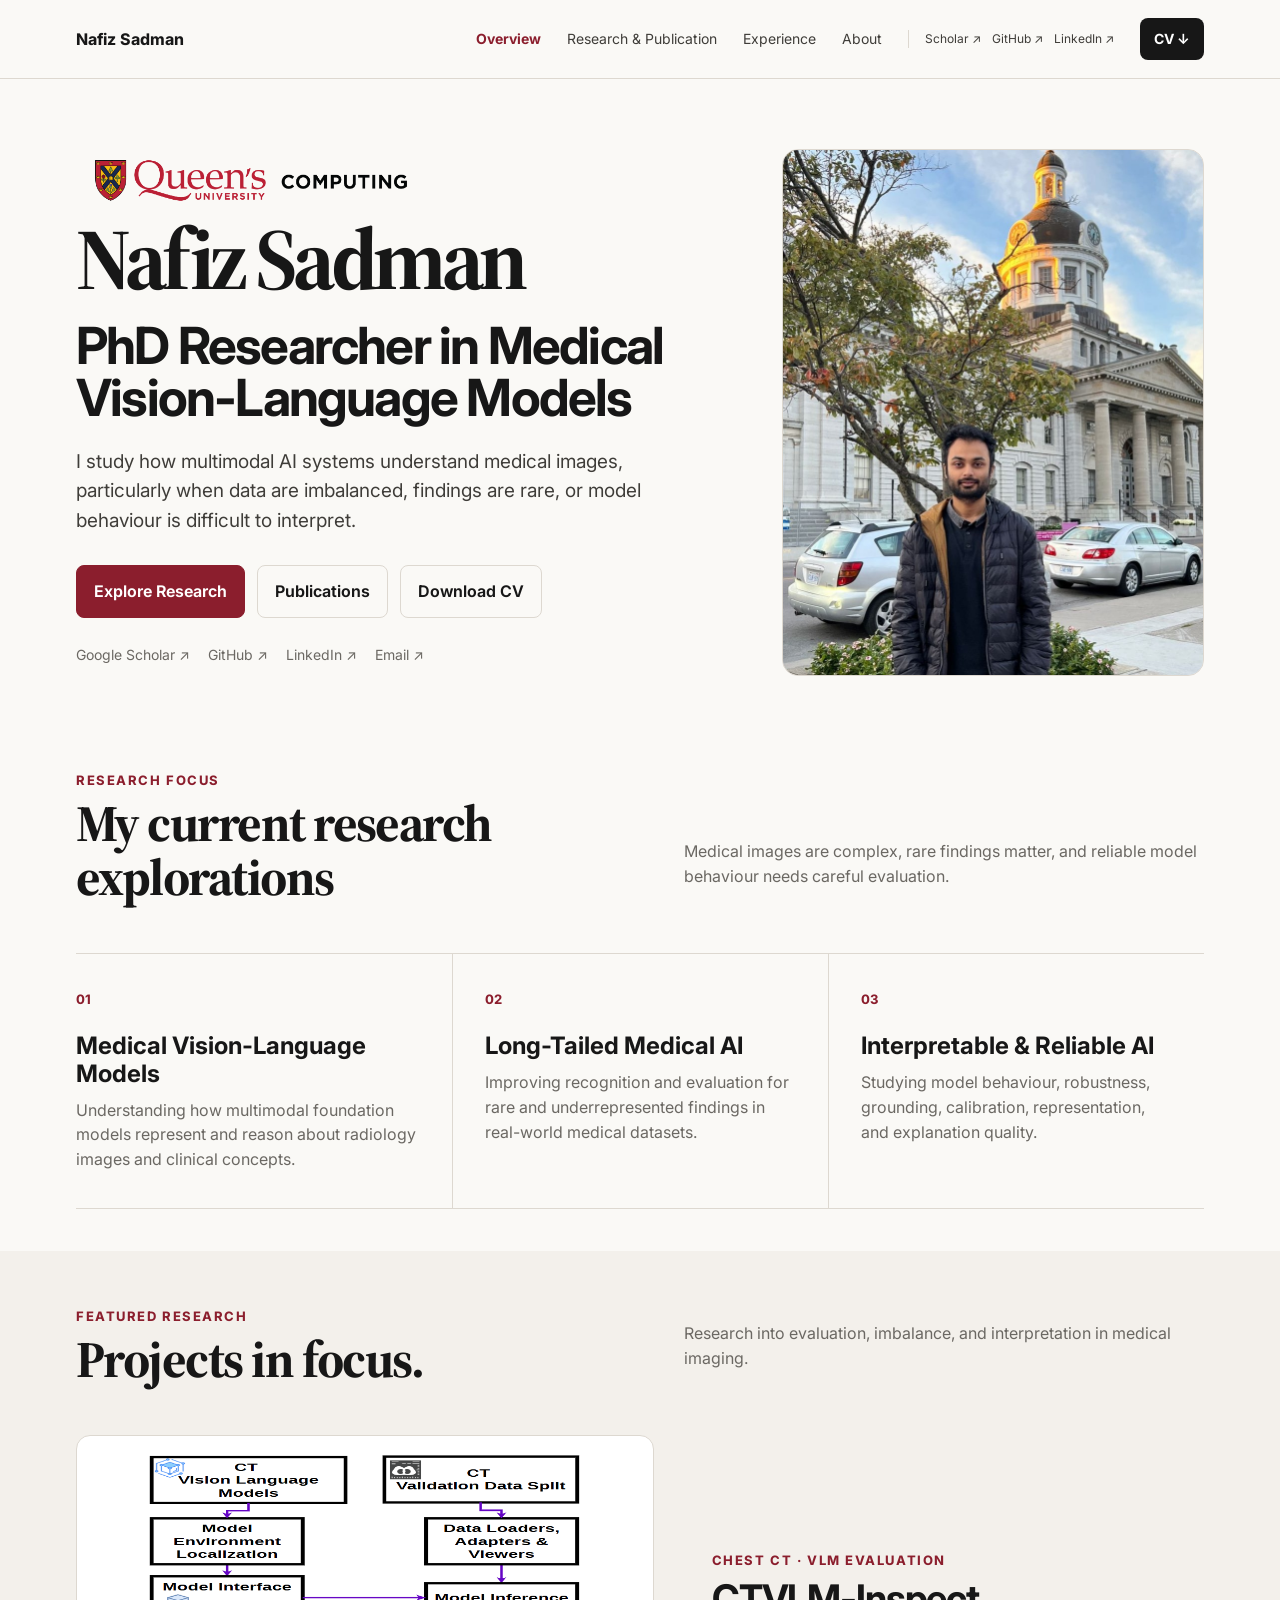
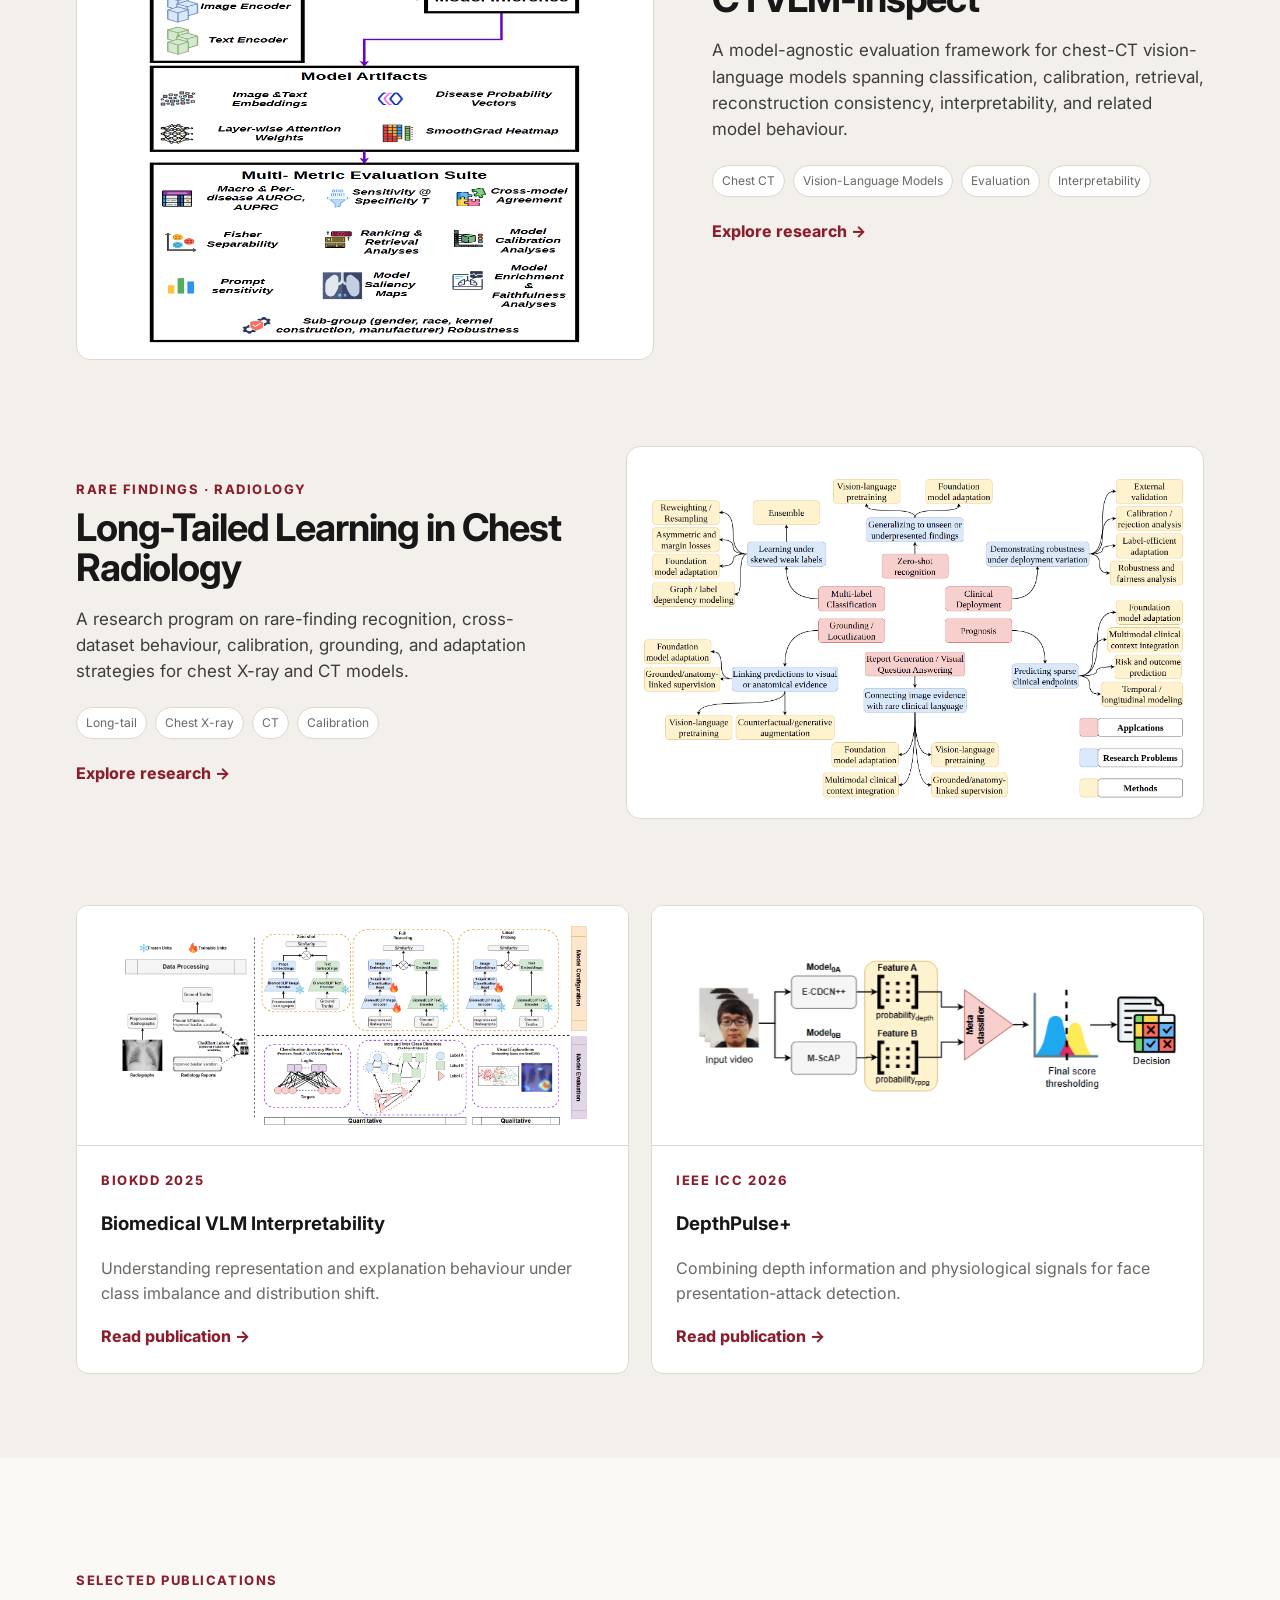
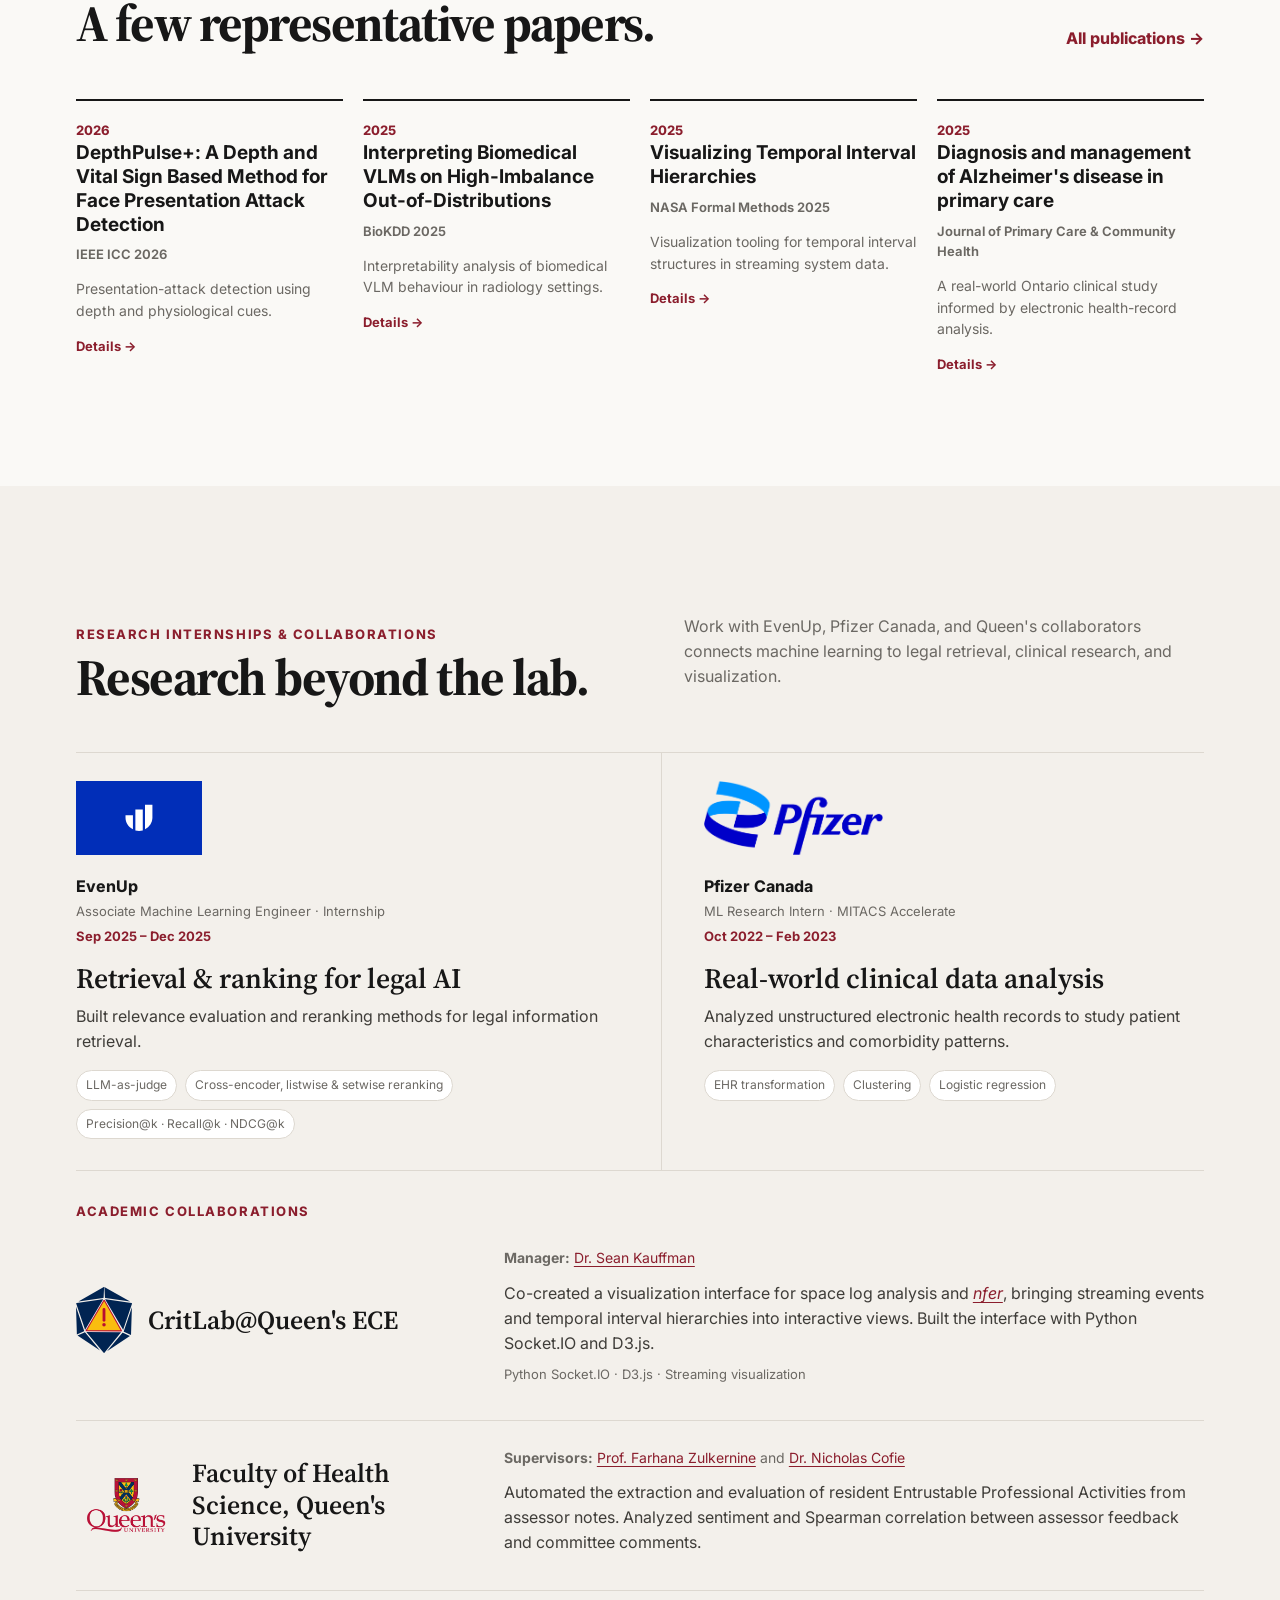
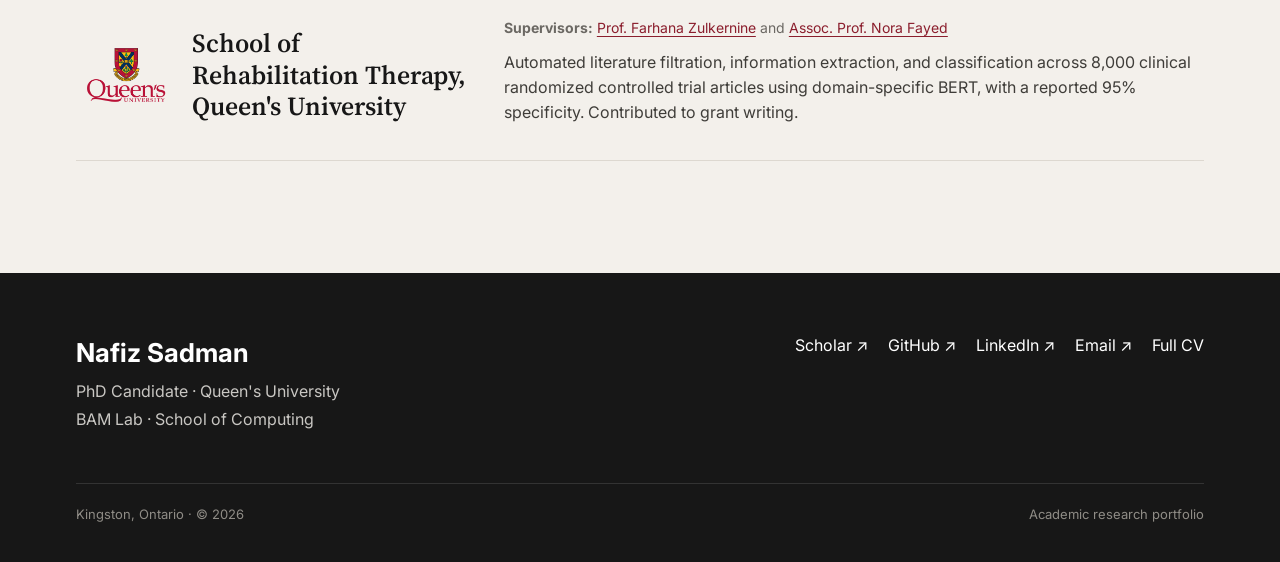
<file: index.html>
<!doctype html>
<html lang="en">
<head>
  <meta charset="utf-8">
  <meta name="viewport" content="width=device-width, initial-scale=1">
  <script>document.documentElement.classList.add('js')</script>
  <meta name="description" content="Nafiz Sadman is a PhD researcher in medical vision-language models, long-tailed radiology, and interpretable, reliable machine learning.">
  <title>Home — Nafiz Sadman</title>
  <link rel="preconnect" href="https://fonts.googleapis.com">
  <link rel="preconnect" href="https://fonts.gstatic.com" crossorigin>
  <link href="https://fonts.googleapis.com/css2?family=Inter:wght@400;500;600;700;800&family=Source+Serif+4:wght@500;600;700&display=swap" rel="stylesheet">
  <link rel="stylesheet" href="assets/styles.css">
</head>
<body>
<a class="skip-link" href="#main">Skip to content</a>
<nav aria-label="Primary"><div class="wrap nav">
  <a class="brand" href="index.html">Nafiz Sadman</a>
  <button class="menu" type="button" aria-controls="site-links" aria-expanded="false">Menu</button>
  <div class="navlinks" id="site-links">
    <a aria-current="page" href="index.html">Overview</a>
    <a data-page="research" href="research.html">Research &amp; Publication</a>
    <a data-page="experience" href="experience.html">Experience</a>
    <a data-page="about" href="about.html">About</a>
    <div class="utility-links">
      <a href="https://scholar.google.com/citations?user=M3FEjQsAAAAJ&amp;hl=en" target="_blank" rel="noopener noreferrer">Scholar ↗</a>
      <a href="https://github.com/Nafiz95" target="_blank" rel="noopener noreferrer">GitHub ↗</a>
      <a href="https://www.linkedin.com/in/nafiz-sadman/" target="_blank" rel="noopener noreferrer">LinkedIn ↗</a>
    </div>
    <a class="nav-cv" href="assets/cv.pdf" target="_blank" rel="noopener noreferrer" aria-label="Download CV PDF">CV ↓</a>
  </div>
</div></nav>
<main id="main">
<header class="hero"><div class="wrap hero-grid">
  <div>
    <div class="hero-affiliation"><img src="Queens-logo-lockup-computing-horz-digital-colour.png" alt="Queen's University Computing"></div>
    <h1 class="name serif">Nafiz Sadman</h1>
    <p class="role">PhD Researcher in Medical Vision-Language Models</p>
    <p class="lede">I study how multimodal AI systems understand medical images, particularly when data are imbalanced, findings are rare, or model behaviour is difficult to interpret.</p>
    <div class="buttons">
      <a class="btn primary" href="research.html">Explore Research</a>
      <a class="btn" href="research.html#publications">Publications</a>
      <a class="btn" href="assets/cv.pdf" target="_blank" rel="noopener noreferrer">Download CV</a>
    </div>
    <div class="social">
      <a href="https://scholar.google.com/citations?user=M3FEjQsAAAAJ&amp;hl=en" target="_blank" rel="noopener noreferrer">Google Scholar ↗</a>
      <a href="https://github.com/Nafiz95" target="_blank" rel="noopener noreferrer">GitHub ↗</a>
      <a href="https://www.linkedin.com/in/nafiz-sadman/" target="_blank" rel="noopener noreferrer">LinkedIn ↗</a>
      <a href="mailto:sadman.n@queensu.ca">Email ↗</a>
    </div>
  </div>
  <div class="portrait"><img src="gittu.jpg" alt="Nafiz Sadman outside a Queen's University building"></div>
</div></header>

<section id="research-focus"><div class="wrap">
  <div class="section-head"><div><div class="kicker">Research focus</div><h2 class="section-title serif">My current research explorations</h2></div><p class="section-copy">Medical images are complex, rare findings matter, and reliable model behaviour needs careful evaluation.</p></div>
  <div class="focus">
    <article class="focus-item"><span class="num">01</span><h3>Medical Vision-Language Models</h3><p>Understanding how multimodal foundation models represent and reason about radiology images and clinical concepts.</p></article>
    <article class="focus-item"><span class="num">02</span><h3>Long-Tailed Medical AI</h3><p>Improving recognition and evaluation for rare and underrepresented findings in real-world medical datasets.</p></article>
    <article class="focus-item"><span class="num">03</span><h3>Interpretable &amp; Reliable AI</h3><p>Studying model behaviour, robustness, grounding, calibration, representation, and explanation quality.</p></article>
  </div>
</div></section>

<section class="alt" id="featured-research"><div class="wrap">
  <div class="section-head"><div><div class="kicker">Featured research</div><h2 class="section-title serif">Projects in focus.</h2></div><p class="section-copy">Research into evaluation, imbalance, and interpretation in medical imaging.</p></div>
  <div class="feature">
    <div class="visual feature-visual feature-visual--portrait"><img src="ctvlm-inspect.png" loading="lazy" decoding="async" alt="CTVLM-Inspect workflow from chest CT model inputs to a multi-metric evaluation suite"></div>
    <div class="copy feature-copy"><div class="kicker">Chest CT · VLM evaluation</div><h3>CTVLM-Inspect</h3><p>A model-agnostic evaluation framework for chest-CT vision-language models spanning classification, calibration, retrieval, reconstruction consistency, interpretability, and related model behaviour.</p><div class="tags"><span class="tag">Chest CT</span><span class="tag">Vision-Language Models</span><span class="tag">Evaluation</span><span class="tag">Interpretability</span></div><a class="textlink" href="research.html#medical-vlms">Explore research →</a></div>
  </div>
  <div class="feature reverse">
    <div class="visual feature-visual feature-visual--landscape"><img src="longtail.png" loading="lazy" decoding="async" alt="Map of long-tailed radiology applications, research problems, and methods"></div>
    <div class="copy feature-copy"><div class="kicker">Rare findings · Radiology</div><h3>Long-Tailed Learning in Chest Radiology</h3><p>A research program on rare-finding recognition, cross-dataset behaviour, calibration, grounding, and adaptation strategies for chest X-ray and CT models.</p><div class="tags"><span class="tag">Long-tail</span><span class="tag">Chest X-ray</span><span class="tag">CT</span><span class="tag">Calibration</span></div><a class="textlink" href="research.html#long-tailed-ai">Explore research →</a></div>
  </div>
  <div class="mini-grid">
    <article class="mini"><div class="mini-visual"><img src="biomedclip.png" loading="lazy" decoding="async" alt="BiomedCLIP data-processing, model configuration, and evaluation diagram"></div><div class="mini-body"><div class="kicker">BioKDD 2025</div><h3>Biomedical VLM Interpretability</h3><p>Understanding representation and explanation behaviour under class imbalance and distribution shift.</p><a class="textlink" href="research.html#pub-biomedclip">Read publication →</a></div></article>
    <article class="mini"><div class="mini-visual"><img src="depthpulse.png" loading="lazy" decoding="async" alt="DepthPulse+ method combining depth and physiological model outputs for a final decision"></div><div class="mini-body"><div class="kicker">IEEE ICC 2026</div><h3>DepthPulse+</h3><p>Combining depth information and physiological signals for face presentation-attack detection.</p><a class="textlink" href="research.html#pub-depthpulse">Read publication →</a></div></article>
  </div>
</div></section>

<section id="selected-publications"><div class="wrap">
  <div class="section-head"><div><div class="kicker">Selected publications</div><h2 class="section-title serif">A few representative papers.</h2></div><a class="textlink" href="research.html#publications">All publications →</a></div>
  <div class="pubs">
    <article class="pub"><span class="pub-year">2026</span><h3>DepthPulse+: A Depth and Vital Sign Based Method for Face Presentation Attack Detection</h3><div class="venue">IEEE ICC 2026</div><p>Presentation-attack detection using depth and physiological cues.</p><div class="links"><a href="research.html#pub-depthpulse">Details →</a></div></article>
    <article class="pub"><span class="pub-year">2025</span><h3>Interpreting Biomedical VLMs on High-Imbalance Out-of-Distributions</h3><div class="venue">BioKDD 2025</div><p>Interpretability analysis of biomedical VLM behaviour in radiology settings.</p><div class="links"><a href="research.html#pub-biomedclip">Details →</a></div></article>
    <article class="pub"><span class="pub-year">2025</span><h3>Visualizing Temporal Interval Hierarchies</h3><div class="venue">NASA Formal Methods 2025</div><p>Visualization tooling for temporal interval structures in streaming system data.</p><div class="links"><a href="research.html#pub-temporal">Details →</a></div></article>
    <article class="pub"><span class="pub-year">2025</span><h3>Diagnosis and management of Alzheimer's disease in primary care</h3><div class="venue">Journal of Primary Care &amp; Community Health</div><p>A real-world Ontario clinical study informed by electronic health-record analysis.</p><div class="links"><a href="research.html#pub-alzheimers">Details →</a></div></article>
  </div>
</div></section>

<section class="alt" id="research-to-practice"><div class="wrap">
  <div class="section-head"><div><div class="kicker">Research internships &amp; collaborations</div><h2 class="section-title serif">Research beyond the lab.</h2></div><p class="section-copy">Work with EvenUp, Pfizer Canada, and Queen's collaborators connects machine learning to legal retrieval, clinical research, and visualization.</p></div>
  <div class="internship-grid">
    <article class="internship">
      <div class="internship-logo"><img src="evenup.svg" loading="lazy" decoding="async" alt="EvenUp logo"></div>
      <div class="org">EvenUp</div><div class="internship-role">Associate Machine Learning Engineer · Internship</div>
      <div class="internship-date"><time datetime="2025-09">Sep 2025</time> &ndash; <time datetime="2025-12">Dec 2025</time></div>
      <h3>Retrieval &amp; ranking for legal AI</h3><p>Built relevance evaluation and reranking methods for legal information retrieval.</p>
      <ul class="internship-keywords"><li>LLM-as-judge</li><li>Cross-encoder, listwise &amp; setwise reranking</li><li>Precision@k · Recall@k · NDCG@k</li></ul>
    </article>
    <article class="internship">
      <div class="internship-logo"><img src="pfizer canada.png" loading="lazy" decoding="async" alt="Pfizer logo"></div>
      <div class="org">Pfizer Canada</div><div class="internship-role">ML Research Intern · MITACS Accelerate</div>
      <div class="internship-date"><time datetime="2022-10">Oct 2022</time> &ndash; <time datetime="2023-02">Feb 2023</time></div>
      <h3>Real-world clinical data analysis</h3><p>Analyzed unstructured electronic health records to study patient characteristics and comorbidity patterns.</p>
      <ul class="internship-keywords"><li>EHR transformation</li><li>Clustering</li><li>Logistic regression</li></ul>
    </article>
  </div>
  <div class="academic-collaborations">
    <div class="kicker">Academic collaborations</div>
    <article class="academic-collaboration">
      <div class="collaboration-brand"><img src="critlablogo.svg" loading="lazy" decoding="async" alt="CritLab logo"><h3>CritLab@Queen's ECE</h3></div>
      <div><p class="collaboration-manager"><strong>Manager:</strong> <a href="https://seanmk.com/">Dr. Sean Kauffman</a></p><p>Co-created a visualization interface for space log analysis and <a href="https://nfer.io/"><em>nfer</em></a>, bringing streaming events and temporal interval hierarchies into interactive views. Built the interface with Python Socket.IO and D3.js.</p><p class="collaboration-methods">Python Socket.IO · D3.js · Streaming visualization</p></div>
    </article>
    <article class="academic-collaboration">
      <div class="collaboration-brand"><img class="queens-collaboration-logo" src="QueensLogo_colour.png" loading="lazy" decoding="async" alt="Queen's University logo"><h3>Faculty of Health Science, Queen's University</h3></div>
      <div><p class="collaboration-supervisors"><strong>Supervisors:</strong> <a href="https://bamlab.ca/team/director">Prof. Farhana Zulkernine</a> and <a href="https://healthsci.queensu.ca/opdes/directory/nicholas-cofie">Dr. Nicholas Cofie</a></p><p>Automated the extraction and evaluation of resident Entrustable Professional Activities from assessor notes. Analyzed sentiment and Spearman correlation between assessor feedback and committee comments.</p></div>
    </article>
    <article class="academic-collaboration">
      <div class="collaboration-brand"><img class="queens-collaboration-logo" src="QueensLogo_colour.png" loading="lazy" decoding="async" alt="Queen's University logo"><h3>School of Rehabilitation Therapy, Queen's University</h3></div>
      <div><p class="collaboration-supervisors"><strong>Supervisors:</strong> <a href="https://bamlab.ca/team/director">Prof. Farhana Zulkernine</a> and <a href="https://rehab.queensu.ca/nora-fayed">Assoc. Prof. Nora Fayed</a></p><p>Automated literature filtration, information extraction, and classification across 8,000 clinical randomized controlled trial articles using domain-specific BERT, with a reported 95% specificity. Contributed to grant writing.</p></div>
    </article>
  </div>
</div></section>

<!-- Research Journey and Now are reserved for the About page.
<section id="journey"><div class="wrap">
  <div class="section-head"><div><div class="kicker">Research journey</div><h2 class="section-title serif">A trajectory, not a résumé timeline.</h2></div><p class="section-copy">From applied machine learning to evaluation and interpretation in medical AI.</p></div>
  <div class="timeline">
    <article class="milestone"><span class="dot" aria-hidden="true"></span><strong>2019</strong><h3>Machine learning engineering</h3><p>Applied ML, NLP, reinforcement learning, and speech systems.</p></article>
    <article class="milestone"><span class="dot" aria-hidden="true"></span><strong>2022</strong><h3>Queen's + MSc</h3><p>Cybersecurity, biometrics, depth, rPPG, and presentation-attack detection.</p></article>
    <article class="milestone"><span class="dot" aria-hidden="true"></span><strong>2023</strong><h3>Biomedical &amp; clinical AI</h3><p>Cross-disciplinary work with health-science collaborators and Pfizer Canada.</p></article>
    <article class="milestone"><span class="dot" aria-hidden="true"></span><strong>2025</strong><h3>VLMs, retrieval &amp; visualization</h3><p>BioKDD, NFM, biomedical VLM interpretability, and EvenUp.</p></article>
    <article class="milestone"><span class="dot" aria-hidden="true"></span><strong>2026</strong><h3>Medical VLM evaluation</h3><p>Chest CT, long-tail radiology, and reliable multimodal AI.</p></article>
  </div>
</div></section>

<section style="padding-top:20px"><div class="wrap"><div class="now"><h2 class="serif">Now</h2><ul><li>Chest-radiology VLM evaluation</li><li>Long-tailed medical AI</li><li>PhD thesis research</li></ul></div></div></section>
-->

</main>
<footer><div class="wrap">
  <div class="foot"><div>
    <h2>Nafiz Sadman</h2>
    <p>PhD Candidate · Queen's University</p>
    <p>BAM Lab · School of Computing</p>
  </div><div class="footlinks">
    <a href="https://scholar.google.com/citations?user=M3FEjQsAAAAJ&amp;hl=en" target="_blank" rel="noopener noreferrer">Scholar ↗</a>
    <a href="https://github.com/Nafiz95" target="_blank" rel="noopener noreferrer">GitHub ↗</a>
    <a href="https://www.linkedin.com/in/nafiz-sadman/" target="_blank" rel="noopener noreferrer">LinkedIn ↗</a>
    <a href="mailto:sadman.n@queensu.ca">Email ↗</a>
    <a href="cv.html">Full CV</a>
  </div></div>
  <div class="copyright"><span>Kingston, Ontario · © 2026</span><span>Academic research portfolio</span></div>
</div></footer>
<script src="assets/site.js"></script>
</body>
</html>
</file>
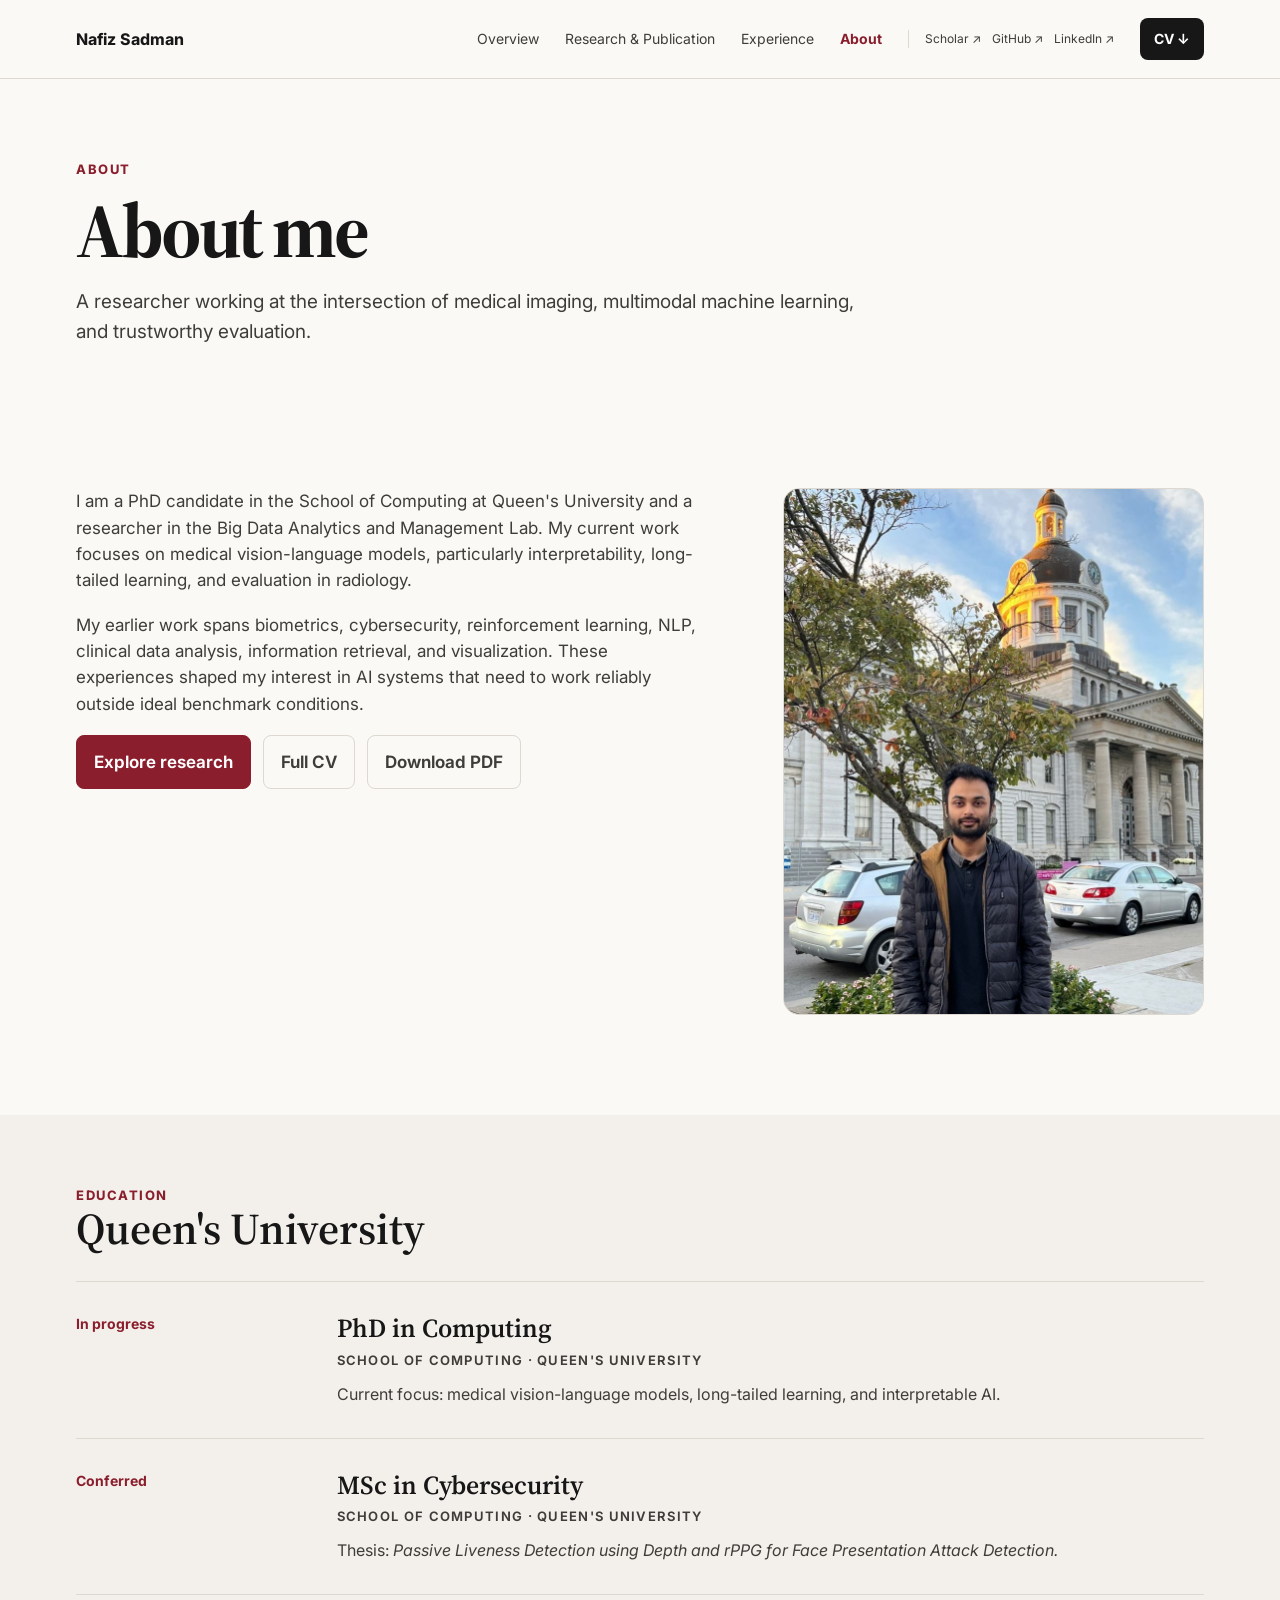
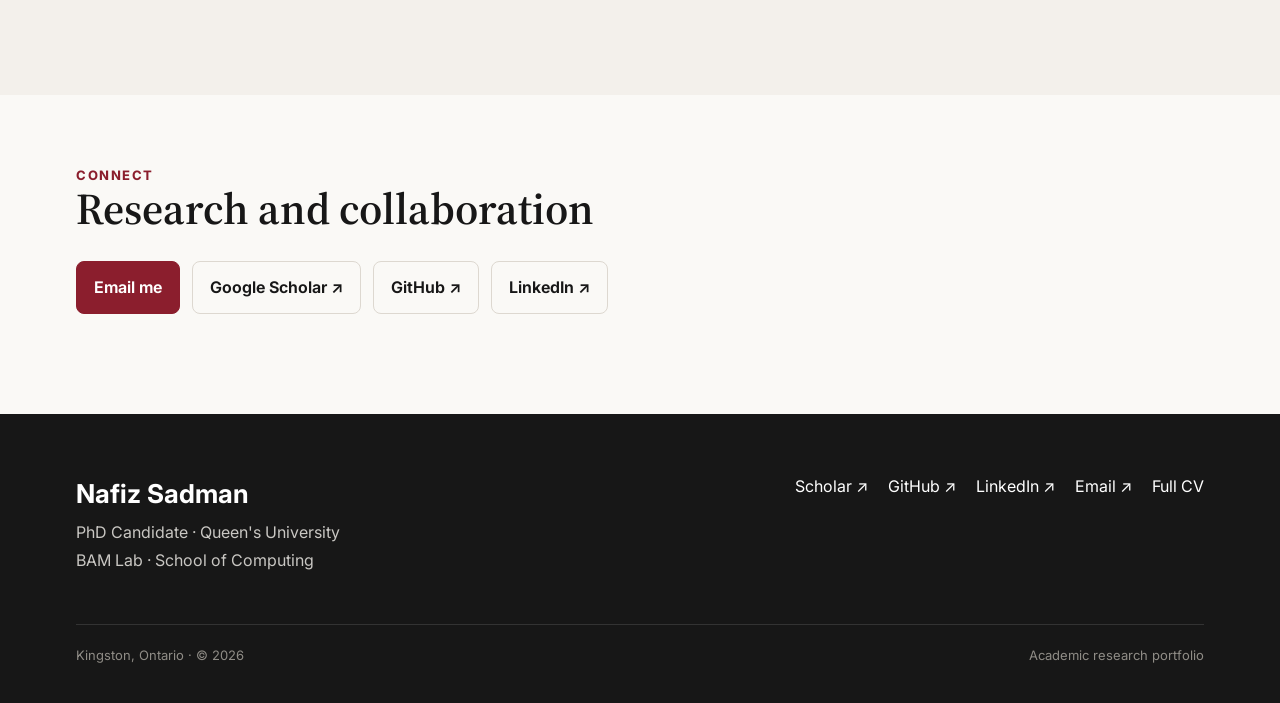
<file: about.html>
<!doctype html>
<html lang="en">
<head>
  <meta charset="utf-8">
  <meta name="viewport" content="width=device-width, initial-scale=1">
  <meta name="description" content="About Nafiz Sadman, a Queen's University PhD candidate researching medical vision-language models and reliable AI.">
  <title>About — Nafiz Sadman</title>
  <link rel="preconnect" href="https://fonts.googleapis.com">
  <link rel="preconnect" href="https://fonts.gstatic.com" crossorigin>
  <link href="https://fonts.googleapis.com/css2?family=Inter:wght@400;500;600;700;800&family=Source+Serif+4:wght@500;600;700&display=swap" rel="stylesheet">
  <link rel="stylesheet" href="assets/styles.css">
</head>
<body>
<a class="skip-link" href="#main">Skip to content</a>
<nav aria-label="Primary"><div class="wrap nav">
  <a class="brand" href="index.html">Nafiz Sadman</a>
  <button class="menu" type="button" aria-controls="site-links" aria-expanded="false">Menu</button>
  <div class="navlinks" id="site-links">
    <a data-page="home" href="index.html">Overview</a>
    <a data-page="research" href="research.html">Research &amp; Publication</a>
    <a data-page="experience" href="experience.html">Experience</a>
    <a aria-current="page" href="about.html">About</a>
    <div class="utility-links">
      <a href="https://scholar.google.com/citations?user=M3FEjQsAAAAJ&amp;hl=en" target="_blank" rel="noopener noreferrer">Scholar ↗</a>
      <a href="https://github.com/Nafiz95" target="_blank" rel="noopener noreferrer">GitHub ↗</a>
      <a href="https://www.linkedin.com/in/nafiz-sadman/" target="_blank" rel="noopener noreferrer">LinkedIn ↗</a>
    </div>
    <a class="nav-cv" href="assets/cv.pdf" target="_blank" rel="noopener noreferrer" aria-label="Download CV PDF">CV ↓</a>
  </div>
</div></nav>
<main id="main">
<header class="page-hero"><div class="wrap"><div class="kicker">About</div><h1 class="page-title">About me</h1><p class="page-lede">A researcher working at the intersection of medical imaging, multimodal machine learning, and trustworthy evaluation.</p></div></header>
<section class="page-section"><div class="wrap about-grid">
  <div class="prose"><p>I am a PhD candidate in the School of Computing at Queen's University and a researcher in the Big Data Analytics and Management Lab. My current work focuses on medical vision-language models, particularly interpretability, long-tailed learning, and evaluation in radiology.</p>
  <p>My earlier work spans biometrics, cybersecurity, reinforcement learning, NLP, clinical data analysis, information retrieval, and visualization. These experiences shaped my interest in AI systems that need to work reliably outside ideal benchmark conditions.</p>
  <div class="buttons"><a class="btn primary" href="research.html">Explore research</a><a class="btn" href="cv.html">Full CV</a><a class="btn" href="assets/cv.pdf" target="_blank" rel="noopener noreferrer">Download PDF</a></div>
  </div>
  <div class="portrait"><img src="gittu.jpg" alt="Nafiz Sadman outside a Queen's University building"></div>
</div></section>
<section class="page-section alt"><div class="wrap">
  <div class="kicker">Education</div><h2 class="section-subtitle">Queen's University</h2>
  <div class="entry-list">
    <article class="entry"><div class="entry-date">In progress</div><div><h3>PhD in Computing</h3><div class="org">School of Computing · Queen's University</div><p>Current focus: medical vision-language models, long-tailed learning, and interpretable AI.</p></div></article>
    <article class="entry"><div class="entry-date">Conferred</div><div><h3>MSc in Cybersecurity</h3><div class="org">School of Computing · Queen's University</div><p>Thesis: <em>Passive Liveness Detection using Depth and rPPG for Face Presentation Attack Detection.</em></p></div></article>
  </div>
</div></section>
<section class="page-section"><div class="wrap">
  <div class="kicker">Connect</div><h2 class="section-subtitle">Research and collaboration</h2>
  <div class="buttons"><a class="btn primary" href="mailto:sadman.n@queensu.ca">Email me</a><a class="btn" href="https://scholar.google.com/citations?user=M3FEjQsAAAAJ&amp;hl=en" target="_blank" rel="noopener noreferrer">Google Scholar ↗</a><a class="btn" href="https://github.com/Nafiz95" target="_blank" rel="noopener noreferrer">GitHub ↗</a><a class="btn" href="https://www.linkedin.com/in/nafiz-sadman/" target="_blank" rel="noopener noreferrer">LinkedIn ↗</a></div>
</div></section>
</main>
<footer><div class="wrap">
  <div class="foot"><div>
    <h2>Nafiz Sadman</h2>
    <p>PhD Candidate · Queen's University</p>
    <p>BAM Lab · School of Computing</p>
  </div><div class="footlinks">
    <a href="https://scholar.google.com/citations?user=M3FEjQsAAAAJ&amp;hl=en" target="_blank" rel="noopener noreferrer">Scholar ↗</a>
    <a href="https://github.com/Nafiz95" target="_blank" rel="noopener noreferrer">GitHub ↗</a>
    <a href="https://www.linkedin.com/in/nafiz-sadman/" target="_blank" rel="noopener noreferrer">LinkedIn ↗</a>
    <a href="mailto:sadman.n@queensu.ca">Email ↗</a>
    <a href="cv.html">Full CV</a>
  </div></div>
  <div class="copyright"><span>Kingston, Ontario · © 2026</span><span>Academic research portfolio</span></div>
</div></footer>
<script src="assets/site.js"></script>
</body>
</html>
</file>
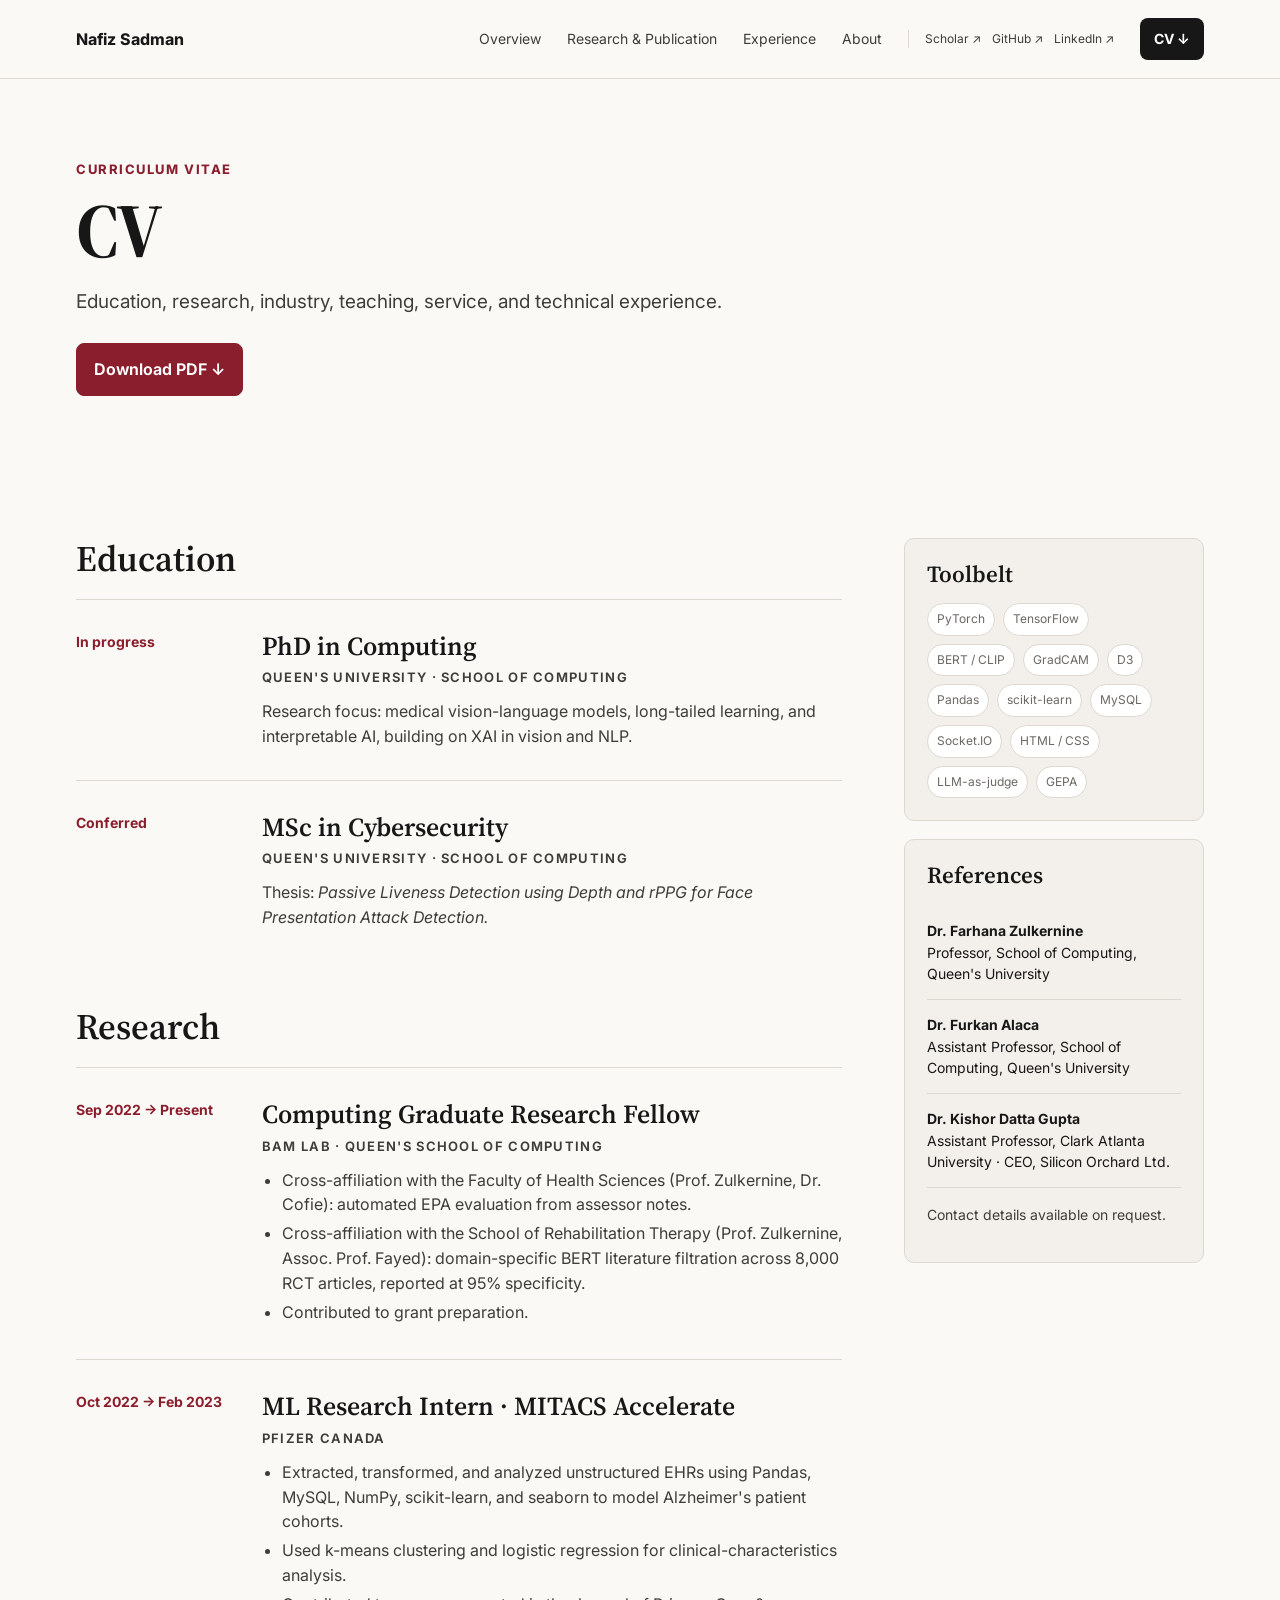
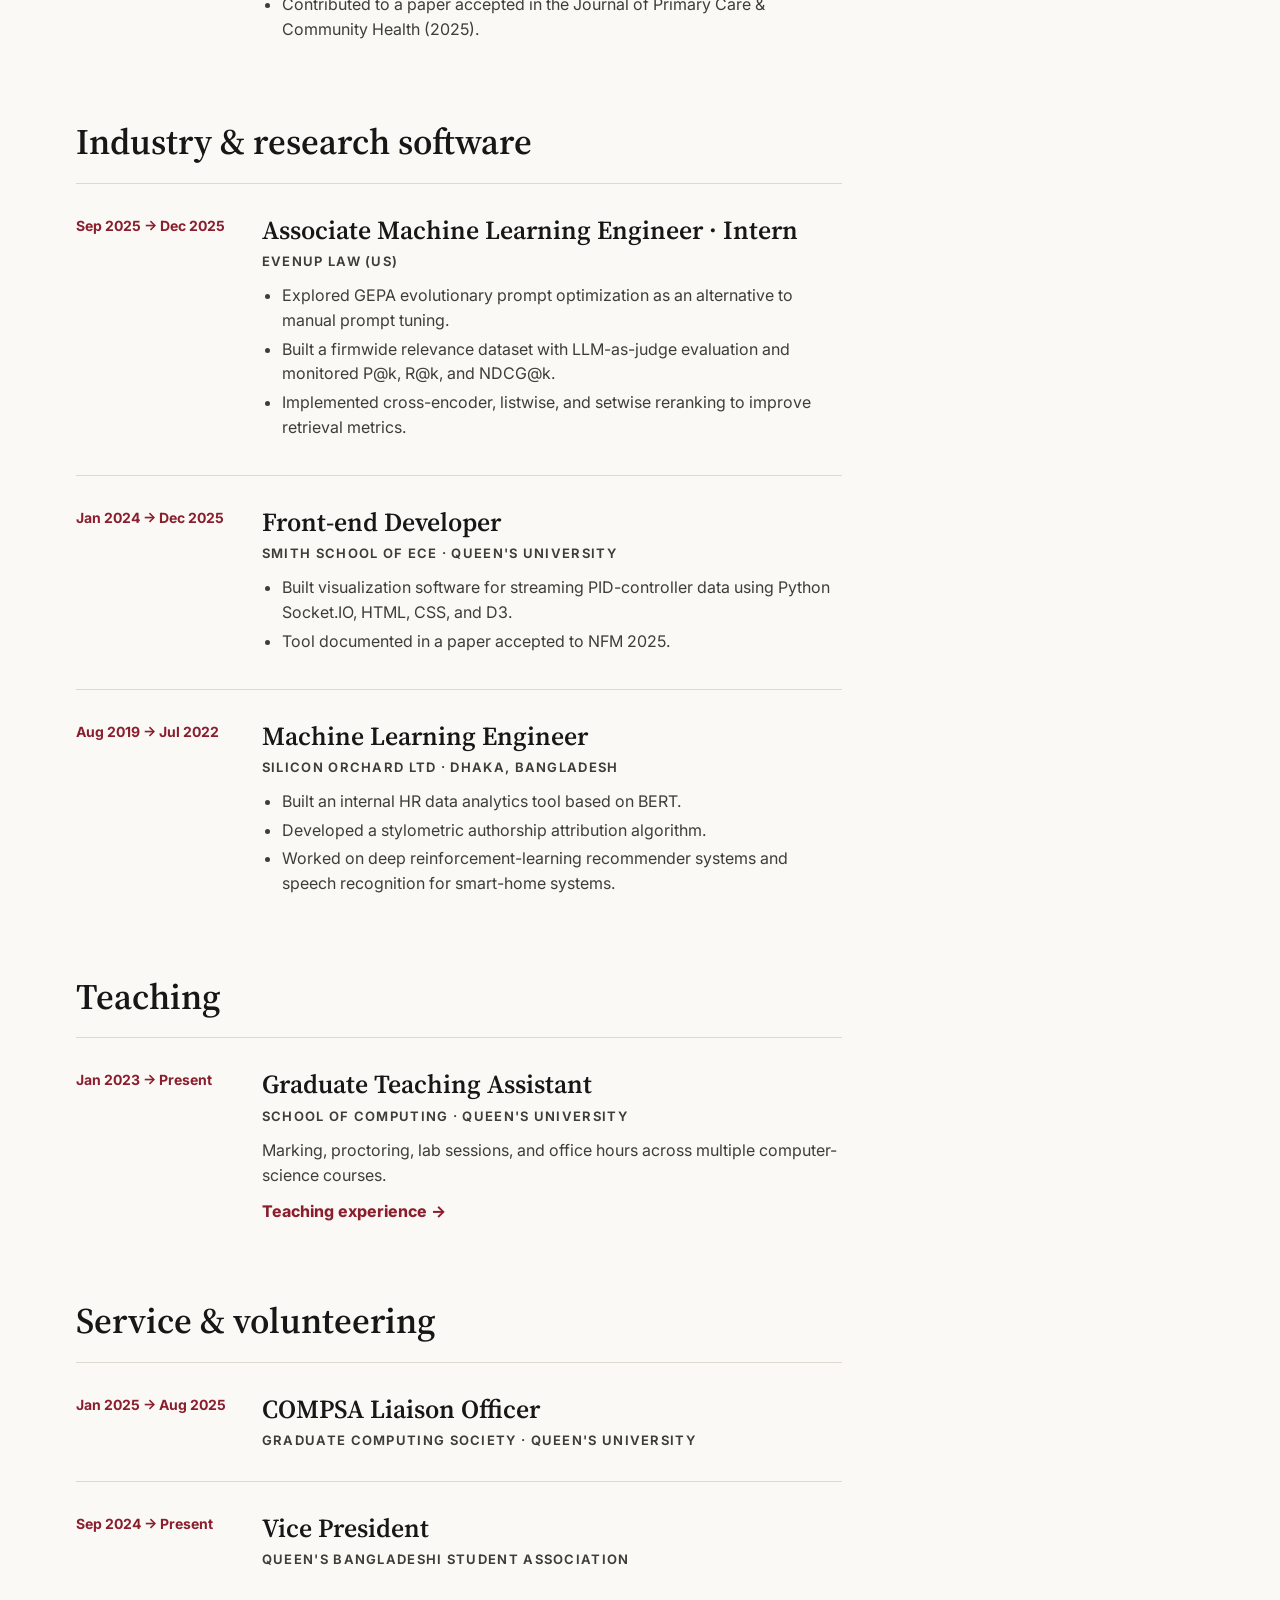
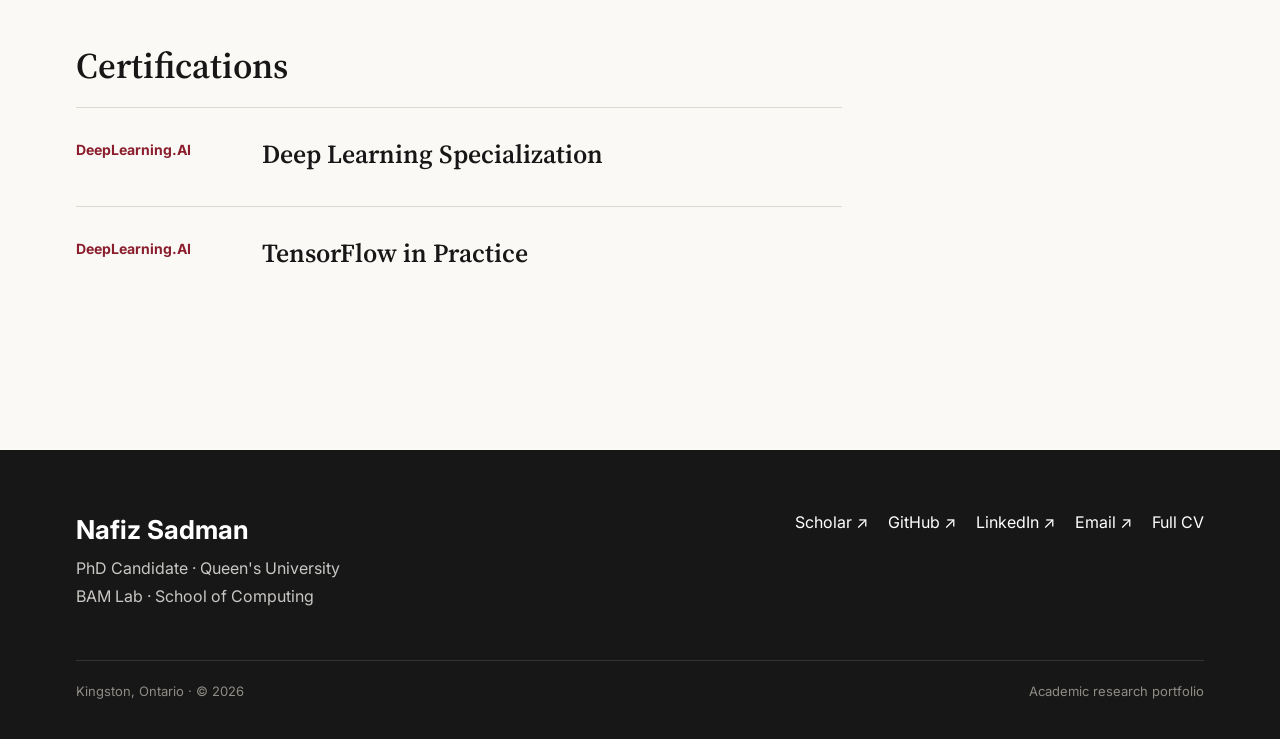
<file: cv.html>
<!doctype html>
<html lang="en">
<head>
  <meta charset="utf-8">
  <meta name="viewport" content="width=device-width, initial-scale=1">
  <meta name="description" content="Curriculum vitae of Nafiz Sadman: education, research, industry, teaching, service, and technical experience.">
  <title>CV — Nafiz Sadman</title>
  <link rel="preconnect" href="https://fonts.googleapis.com">
  <link rel="preconnect" href="https://fonts.gstatic.com" crossorigin>
  <link href="https://fonts.googleapis.com/css2?family=Inter:wght@400;500;600;700;800&family=Source+Serif+4:wght@500;600;700&display=swap" rel="stylesheet">
  <link rel="stylesheet" href="assets/styles.css">
</head>
<body>
<a class="skip-link" href="#main">Skip to content</a>
<nav aria-label="Primary"><div class="wrap nav">
  <a class="brand" href="index.html">Nafiz Sadman</a>
  <button class="menu" type="button" aria-controls="site-links" aria-expanded="false">Menu</button>
  <div class="navlinks" id="site-links">
    <a data-page="home" href="index.html">Overview</a>
    <a data-page="research" href="research.html">Research &amp; Publication</a>
    <a data-page="experience" href="experience.html">Experience</a>
    <a data-page="about" href="about.html">About</a>
    <div class="utility-links">
      <a href="https://scholar.google.com/citations?user=M3FEjQsAAAAJ&amp;hl=en" target="_blank" rel="noopener noreferrer">Scholar ↗</a>
      <a href="https://github.com/Nafiz95" target="_blank" rel="noopener noreferrer">GitHub ↗</a>
      <a href="https://www.linkedin.com/in/nafiz-sadman/" target="_blank" rel="noopener noreferrer">LinkedIn ↗</a>
    </div>
    <a class="nav-cv" href="assets/cv.pdf" target="_blank" rel="noopener noreferrer" aria-label="Download CV PDF">CV ↓</a>
  </div>
</div></nav>
<main id="main">
<header class="page-hero"><div class="wrap"><div class="kicker">Curriculum vitae</div><h1 class="page-title">CV</h1><p class="page-lede">Education, research, industry, teaching, service, and technical experience.</p><div class="buttons"><a class="btn primary" href="assets/cv.pdf" target="_blank" rel="noopener noreferrer">Download PDF ↓</a></div></div></header>
<section class="page-section"><div class="wrap cv-layout"><div>
  <div class="cv-section"><h2>Education</h2><div class="entry-list">
    <article class="entry"><div class="entry-date">In progress</div><div><h3>PhD in Computing</h3><div class="org">Queen's University · School of Computing</div><p>Research focus: medical vision-language models, long-tailed learning, and interpretable AI, building on XAI in vision and NLP.</p></div></article>
    <article class="entry"><div class="entry-date">Conferred</div><div><h3>MSc in Cybersecurity</h3><div class="org">Queen's University · School of Computing</div><p>Thesis: <em>Passive Liveness Detection using Depth and rPPG for Face Presentation Attack Detection.</em></p></div></article>
  </div></div>
  <div class="cv-section"><h2>Research</h2><div class="entry-list">
    <article class="entry"><div class="entry-date">Sep 2022 → Present</div><div><h3>Computing Graduate Research Fellow</h3><div class="org">BAM Lab · Queen's School of Computing</div><ul><li>Cross-affiliation with the Faculty of Health Sciences (Prof. Zulkernine, Dr. Cofie): automated EPA evaluation from assessor notes.</li><li>Cross-affiliation with the School of Rehabilitation Therapy (Prof. Zulkernine, Assoc. Prof. Fayed): domain-specific BERT literature filtration across 8,000 RCT articles, reported at 95% specificity.</li><li>Contributed to grant preparation.</li></ul></div></article>
    <article class="entry"><div class="entry-date">Oct 2022 → Feb 2023</div><div><h3>ML Research Intern · MITACS Accelerate</h3><div class="org">Pfizer Canada</div><ul><li>Extracted, transformed, and analyzed unstructured EHRs using Pandas, MySQL, NumPy, scikit-learn, and seaborn to model Alzheimer's patient cohorts.</li><li>Used k-means clustering and logistic regression for clinical-characteristics analysis.</li><li>Contributed to a paper accepted in the Journal of Primary Care &amp; Community Health (2025).</li></ul></div></article>
  </div></div>
  <div class="cv-section"><h2>Industry &amp; research software</h2><div class="entry-list">
    <article class="entry"><div class="entry-date">Sep 2025 → Dec 2025</div><div><h3>Associate Machine Learning Engineer · Intern</h3><div class="org">EvenUp Law (US)</div><ul><li>Explored GEPA evolutionary prompt optimization as an alternative to manual prompt tuning.</li><li>Built a firmwide relevance dataset with LLM-as-judge evaluation and monitored P@k, R@k, and NDCG@k.</li><li>Implemented cross-encoder, listwise, and setwise reranking to improve retrieval metrics.</li></ul></div></article>
    <article class="entry"><div class="entry-date">Jan 2024 → Dec 2025</div><div><h3>Front-end Developer</h3><div class="org">Smith School of ECE · Queen's University</div><ul><li>Built visualization software for streaming PID-controller data using Python Socket.IO, HTML, CSS, and D3.</li><li>Tool documented in a paper accepted to NFM 2025.</li></ul></div></article>
    <article class="entry"><div class="entry-date">Aug 2019 → Jul 2022</div><div><h3>Machine Learning Engineer</h3><div class="org">Silicon Orchard Ltd · Dhaka, Bangladesh</div><ul><li>Built an internal HR data analytics tool based on BERT.</li><li>Developed a stylometric authorship attribution algorithm.</li><li>Worked on deep reinforcement-learning recommender systems and speech recognition for smart-home systems.</li></ul></div></article>
  </div></div>
  <div class="cv-section"><h2>Teaching</h2><div class="entry-list">
    <article class="entry"><div class="entry-date">Jan 2023 → Present</div><div><h3>Graduate Teaching Assistant</h3><div class="org">School of Computing · Queen's University</div><p>Marking, proctoring, lab sessions, and office hours across multiple computer-science courses.</p><p><a class="textlink" href="experience.html#teaching-experience">Teaching experience →</a></p></div></article>
  </div></div>
  <div class="cv-section"><h2>Service &amp; volunteering</h2><div class="entry-list">
    <article class="entry"><div class="entry-date">Jan 2025 → Aug 2025</div><div><h3>COMPSA Liaison Officer</h3><div class="org">Graduate Computing Society · Queen's University</div></div></article>
    <article class="entry"><div class="entry-date">Sep 2024 → Present</div><div><h3>Vice President</h3><div class="org">Queen's Bangladeshi Student Association</div></div></article>
  </div></div>
  <div class="cv-section"><h2>Certifications</h2><div class="entry-list">
    <article class="entry"><div class="entry-date">DeepLearning.AI</div><div><h3>Deep Learning Specialization</h3></div></article>
    <article class="entry"><div class="entry-date">DeepLearning.AI</div><div><h3>TensorFlow in Practice</h3></div></article>
  </div></div>
</div><aside class="cv-aside">
  <div class="cv-panel"><h2>Toolbelt</h2><div class="tags"><span class="tag">PyTorch</span><span class="tag">TensorFlow</span><span class="tag">BERT / CLIP</span><span class="tag">GradCAM</span><span class="tag">D3</span><span class="tag">Pandas</span><span class="tag">scikit-learn</span><span class="tag">MySQL</span><span class="tag">Socket.IO</span><span class="tag">HTML / CSS</span><span class="tag">LLM-as-judge</span><span class="tag">GEPA</span></div></div>
  <div class="cv-panel"><h2>References</h2><ul class="simple-list"><li><strong>Dr. Farhana Zulkernine</strong><br>Professor, School of Computing, Queen's University</li><li><strong>Dr. Furkan Alaca</strong><br>Assistant Professor, School of Computing, Queen's University</li><li><strong>Dr. Kishor Datta Gupta</strong><br>Assistant Professor, Clark Atlanta University · CEO, Silicon Orchard Ltd.</li></ul><p>Contact details available on request.</p></div>
</aside></div></section>
</main>
<footer><div class="wrap">
  <div class="foot"><div>
    <h2>Nafiz Sadman</h2>
    <p>PhD Candidate · Queen's University</p>
    <p>BAM Lab · School of Computing</p>
  </div><div class="footlinks">
    <a href="https://scholar.google.com/citations?user=M3FEjQsAAAAJ&amp;hl=en" target="_blank" rel="noopener noreferrer">Scholar ↗</a>
    <a href="https://github.com/Nafiz95" target="_blank" rel="noopener noreferrer">GitHub ↗</a>
    <a href="https://www.linkedin.com/in/nafiz-sadman/" target="_blank" rel="noopener noreferrer">LinkedIn ↗</a>
    <a href="mailto:sadman.n@queensu.ca">Email ↗</a>
    <a href="cv.html">Full CV</a>
  </div></div>
  <div class="copyright"><span>Kingston, Ontario · © 2026</span><span>Academic research portfolio</span></div>
</div></footer>
<script src="assets/site.js"></script>
</body>
</html>
</file>
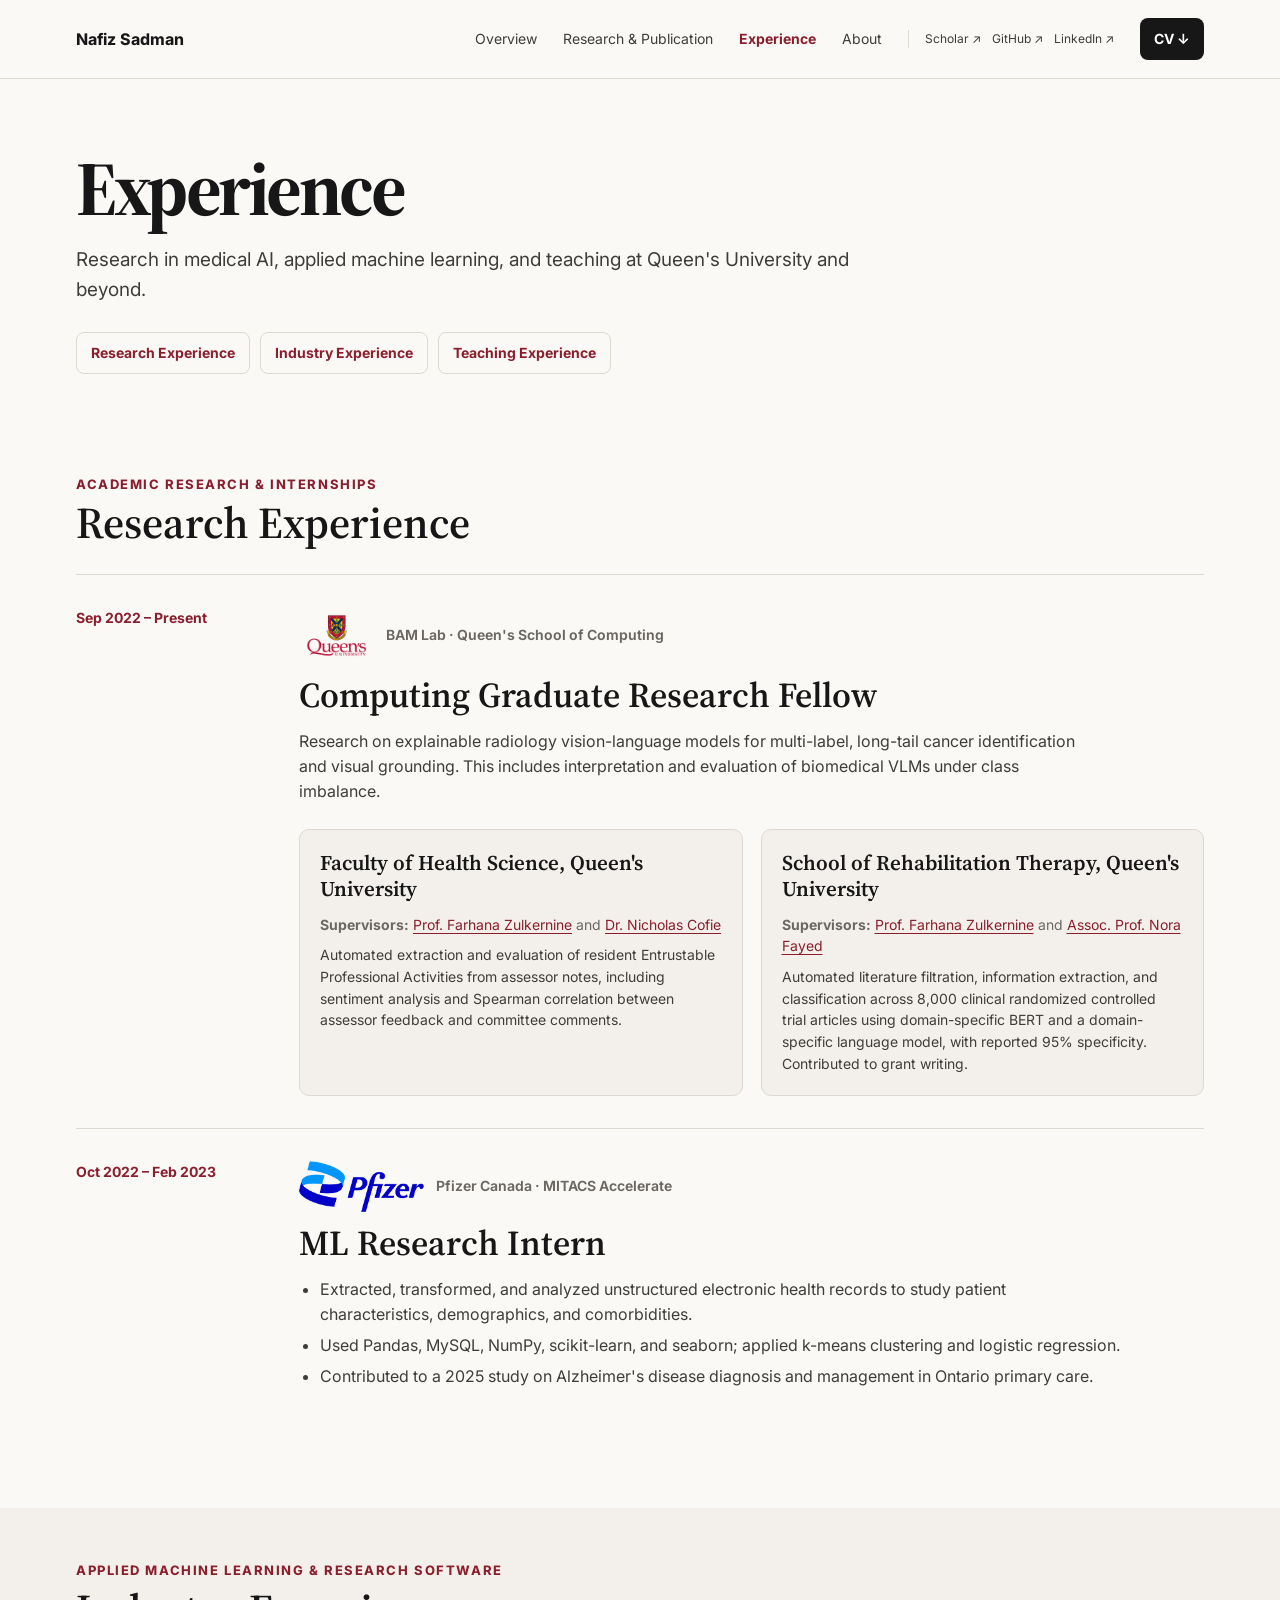
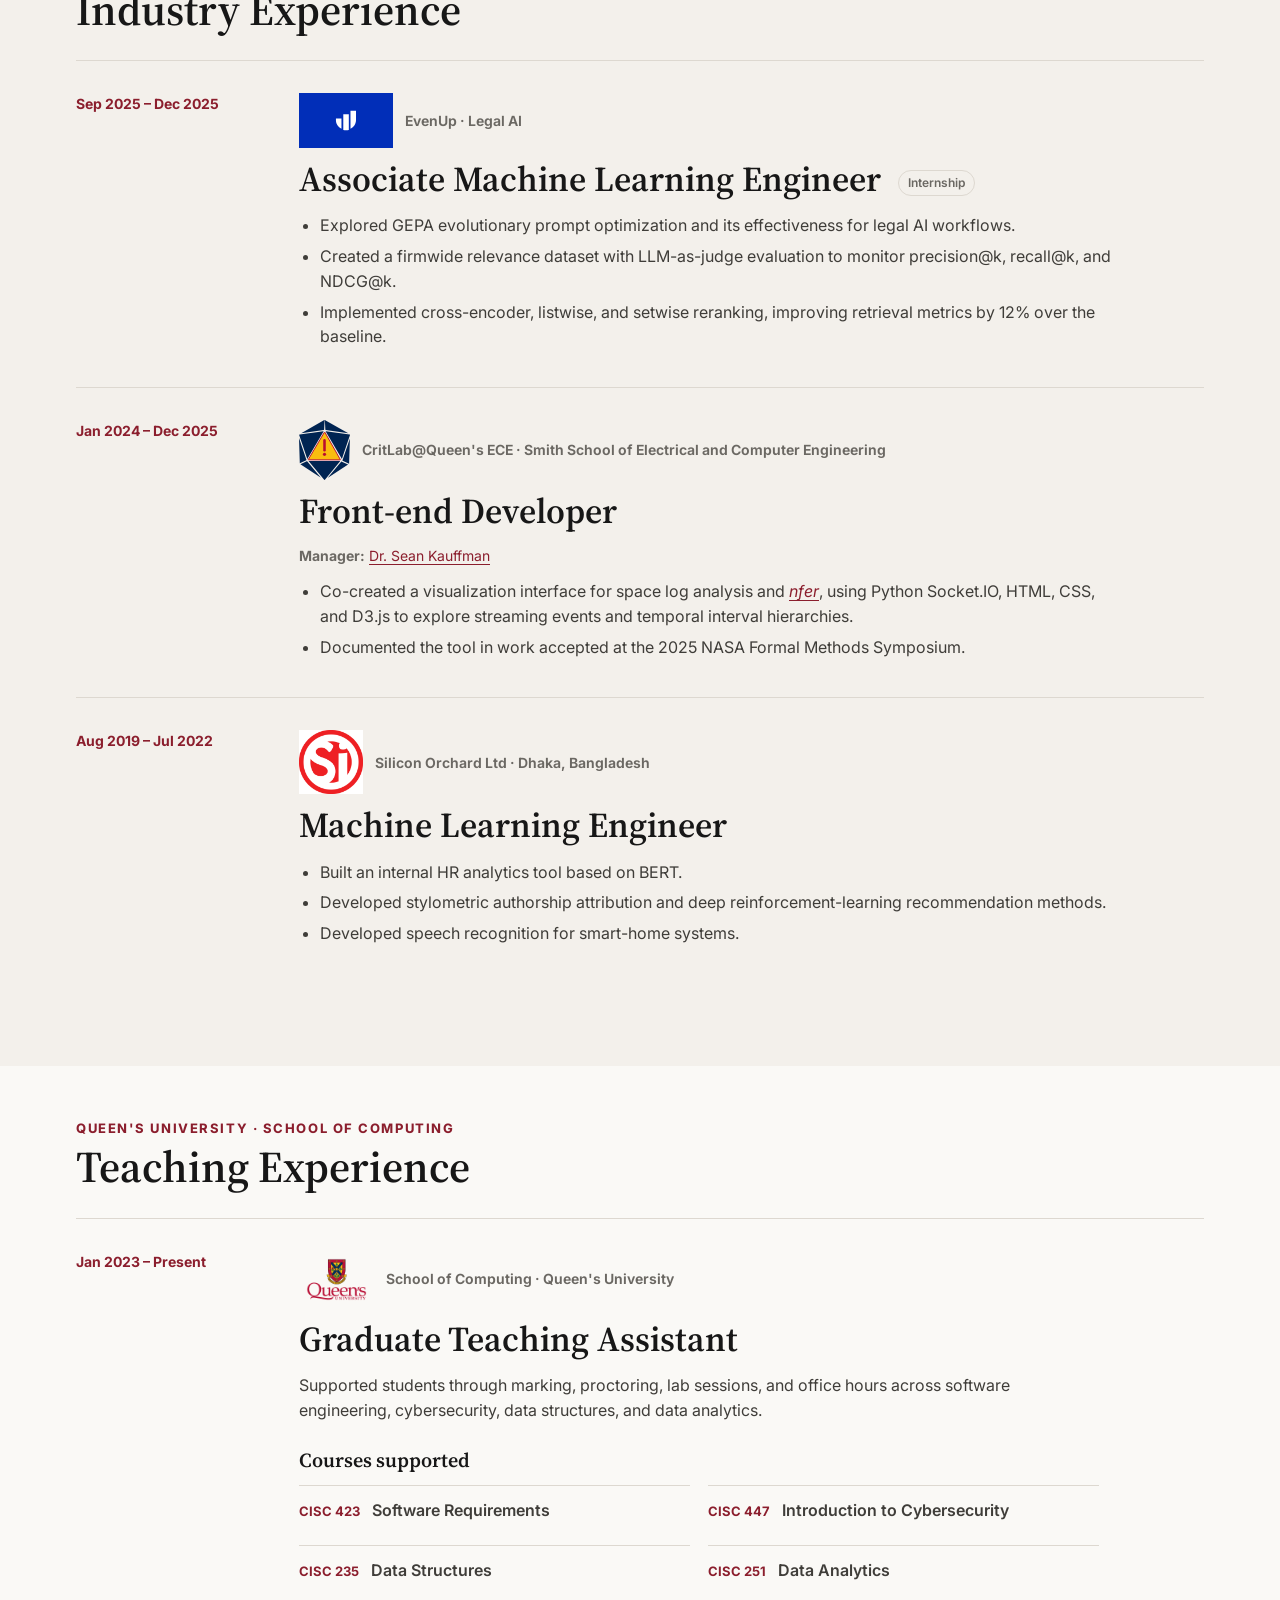
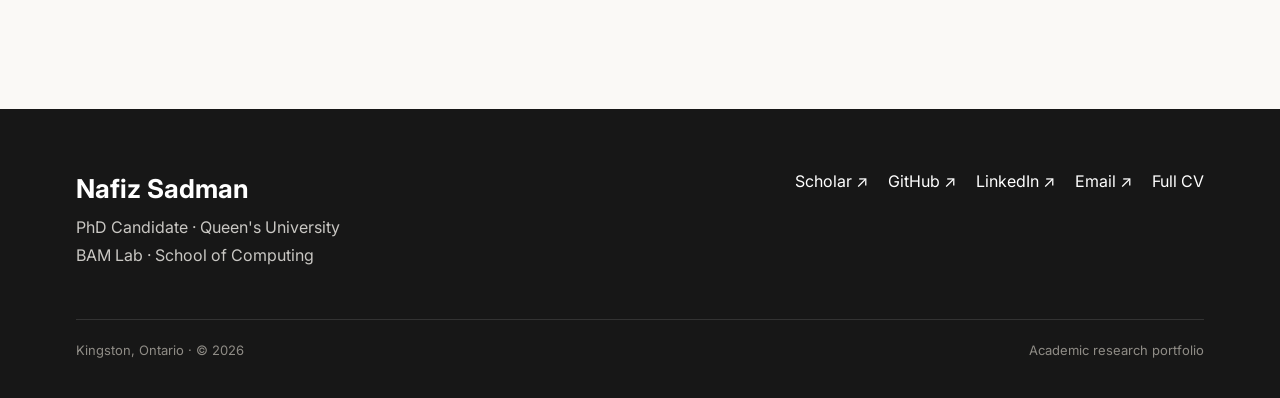
<file: experience.html>
<!doctype html>
<html lang="en">
<head>
  <meta charset="utf-8">
  <meta name="viewport" content="width=device-width, initial-scale=1">
  <meta name="description" content="Research and industry experience of Nafiz Sadman at Queen's University, Pfizer Canada, EvenUp, and Silicon Orchard.">
  <title>Experience — Nafiz Sadman</title>
  <link rel="preconnect" href="https://fonts.googleapis.com">
  <link rel="preconnect" href="https://fonts.gstatic.com" crossorigin>
  <link href="https://fonts.googleapis.com/css2?family=Inter:wght@400;500;600;700;800&family=Source+Serif+4:wght@500;600;700&display=swap" rel="stylesheet">
  <link rel="stylesheet" href="assets/styles.css?v=20261001-experience-3">
</head>
<body>
<a class="skip-link" href="#main">Skip to content</a>
<nav aria-label="Primary"><div class="wrap nav">
  <a class="brand" href="index.html">Nafiz Sadman</a>
  <button class="menu" type="button" aria-controls="site-links" aria-expanded="false">Menu</button>
  <div class="navlinks" id="site-links">
    <a data-page="home" href="index.html">Overview</a>
    <a data-page="research" href="research.html">Research &amp; Publication</a>
    <a aria-current="page" href="experience.html">Experience</a>
    <a data-page="about" href="about.html">About</a>
    <div class="utility-links">
      <a href="https://scholar.google.com/citations?user=M3FEjQsAAAAJ&amp;hl=en" target="_blank" rel="noopener noreferrer">Scholar ↗</a>
      <a href="https://github.com/Nafiz95" target="_blank" rel="noopener noreferrer">GitHub ↗</a>
      <a href="https://www.linkedin.com/in/nafiz-sadman/" target="_blank" rel="noopener noreferrer">LinkedIn ↗</a>
    </div>
    <a class="nav-cv" href="assets/cv.pdf" target="_blank" rel="noopener noreferrer" aria-label="Download CV PDF">CV ↓</a>
  </div>
</div></nav>
<main id="main" class="experience-page">
<header class="page-hero experience-hero"><div class="wrap">
  <h1 class="page-title">Experience</h1>
  <p class="page-lede">Research in medical AI, applied machine learning, and teaching at Queen's University and beyond.</p>
  <div class="experience-jump"><a href="#research-experience">Research Experience</a><a href="#industry-experience">Industry Experience</a><a href="#teaching-experience">Teaching Experience</a></div>
</div></header>

<section class="page-section experience-section" id="research-experience"><div class="wrap">
  <div class="experience-section-head"><div class="kicker">Academic research &amp; internships</div><h2 class="section-subtitle">Research Experience</h2></div>
  <div class="experience-list">
    <article class="experience-role" id="bam-lab">
      <div class="experience-date"><time datetime="2022-09">Sep 2022</time> &ndash; Present</div>
      <div class="experience-body">
        <div class="experience-organization"><img class="experience-logo experience-logo--queens" src="QueensLogo_colour.png" loading="lazy" decoding="async" alt="Queen's University logo"><span>BAM Lab &middot; Queen's School of Computing</span></div>
        <h3>Computing Graduate Research Fellow</h3>
        <p>Research on explainable radiology vision-language models for multi-label, long-tail cancer identification and visual grounding. This includes interpretation and evaluation of biomedical VLMs under class imbalance.</p>
        <div class="experience-collaborations">
          <div class="experience-collaboration">
            <h4>Faculty of Health Science, Queen's University</h4>
            <p class="experience-supervisors"><strong>Supervisors:</strong> <a href="https://bamlab.ca/team/director" target="_blank" rel="noopener noreferrer">Prof. Farhana Zulkernine</a> and <a href="https://healthsci.queensu.ca/opdes/directory/nicholas-cofie" target="_blank" rel="noopener noreferrer">Dr. Nicholas Cofie</a></p>
            <p>Automated extraction and evaluation of resident Entrustable Professional Activities from assessor notes, including sentiment analysis and Spearman correlation between assessor feedback and committee comments.</p>
          </div>
          <div class="experience-collaboration">
            <h4>School of Rehabilitation Therapy, Queen's University</h4>
            <p class="experience-supervisors"><strong>Supervisors:</strong> <a href="https://bamlab.ca/team/director" target="_blank" rel="noopener noreferrer">Prof. Farhana Zulkernine</a> and <a href="https://rehab.queensu.ca/nora-fayed" target="_blank" rel="noopener noreferrer">Assoc. Prof. Nora Fayed</a></p>
            <p>Automated literature filtration, information extraction, and classification across 8,000 clinical randomized controlled trial articles using domain-specific BERT and a domain-specific language model, with reported 95% specificity. Contributed to grant writing.</p>
          </div>
        </div>
      </div>
    </article>
    <article class="experience-role" id="pfizer-research">
      <div class="experience-date"><time datetime="2022-10">Oct 2022</time> &ndash; <time datetime="2023-02">Feb 2023</time></div>
      <div class="experience-body">
        <div class="experience-organization"><img class="experience-logo experience-logo--pfizer" src="pfizer canada.png" loading="lazy" decoding="async" alt="Pfizer logo"><span>Pfizer Canada &middot; MITACS Accelerate</span></div>
        <h3>ML Research Intern</h3>
        <ul>
          <li>Extracted, transformed, and analyzed unstructured electronic health records to study patient characteristics, demographics, and comorbidities.</li>
          <li>Used Pandas, MySQL, NumPy, scikit-learn, and seaborn; applied k-means clustering and logistic regression.</li>
          <li>Contributed to a 2025 study on Alzheimer's disease diagnosis and management in Ontario primary care.</li>
        </ul>
      </div>
    </article>
  </div>
</div></section>

<section class="page-section alt experience-section" id="industry-experience"><div class="wrap">
  <div class="experience-section-head"><div class="kicker">Applied machine learning &amp; research software</div><h2 class="section-subtitle">Industry Experience</h2></div>
  <div class="experience-list">
    <article class="experience-role" id="evenup">
      <div class="experience-date"><time datetime="2025-09">Sep 2025</time> &ndash; <time datetime="2025-12">Dec 2025</time></div>
      <div class="experience-body">
        <div class="experience-organization"><img class="experience-logo experience-logo--evenup" src="evenup.svg" loading="lazy" decoding="async" alt="EvenUp logo"><span>EvenUp &middot; Legal AI</span></div>
        <h3>Associate Machine Learning Engineer <span class="experience-role-type">Internship</span></h3>
        <ul>
          <li>Explored GEPA evolutionary prompt optimization and its effectiveness for legal AI workflows.</li>
          <li>Created a firmwide relevance dataset with LLM-as-judge evaluation to monitor precision@k, recall@k, and NDCG@k.</li>
          <li>Implemented cross-encoder, listwise, and setwise reranking, improving retrieval metrics by 12% over the baseline.</li>
        </ul>
      </div>
    </article>
    <article class="experience-role" id="critlab-ece">
      <div class="experience-date"><time datetime="2024-01">Jan 2024</time> &ndash; <time datetime="2025-12">Dec 2025</time></div>
      <div class="experience-body">
        <div class="experience-organization"><img class="experience-logo experience-logo--critlab" src="critlablogo.svg" loading="lazy" decoding="async" alt="CritLab logo"><span>CritLab@Queen's ECE &middot; Smith School of Electrical and Computer Engineering</span></div>
        <h3>Front-end Developer</h3>
        <p class="experience-supervisors"><strong>Manager:</strong> <a href="https://seanmk.com/" target="_blank" rel="noopener noreferrer">Dr. Sean Kauffman</a></p>
        <ul>
          <li>Co-created a visualization interface for space log analysis and <a href="https://nfer.io/" target="_blank" rel="noopener noreferrer"><em>nfer</em></a>, using Python Socket.IO, HTML, CSS, and D3.js to explore streaming events and temporal interval hierarchies.</li>
          <li>Documented the tool in work accepted at the 2025 NASA Formal Methods Symposium.</li>
        </ul>
      </div>
    </article>
    <article class="experience-role" id="silicon-orchard">
      <div class="experience-date"><time datetime="2019-08">Aug 2019</time> &ndash; <time datetime="2022-07">Jul 2022</time></div>
      <div class="experience-body">
        <div class="experience-organization"><img class="experience-logo experience-logo--silicon" src="sol.png" loading="lazy" decoding="async" alt="Silicon Orchard logo"><span>Silicon Orchard Ltd &middot; Dhaka, Bangladesh</span></div>
        <h3>Machine Learning Engineer</h3>
        <ul>
          <li>Built an internal HR analytics tool based on BERT.</li>
          <li>Developed stylometric authorship attribution and deep reinforcement-learning recommendation methods.</li>
          <li>Developed speech recognition for smart-home systems.</li>
        </ul>
      </div>
    </article>
  </div>
</div></section>

<section class="page-section experience-section" id="teaching-experience"><div class="wrap">
  <div class="experience-section-head"><div class="kicker">Queen's University &middot; School of Computing</div><h2 class="section-subtitle">Teaching Experience</h2></div>
  <div class="experience-list">
    <article class="experience-role" id="graduate-teaching-assistant">
      <div class="experience-date"><time datetime="2023-01">Jan 2023</time> &ndash; Present</div>
      <div class="experience-body">
        <div class="experience-organization"><img class="experience-logo experience-logo--queens" src="QueensLogo_colour.png" loading="lazy" decoding="async" alt="Queen's University logo"><span>School of Computing &middot; Queen's University</span></div>
        <h3>Graduate Teaching Assistant</h3>
        <p>Supported students through marking, proctoring, lab sessions, and office hours across software engineering, cybersecurity, data structures, and data analytics.</p>
        <h4 class="teaching-course-heading">Courses supported</h4>
        <ul class="teaching-course-list">
          <li><strong>CISC 423</strong><span>Software Requirements</span></li>
          <li><strong>CISC 447</strong><span>Introduction to Cybersecurity</span></li>
          <li><strong>CISC 235</strong><span>Data Structures</span></li>
          <li><strong>CISC 251</strong><span>Data Analytics</span></li>
        </ul>
      </div>
    </article>
  </div>
</div></section>
</main>
<footer><div class="wrap">
  <div class="foot"><div>
    <h2>Nafiz Sadman</h2>
    <p>PhD Candidate · Queen's University</p>
    <p>BAM Lab · School of Computing</p>
  </div><div class="footlinks">
    <a href="https://scholar.google.com/citations?user=M3FEjQsAAAAJ&amp;hl=en" target="_blank" rel="noopener noreferrer">Scholar ↗</a>
    <a href="https://github.com/Nafiz95" target="_blank" rel="noopener noreferrer">GitHub ↗</a>
    <a href="https://www.linkedin.com/in/nafiz-sadman/" target="_blank" rel="noopener noreferrer">LinkedIn ↗</a>
    <a href="mailto:sadman.n@queensu.ca">Email ↗</a>
    <a href="cv.html">Full CV</a>
  </div></div>
  <div class="copyright"><span>Kingston, Ontario · © 2026</span><span>Academic research portfolio</span></div>
</div></footer>
<script src="assets/site.js"></script>
</body>
</html>
</file>
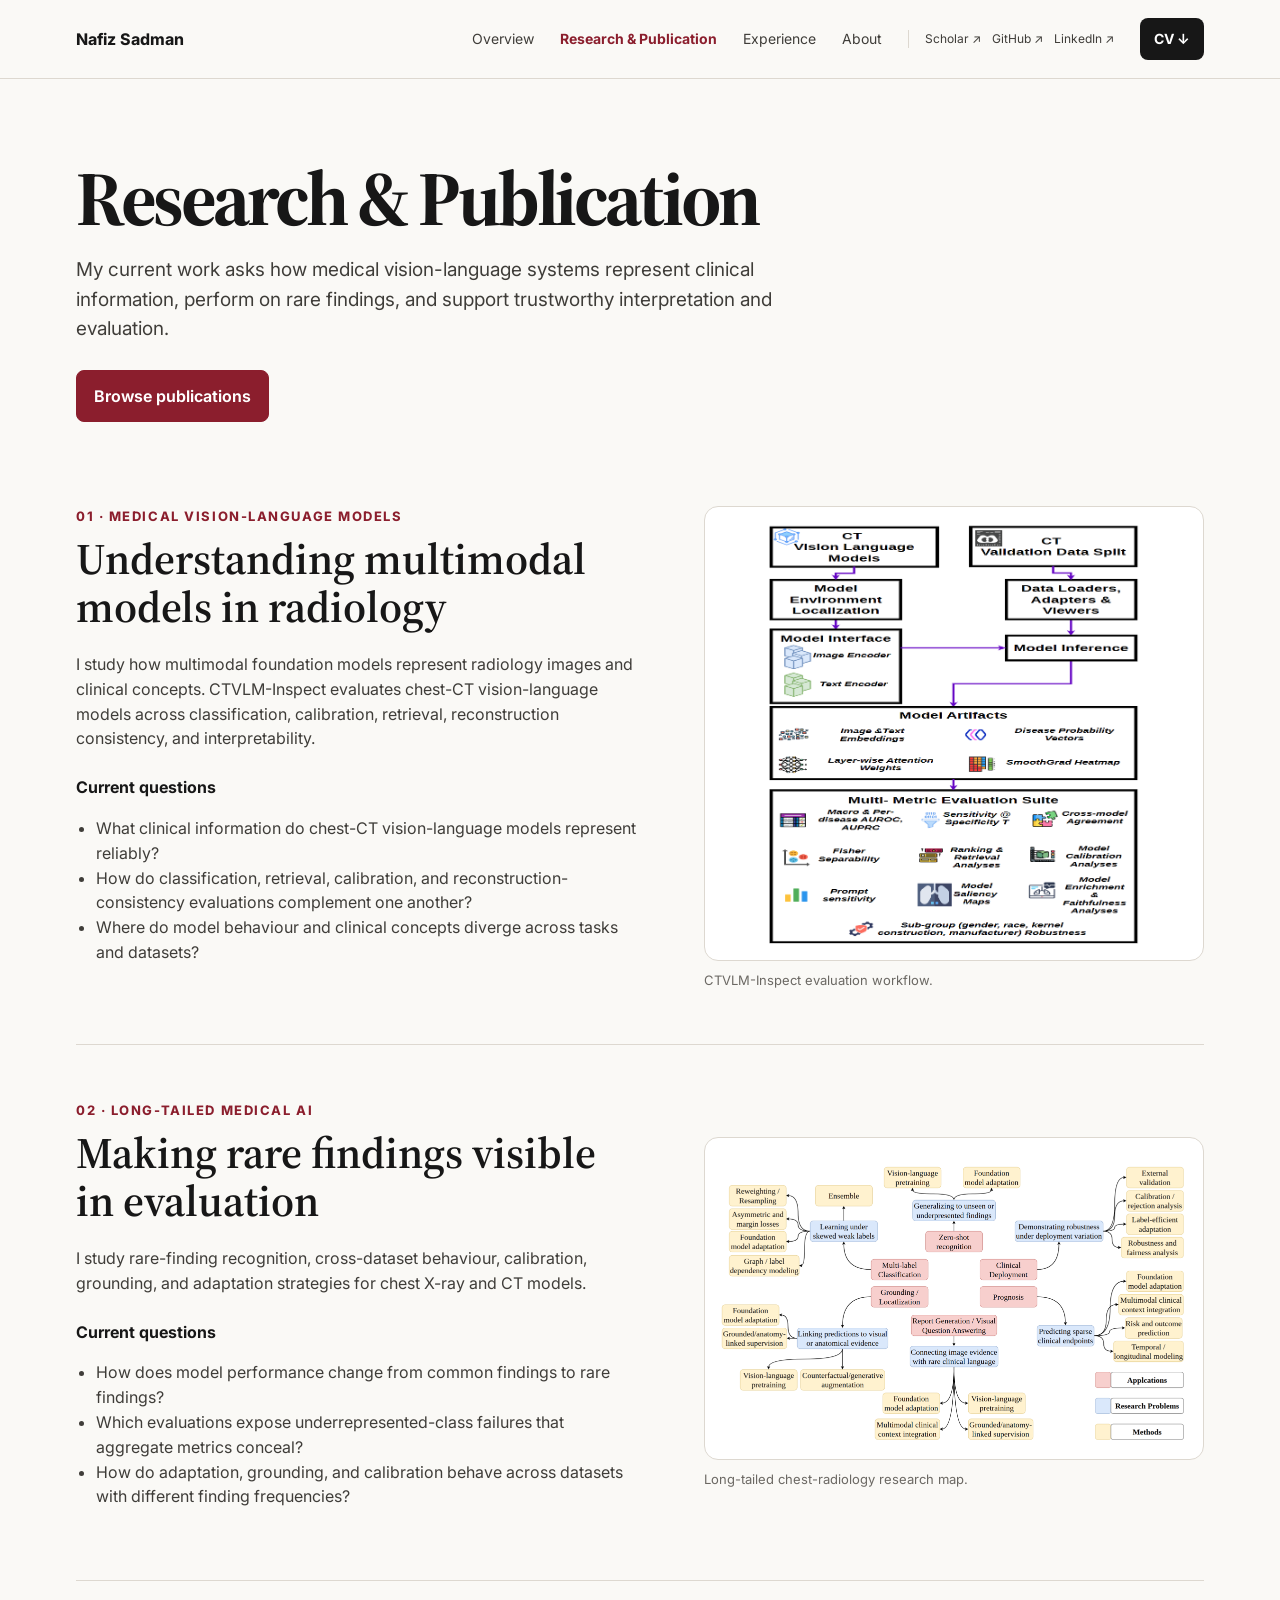
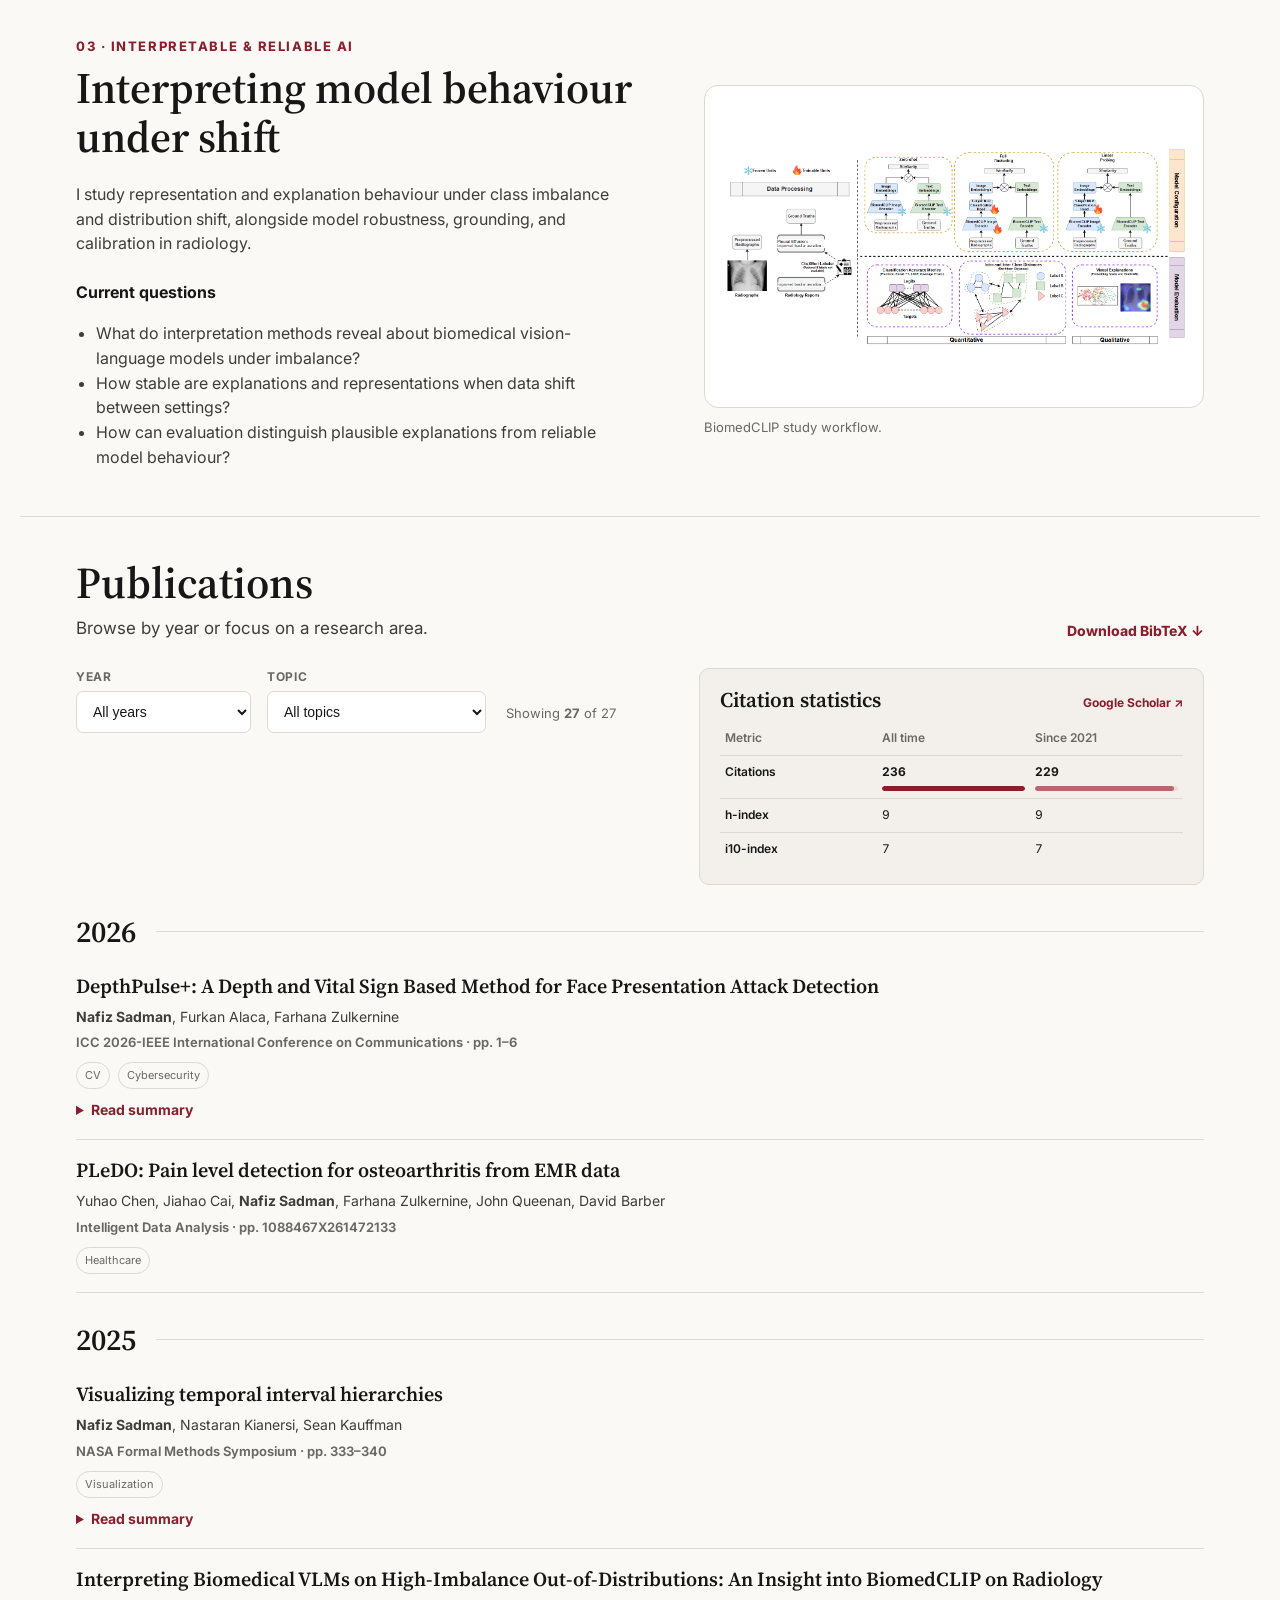
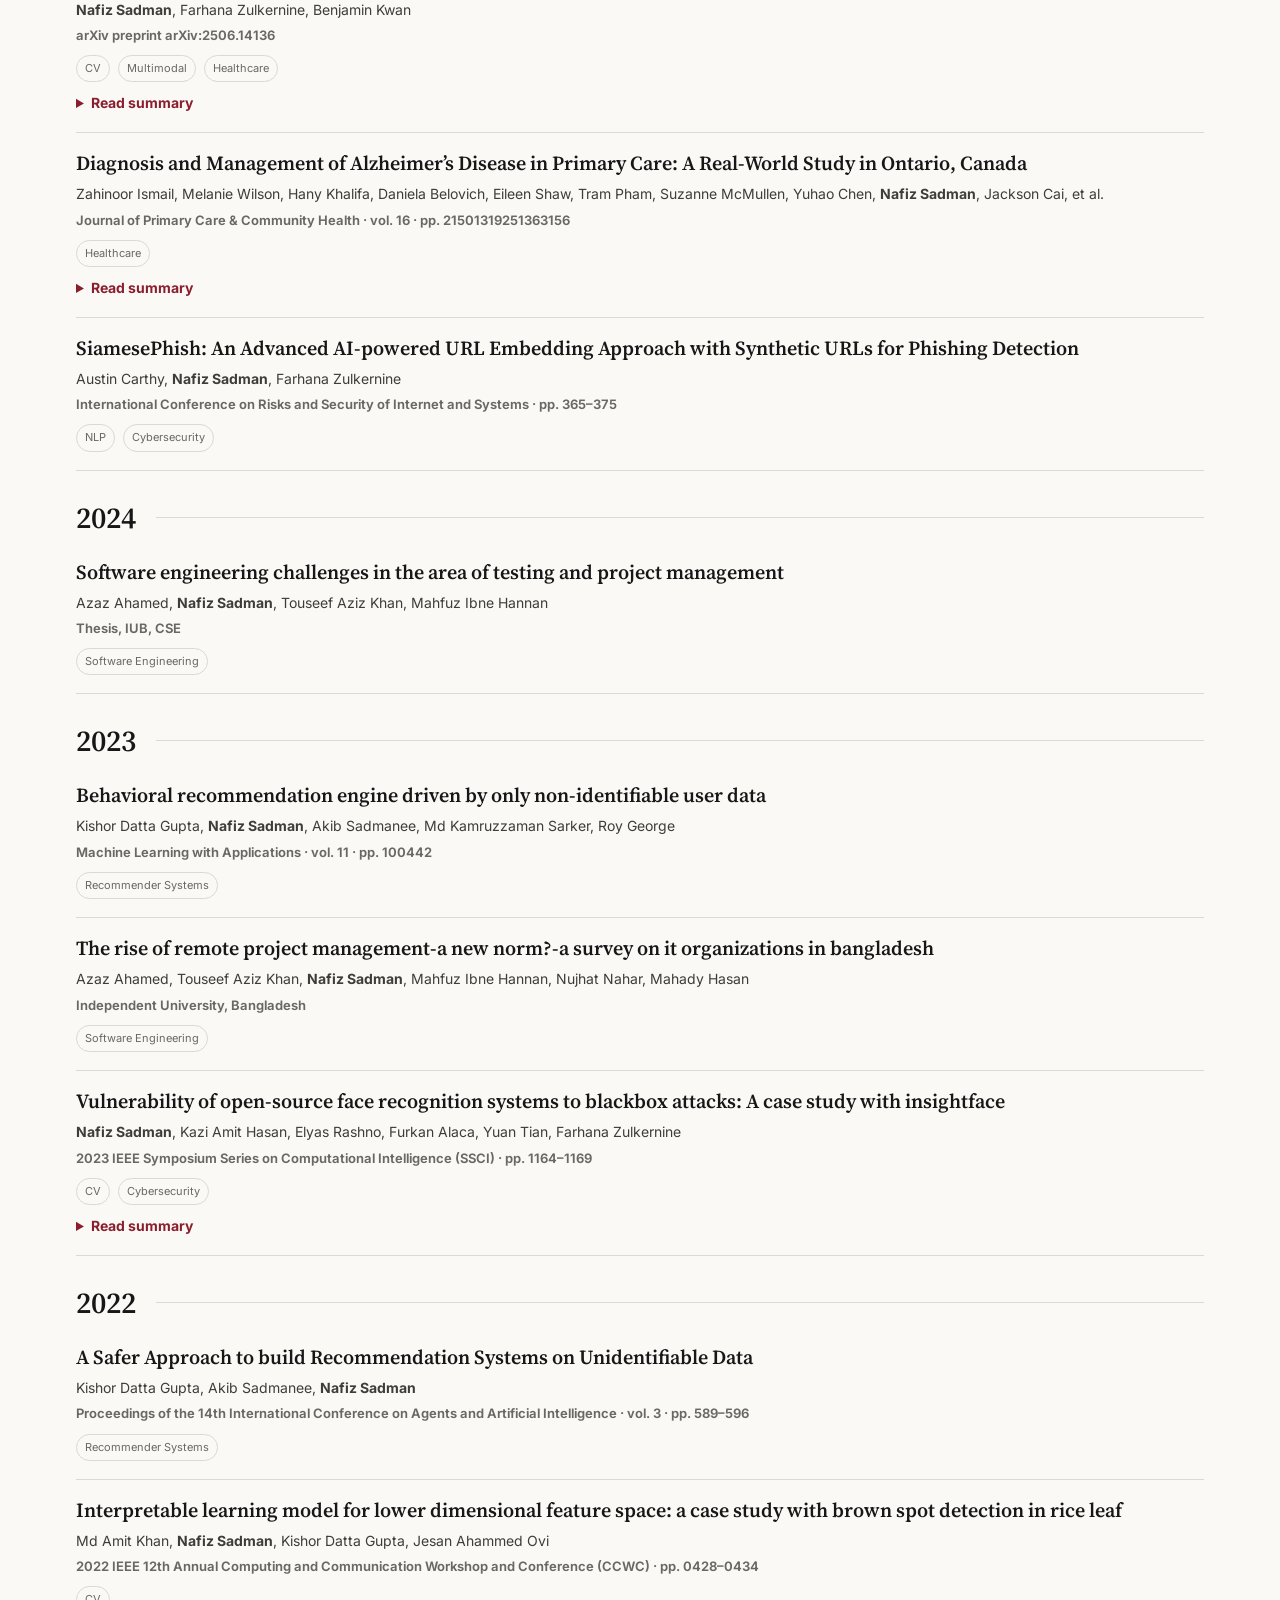
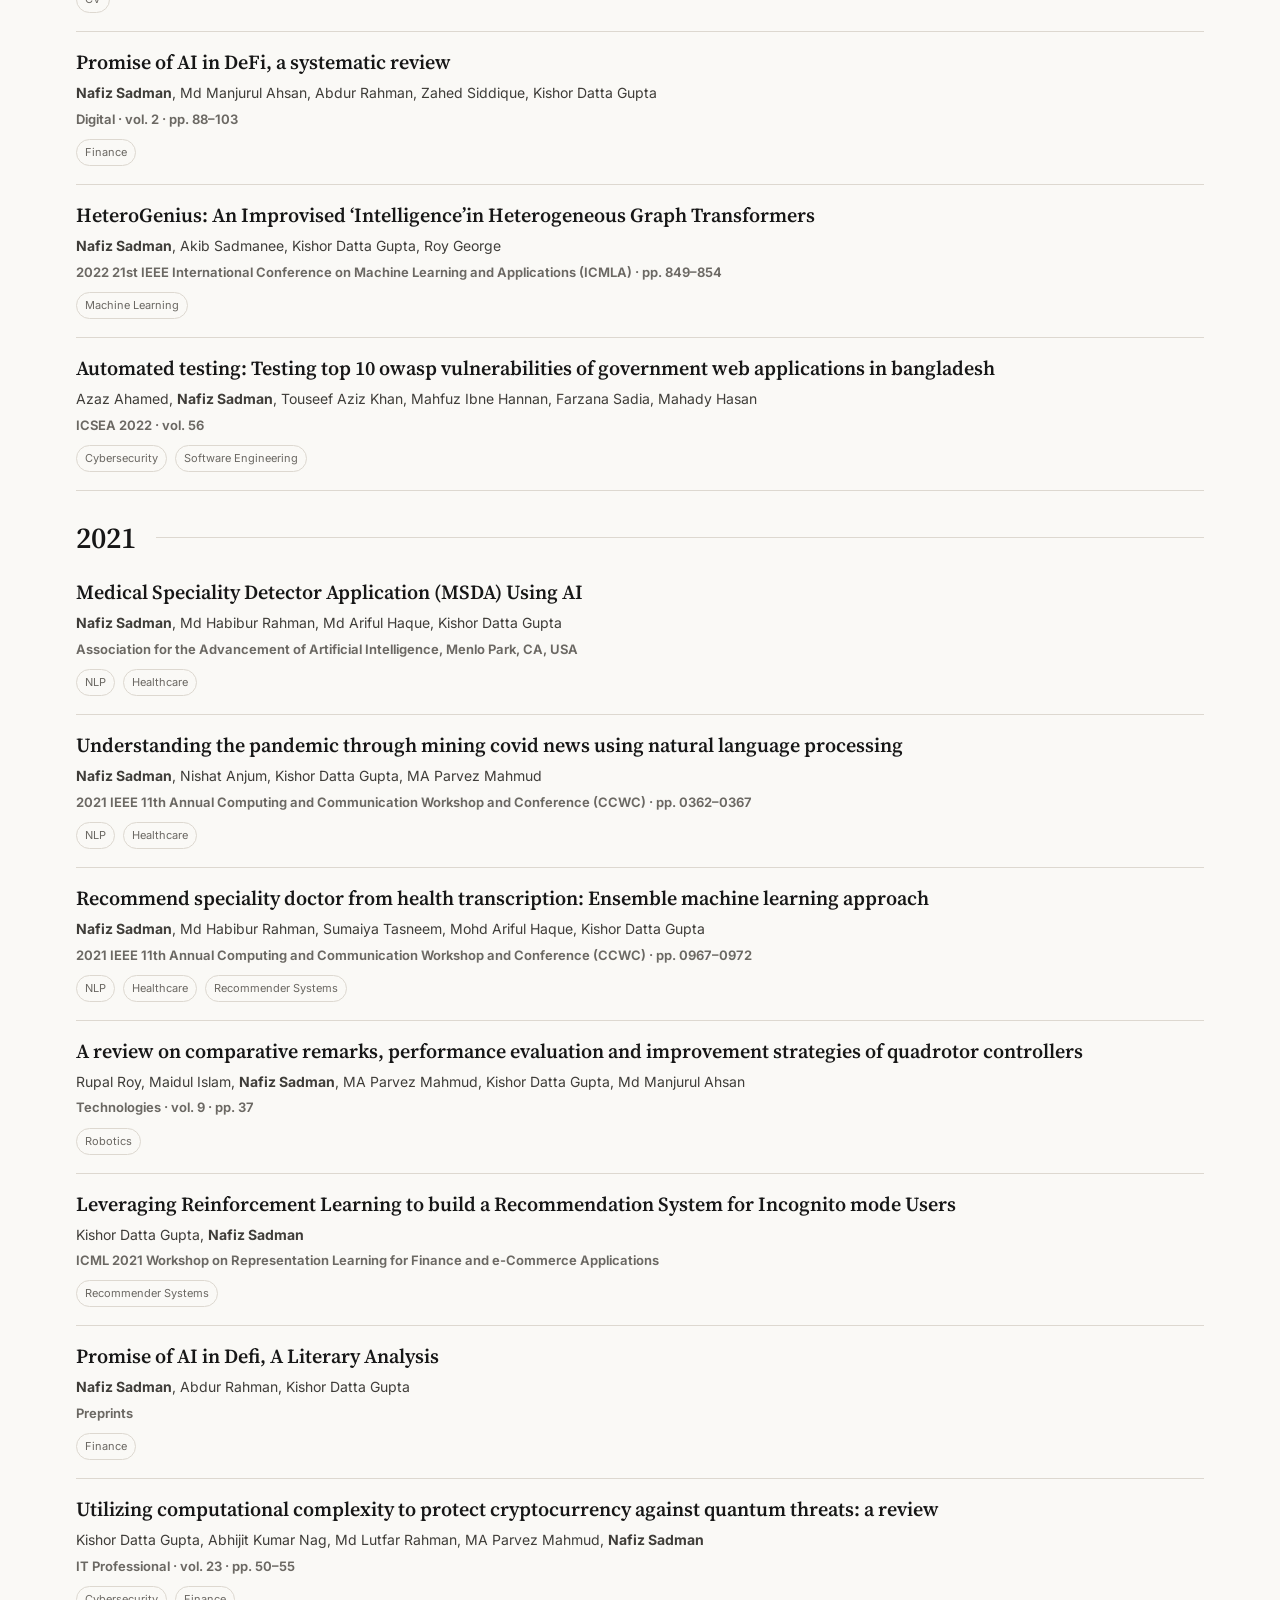
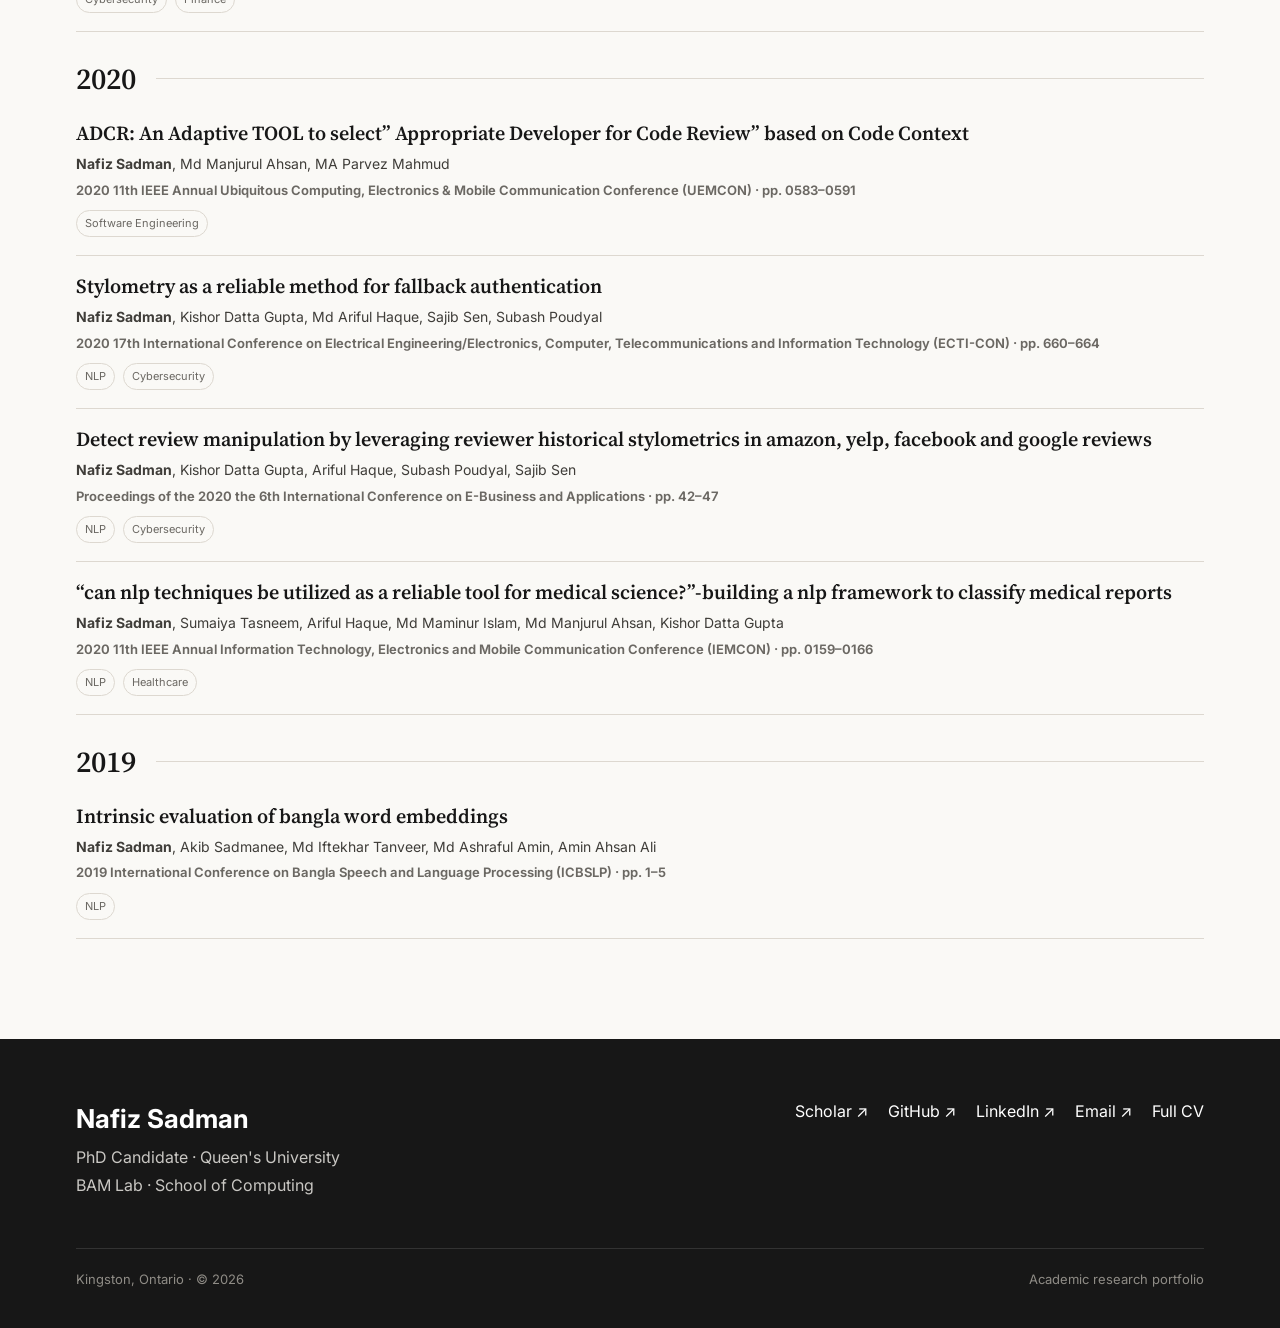
<file: projects.html>
<!doctype html>
<html lang="en">
<head>
  <meta charset="utf-8">
  <meta name="viewport" content="width=device-width, initial-scale=1">
  <meta name="robots" content="noindex">
  <title>Projects moved — Nafiz Sadman</title>
  <script>
    const destinations = {
      'ctlm-inspect': 'medical-vlms',
      'long-tailed-radiology': 'long-tailed-ai',
      'biomedical-vlm-interpretability': 'pub-biomedclip',
      'depthpulse': 'pub-depthpulse',
      'temporal-hierarchy': 'pub-temporal'
    };
    const anchor = destinations[location.hash.slice(1)];
    location.replace('research.html' + (anchor ? '#' + anchor : ''));
  </script>
</head>
<body>
  <main>
    <h1>Projects page is being updated</h1>
    <p>Explore the current work on <a href="research.html">Research &amp; Publication</a>.</p>
  </main>
</body>
</html>
</file>
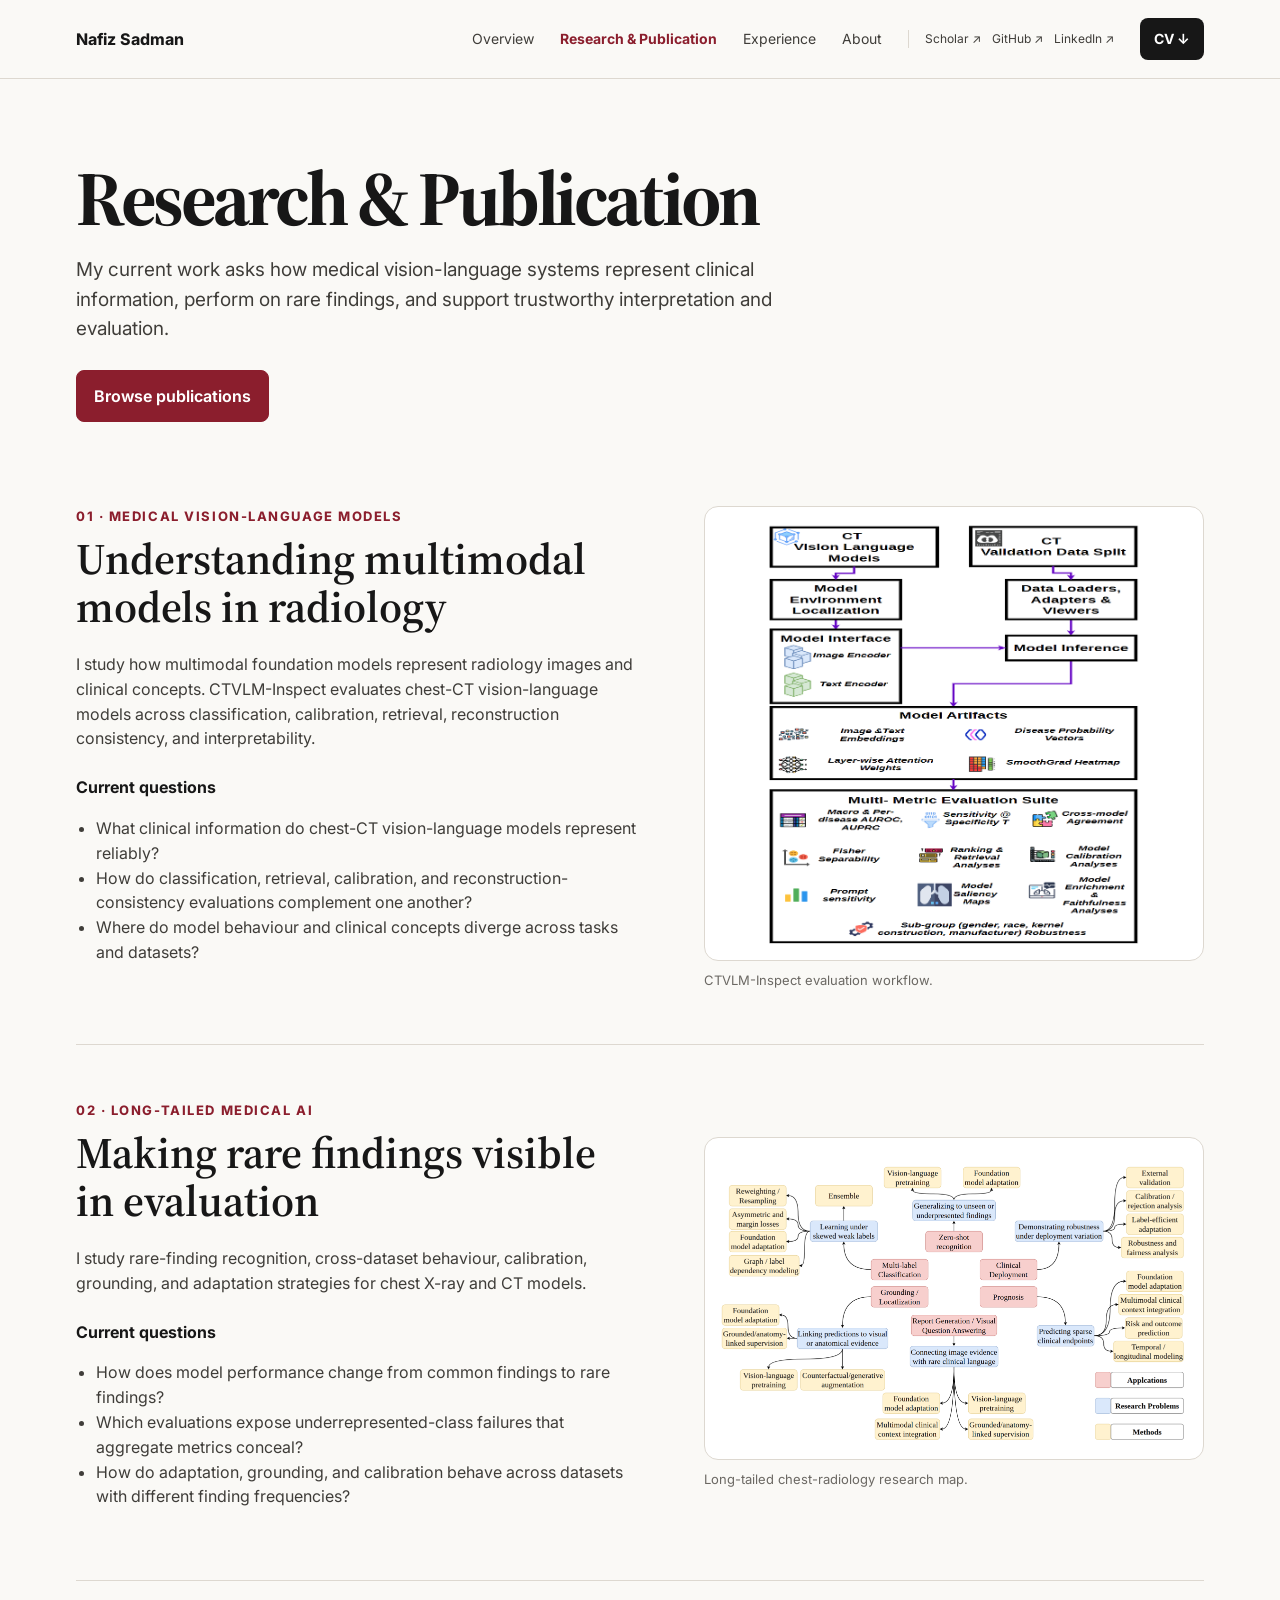
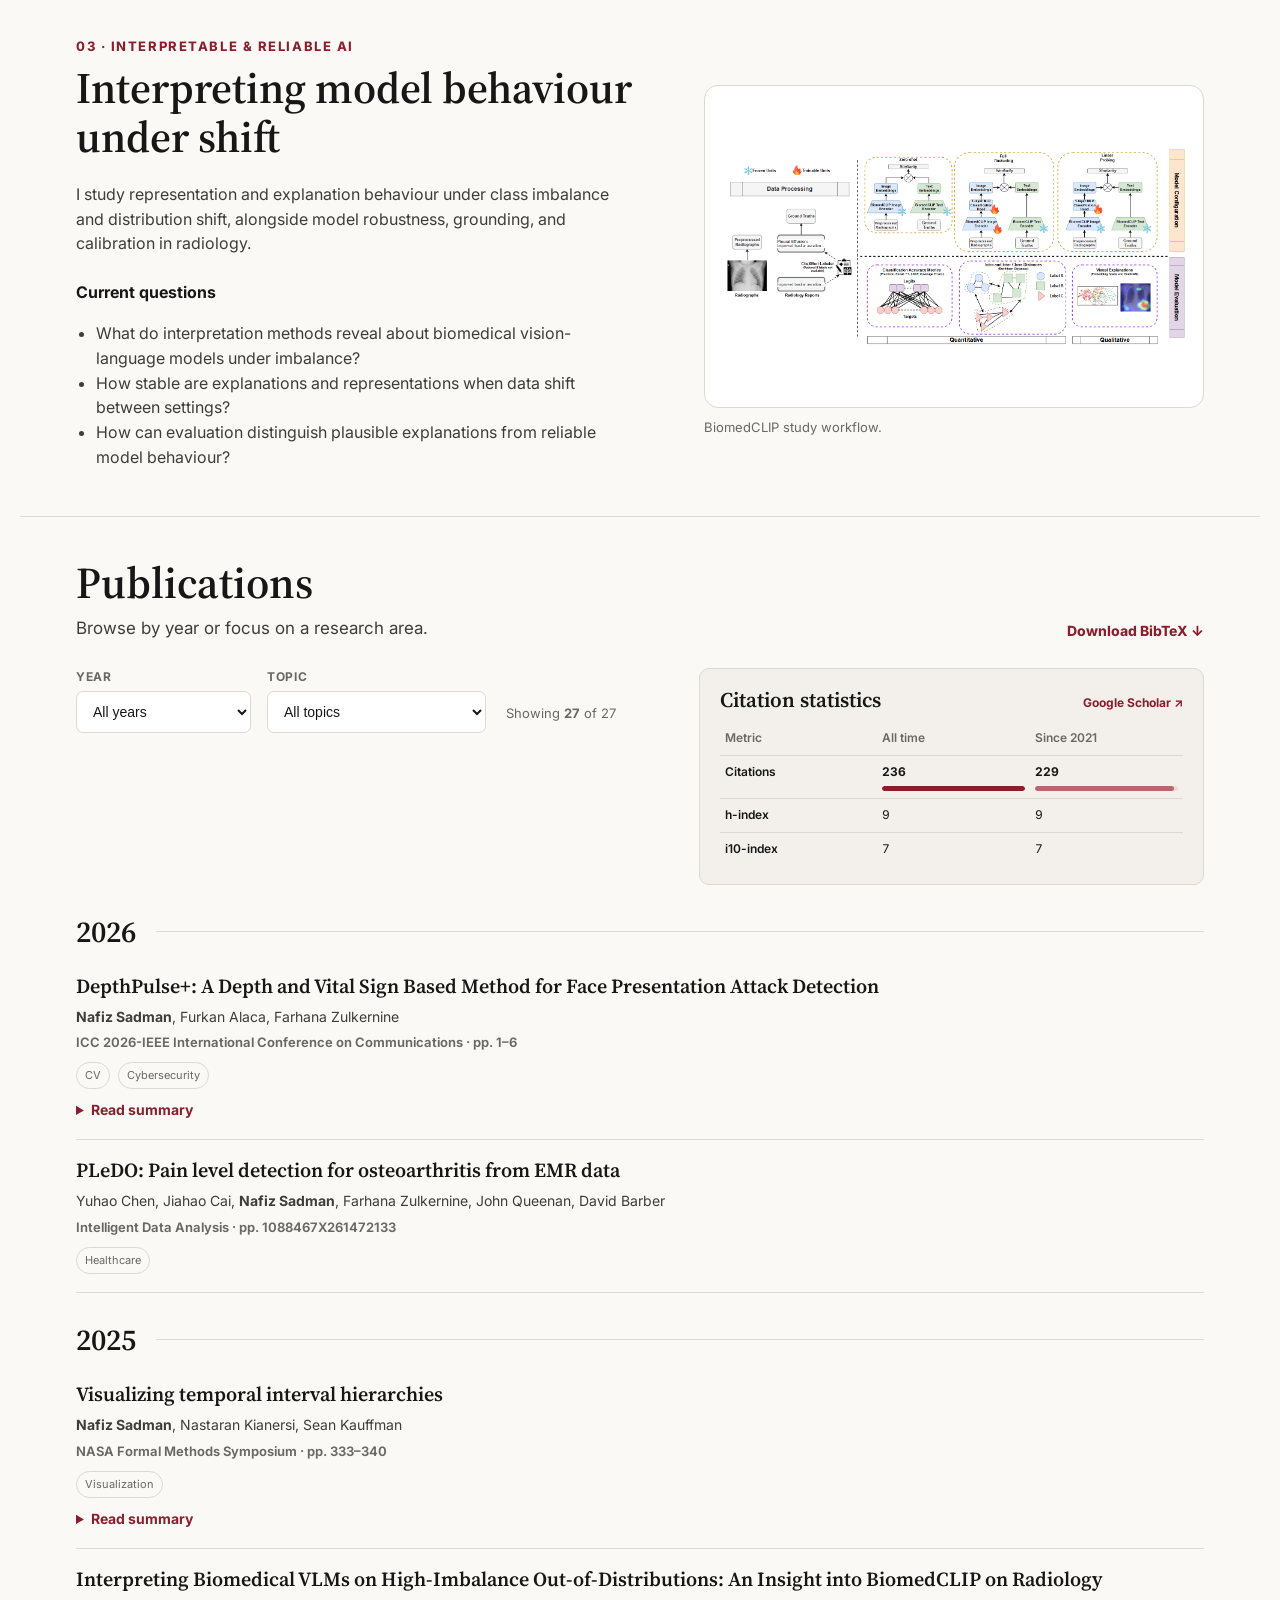
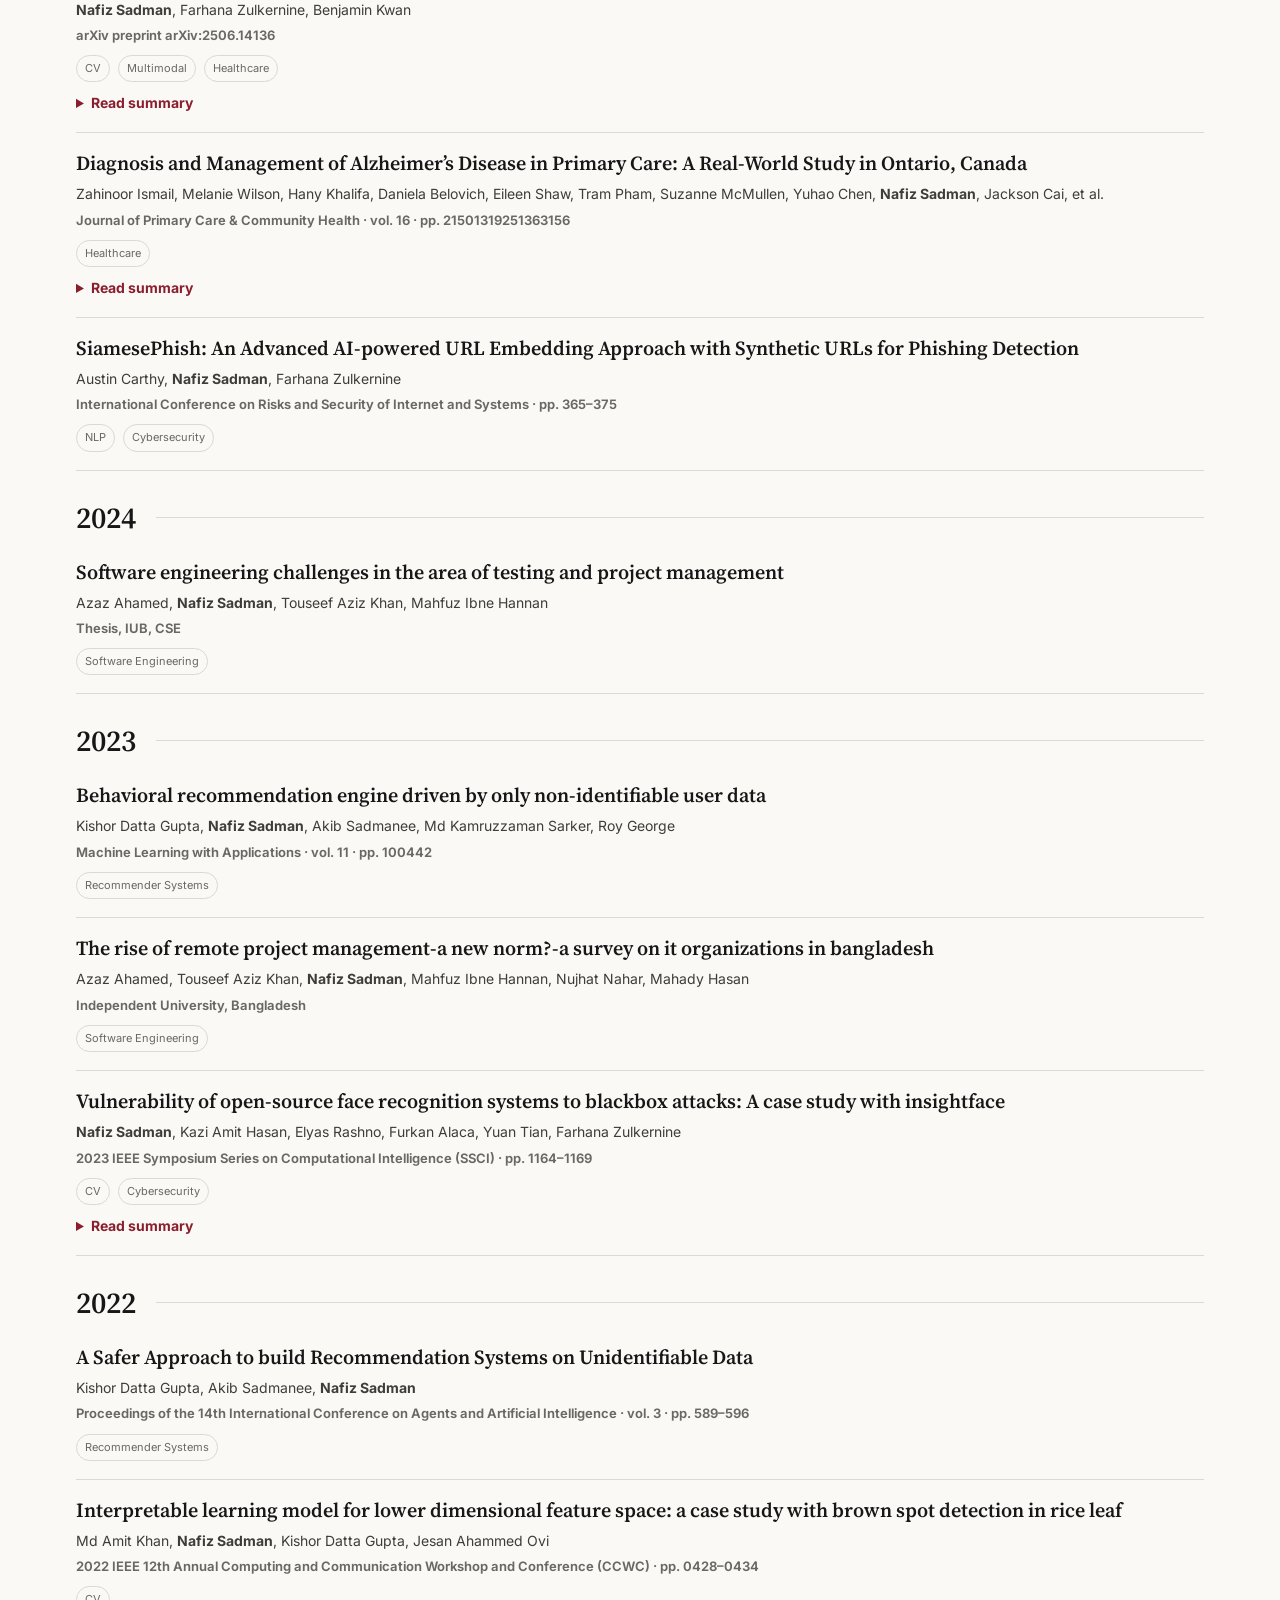
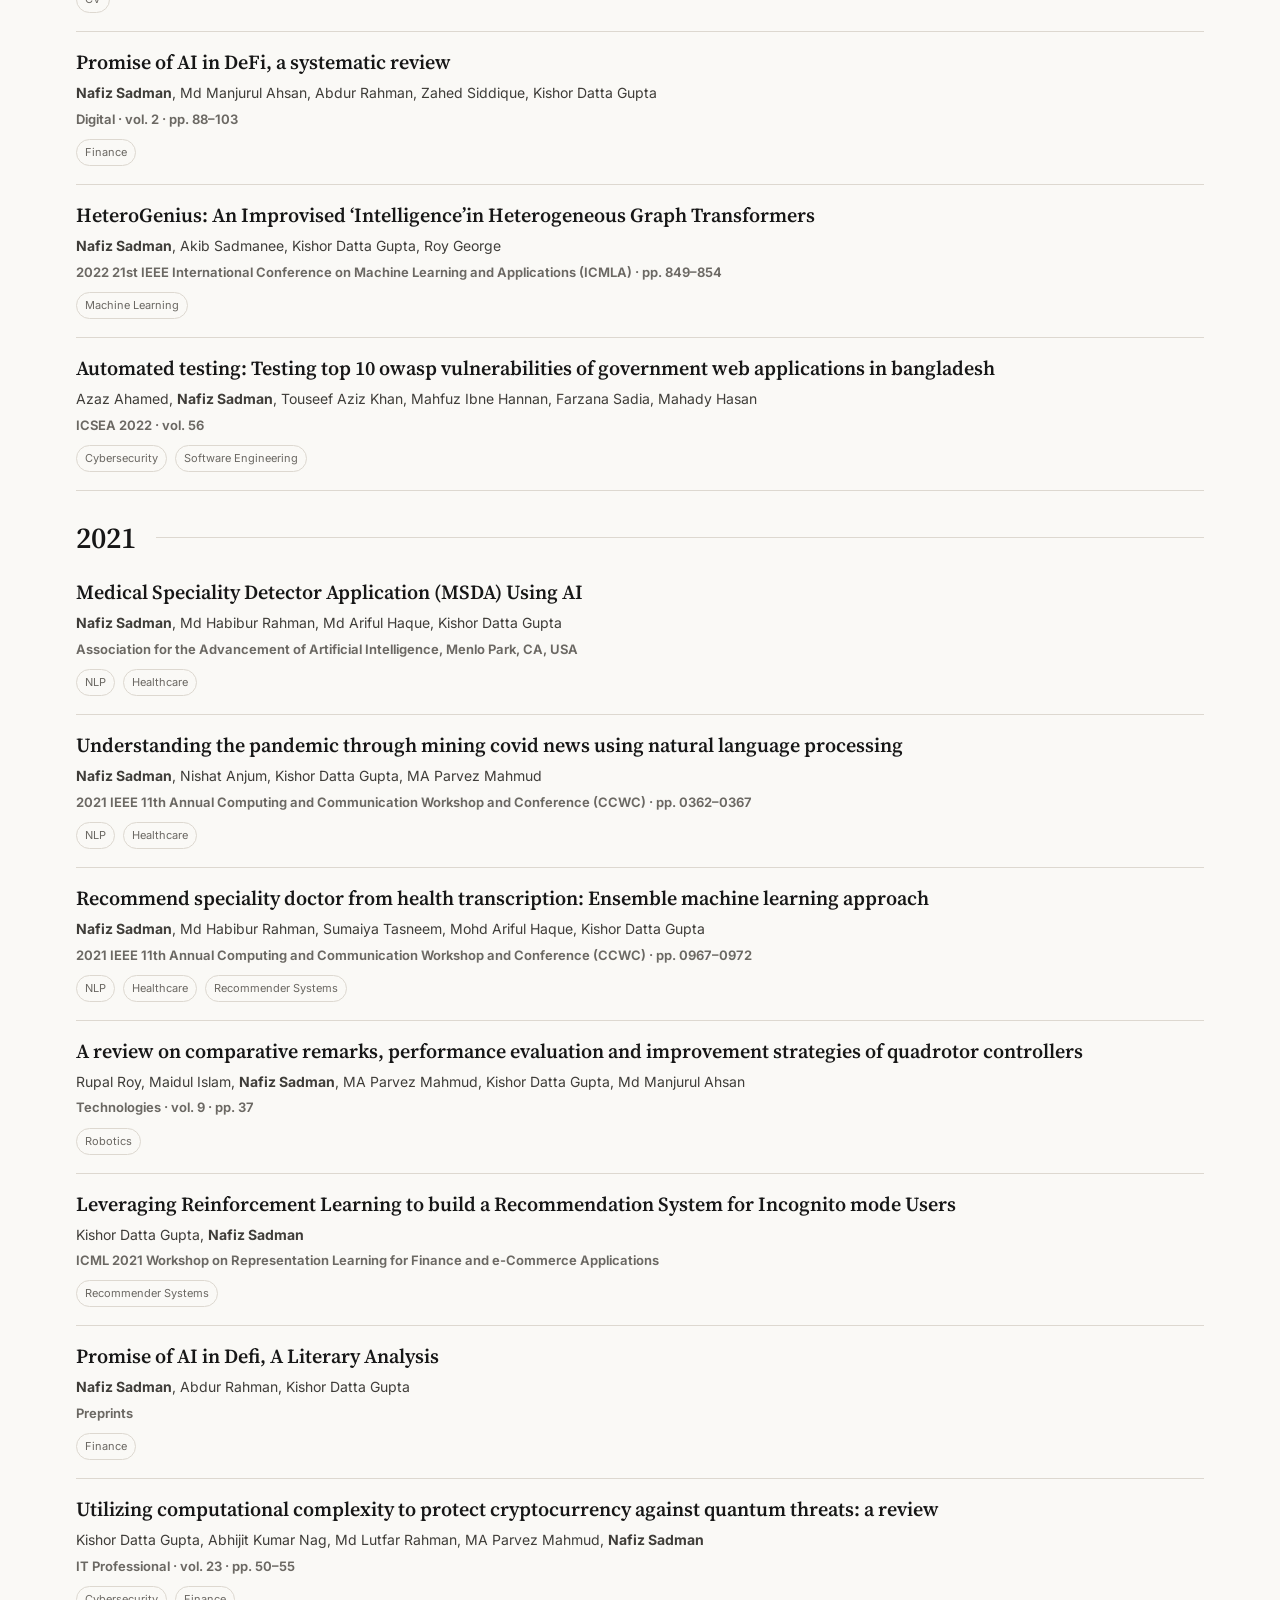
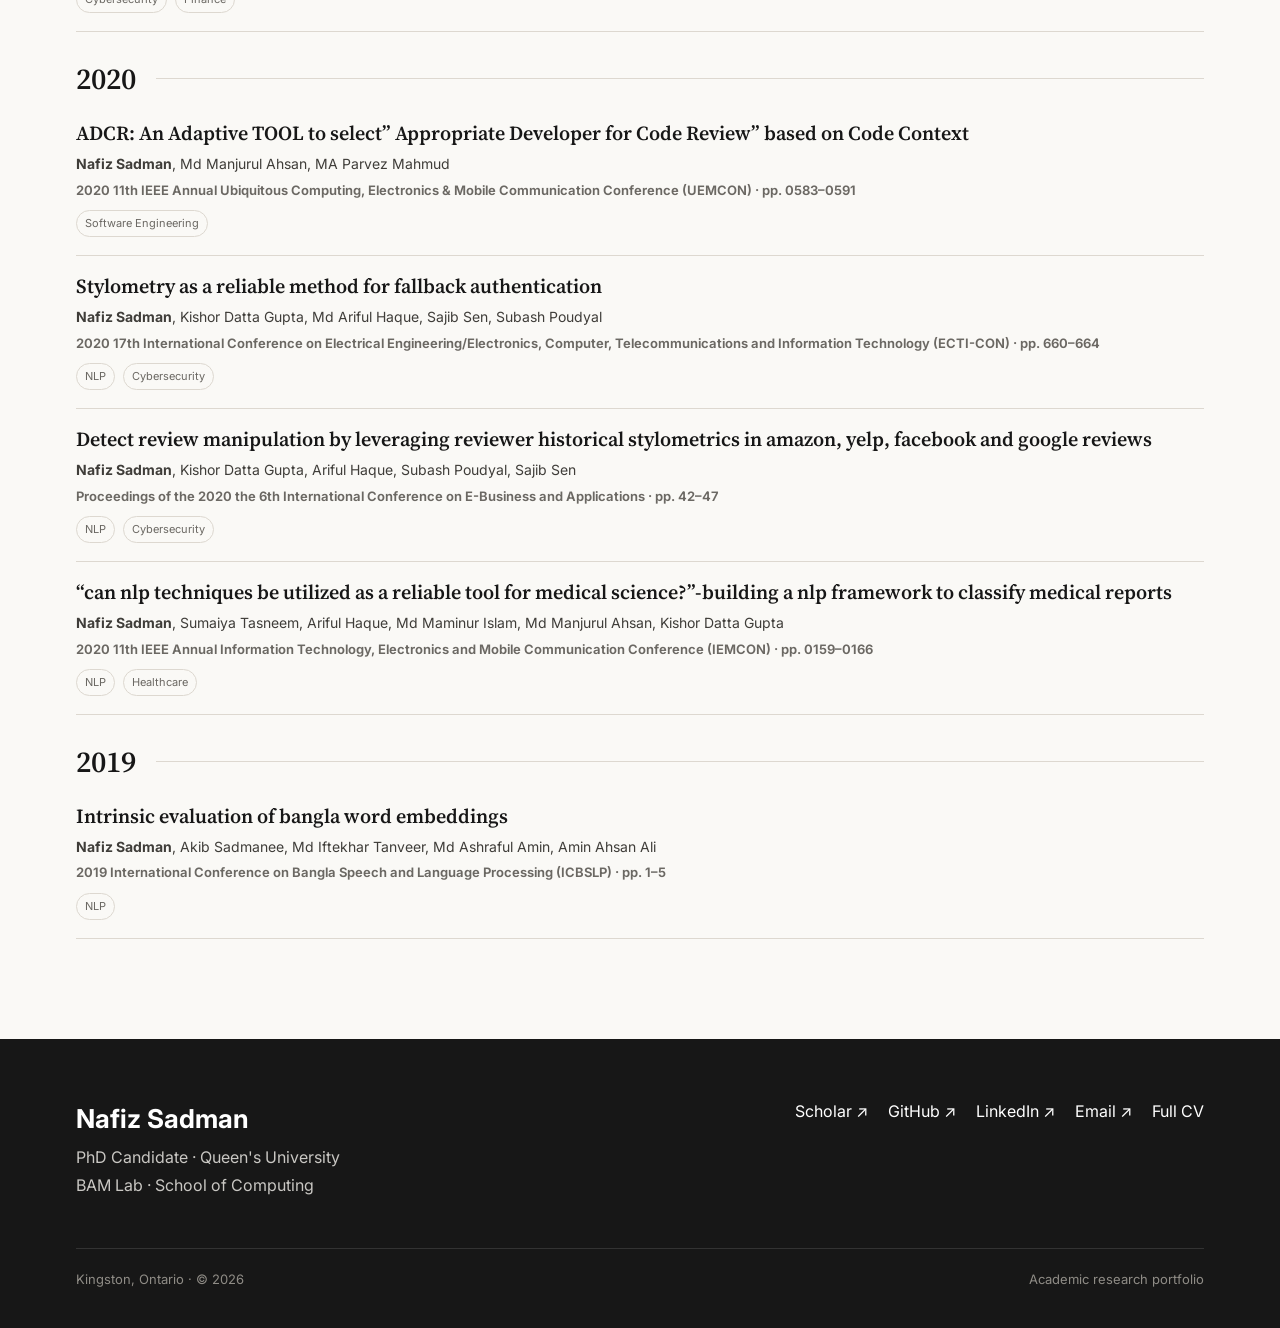
<file: publications.html>
<!doctype html>
<html lang="en">
<head>
  <meta charset="utf-8">
  <meta name="viewport" content="width=device-width, initial-scale=1">
  <meta name="robots" content="noindex">
  <title>Publications moved ? Nafiz Sadman</title>
  <script>
    location.replace('research.html' + (location.hash || '#publications'));
  </script>
</head>
<body>
  <main>
    <h1>Publications have moved</h1>
    <p>Visit <a href="research.html#publications">Research &amp; Publication</a> to browse the archive.</p>
  </main>
</body>
</html>
</file>
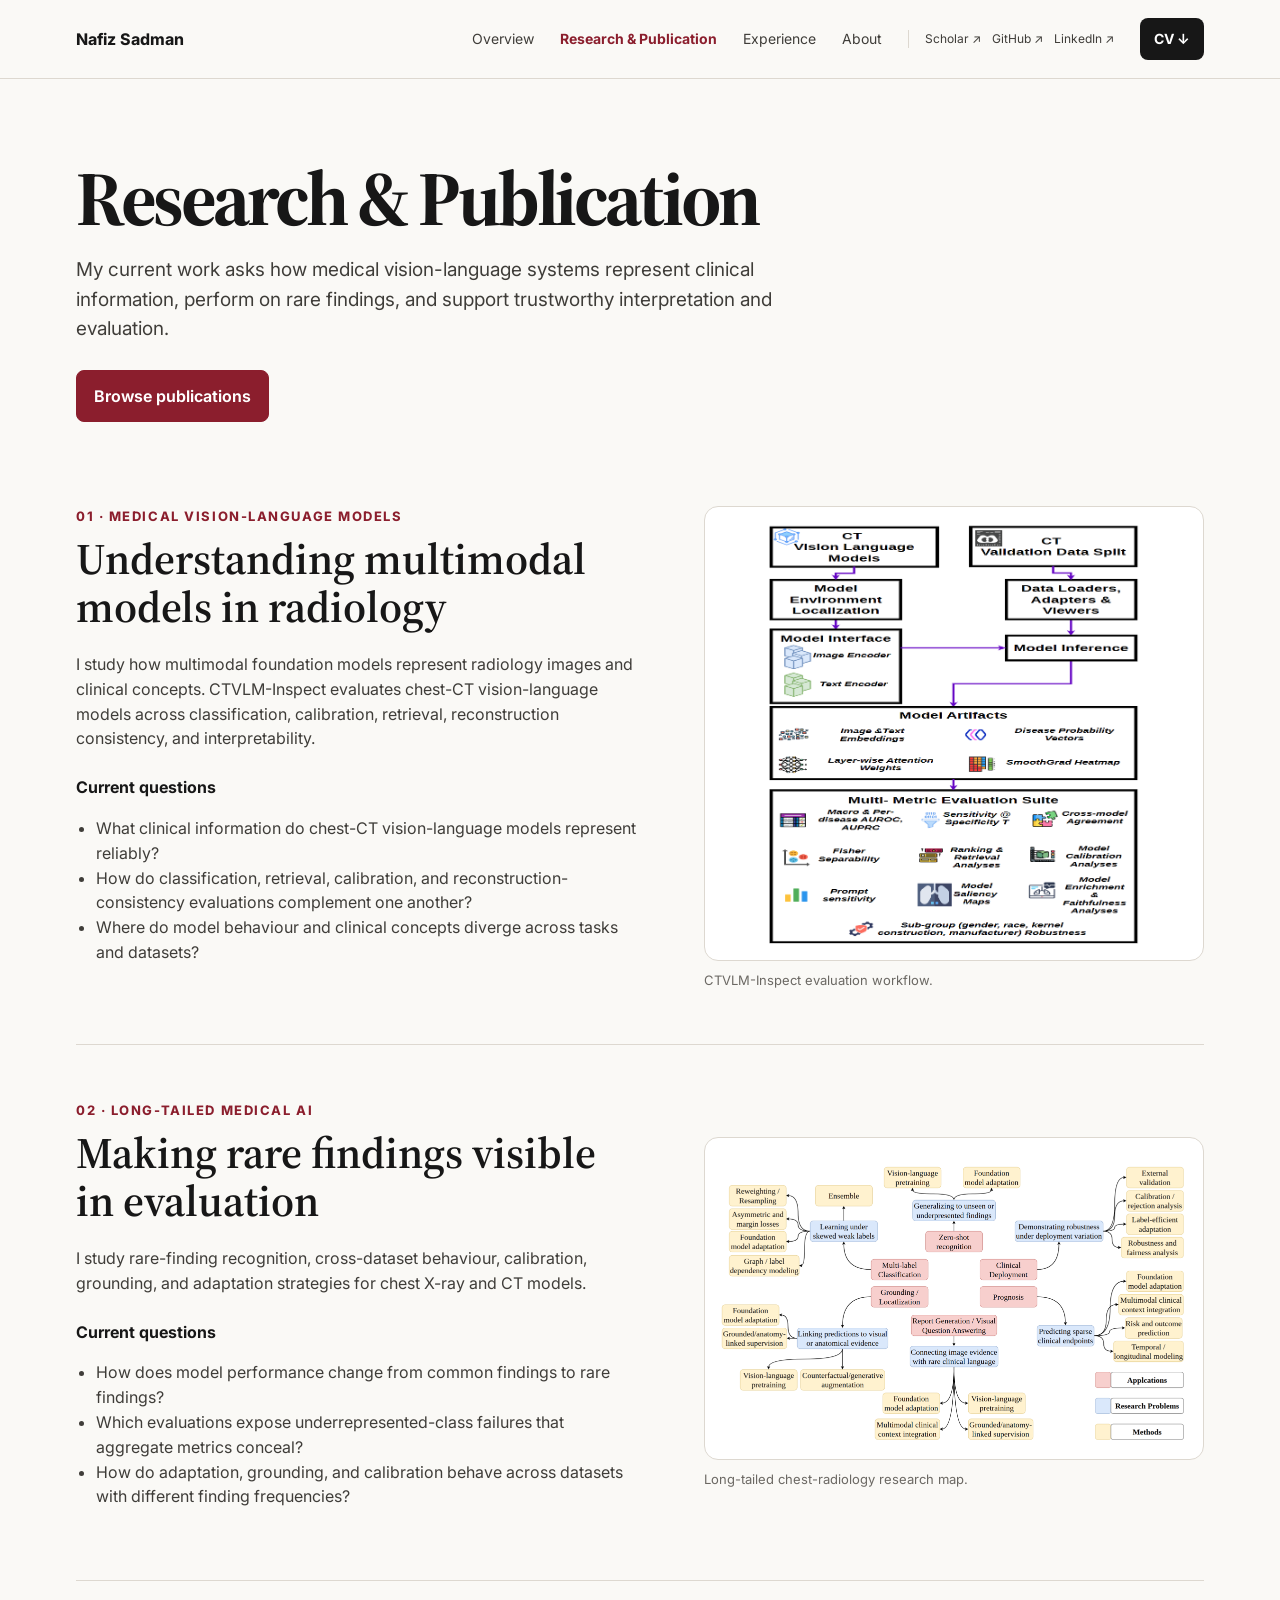
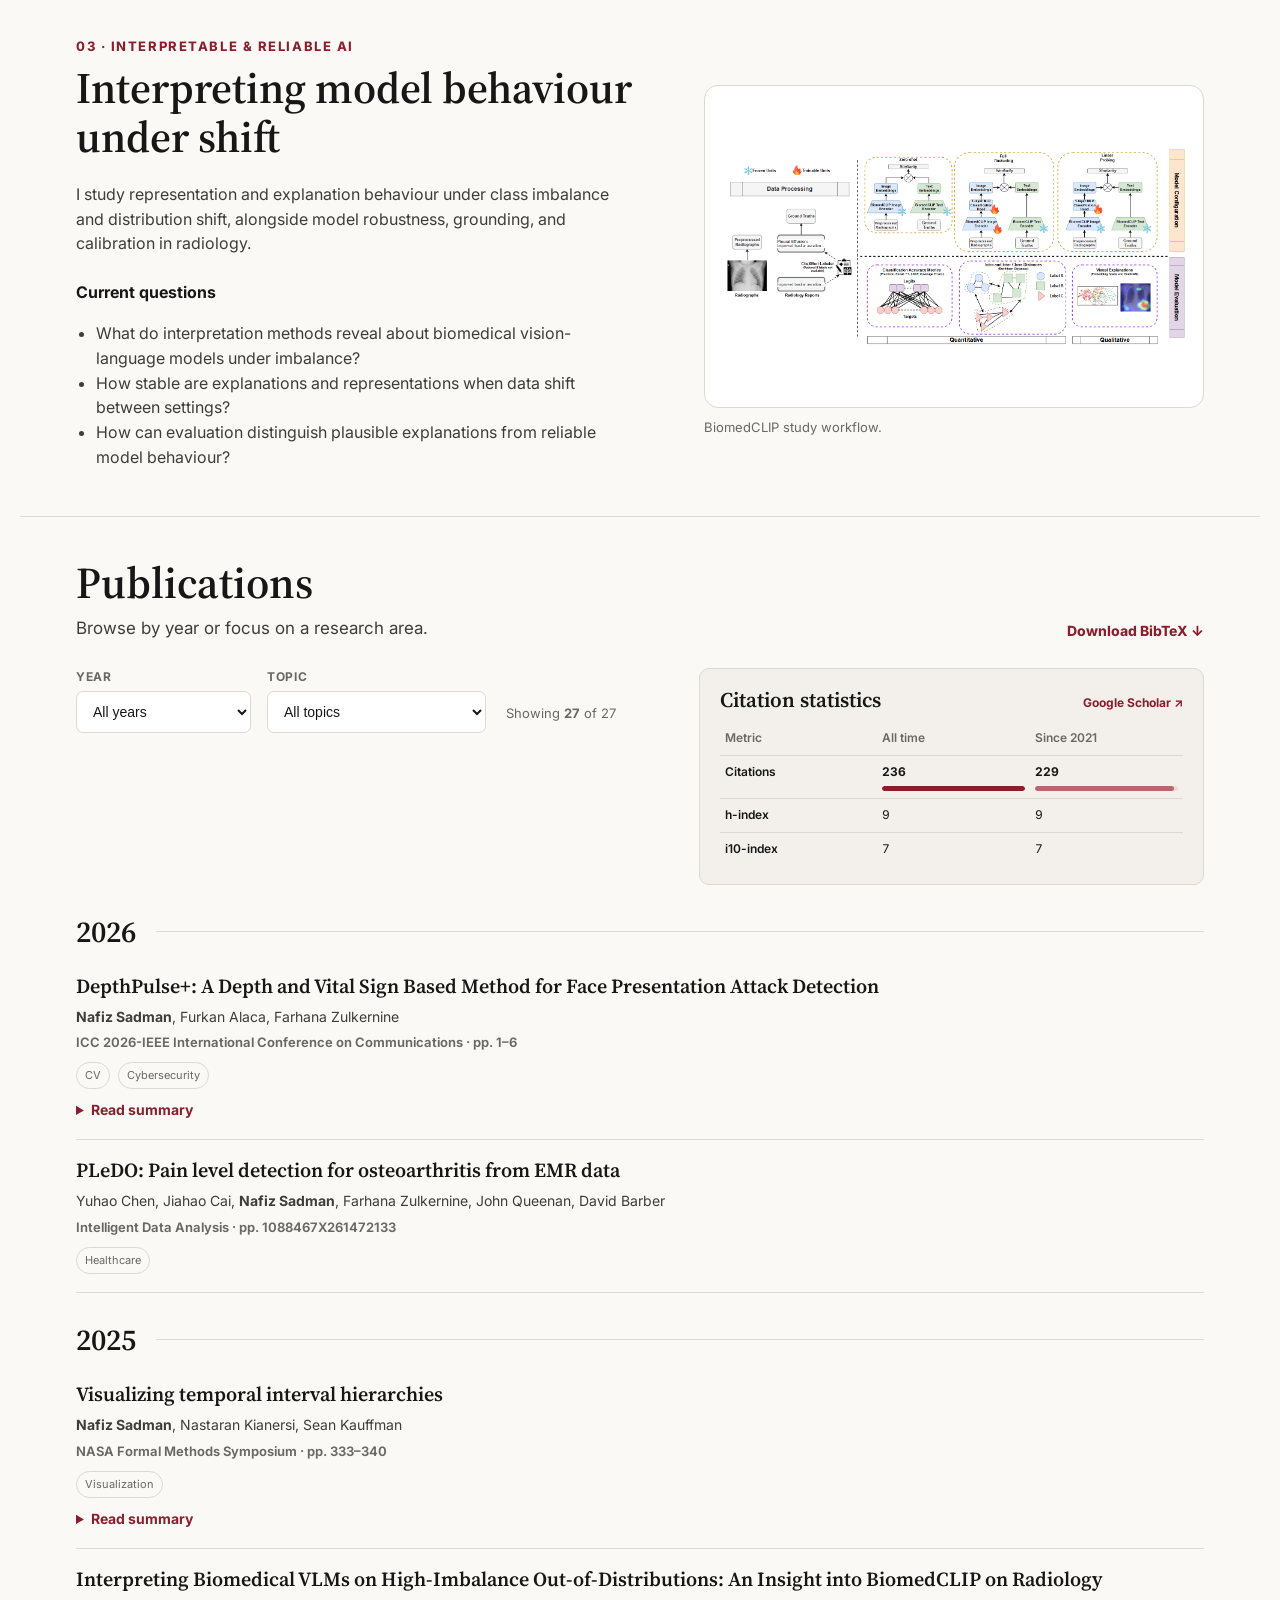
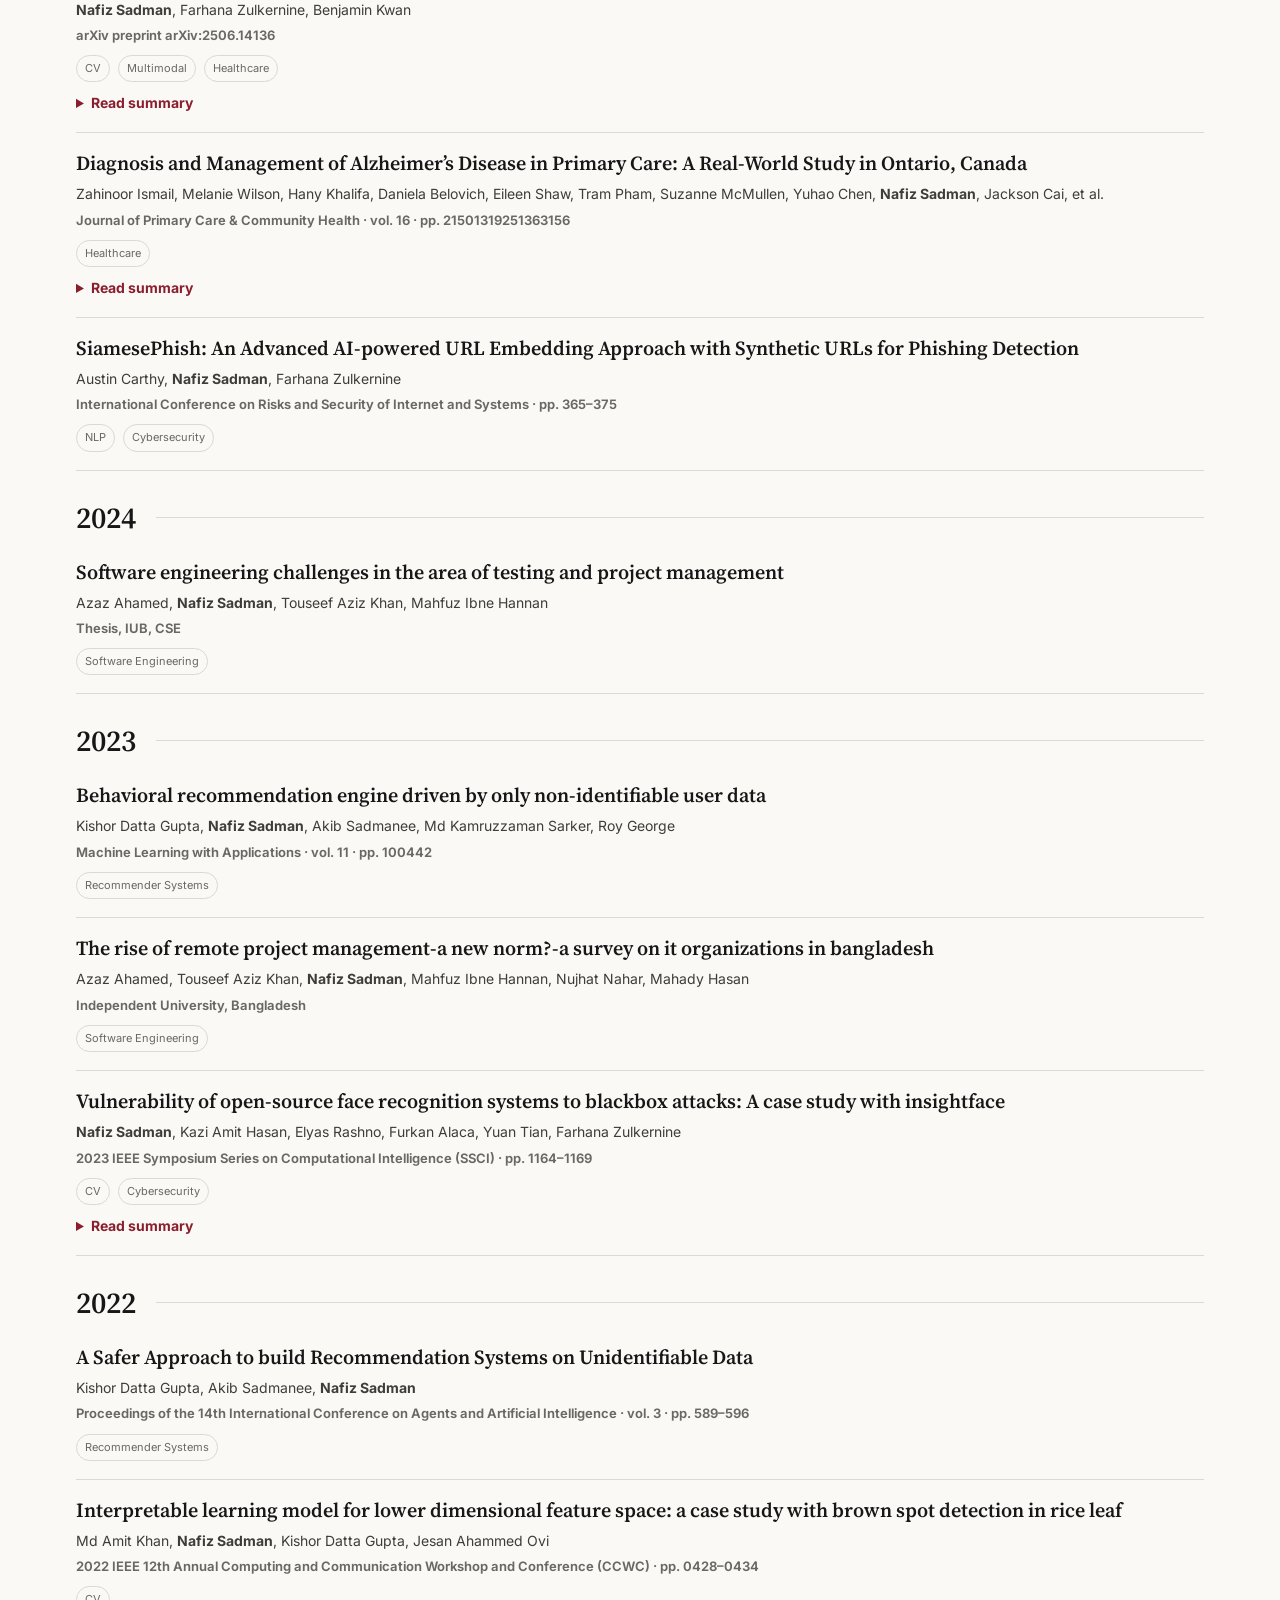
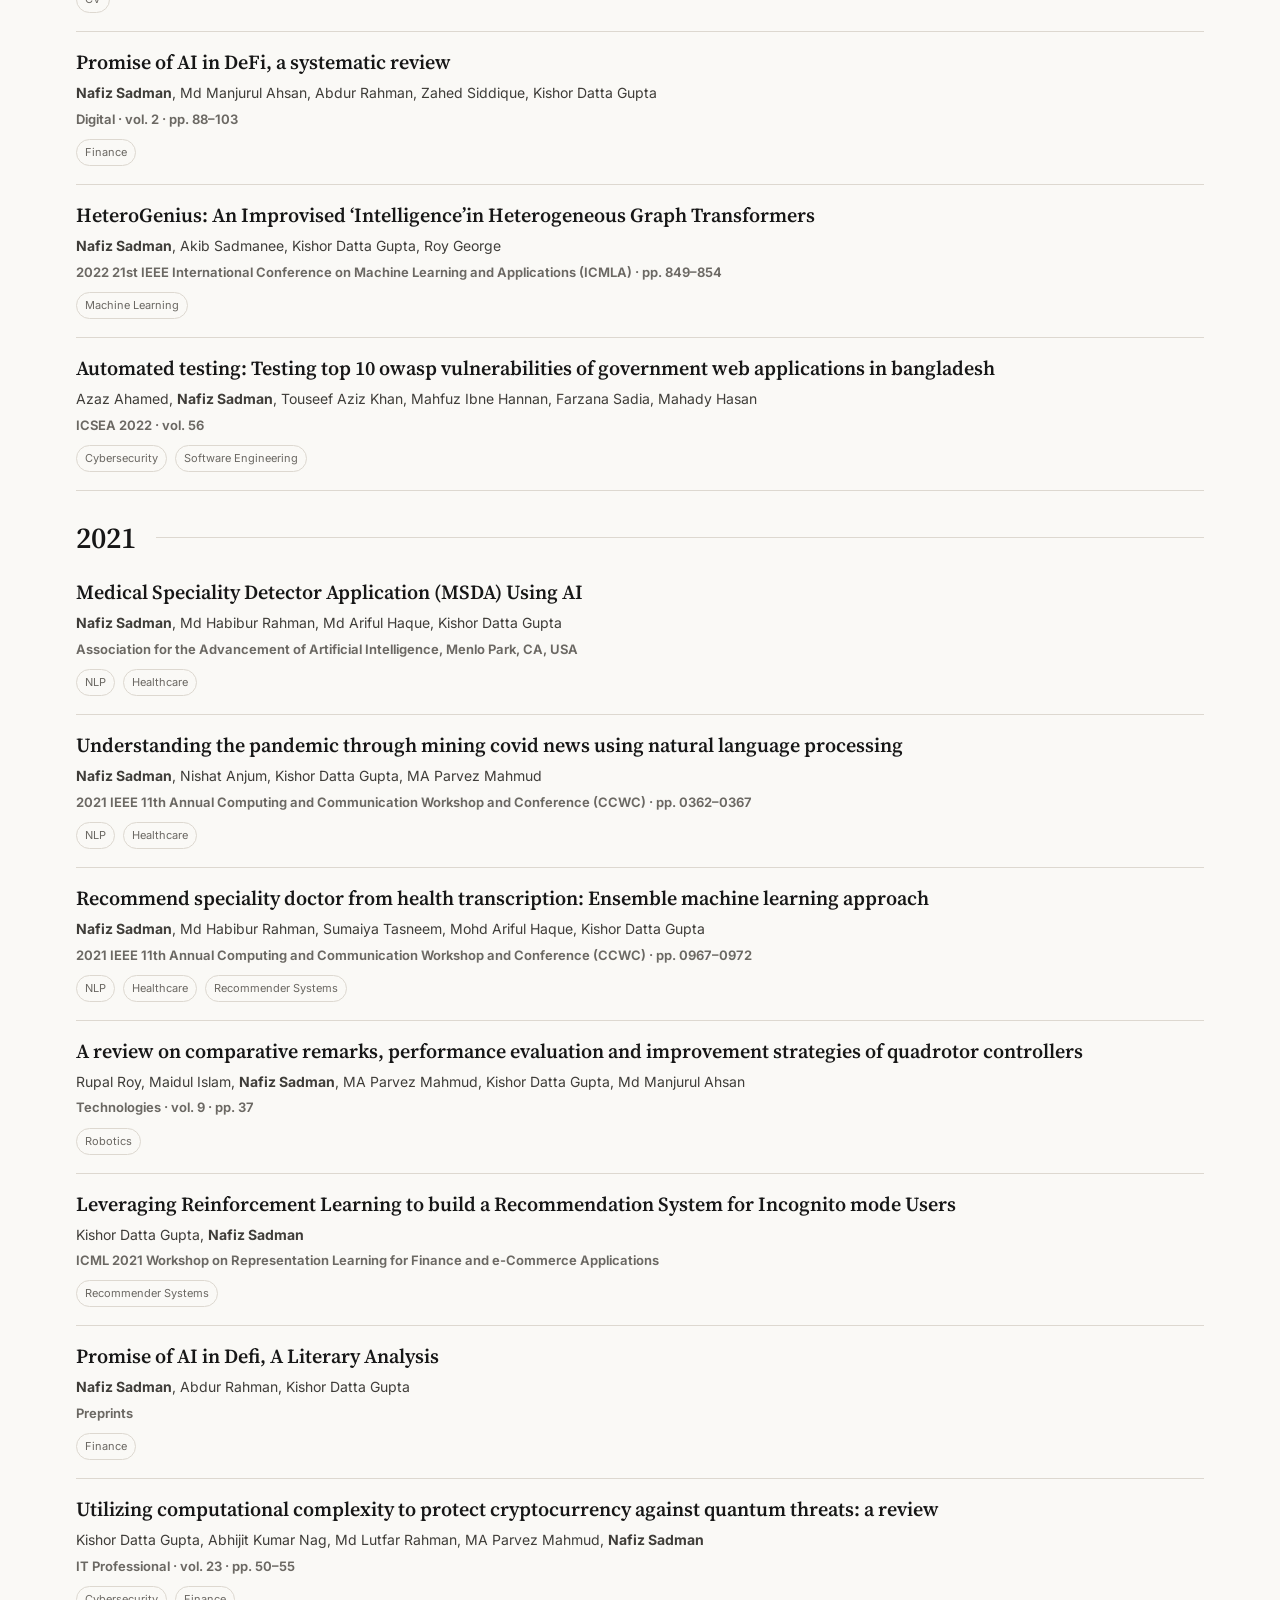
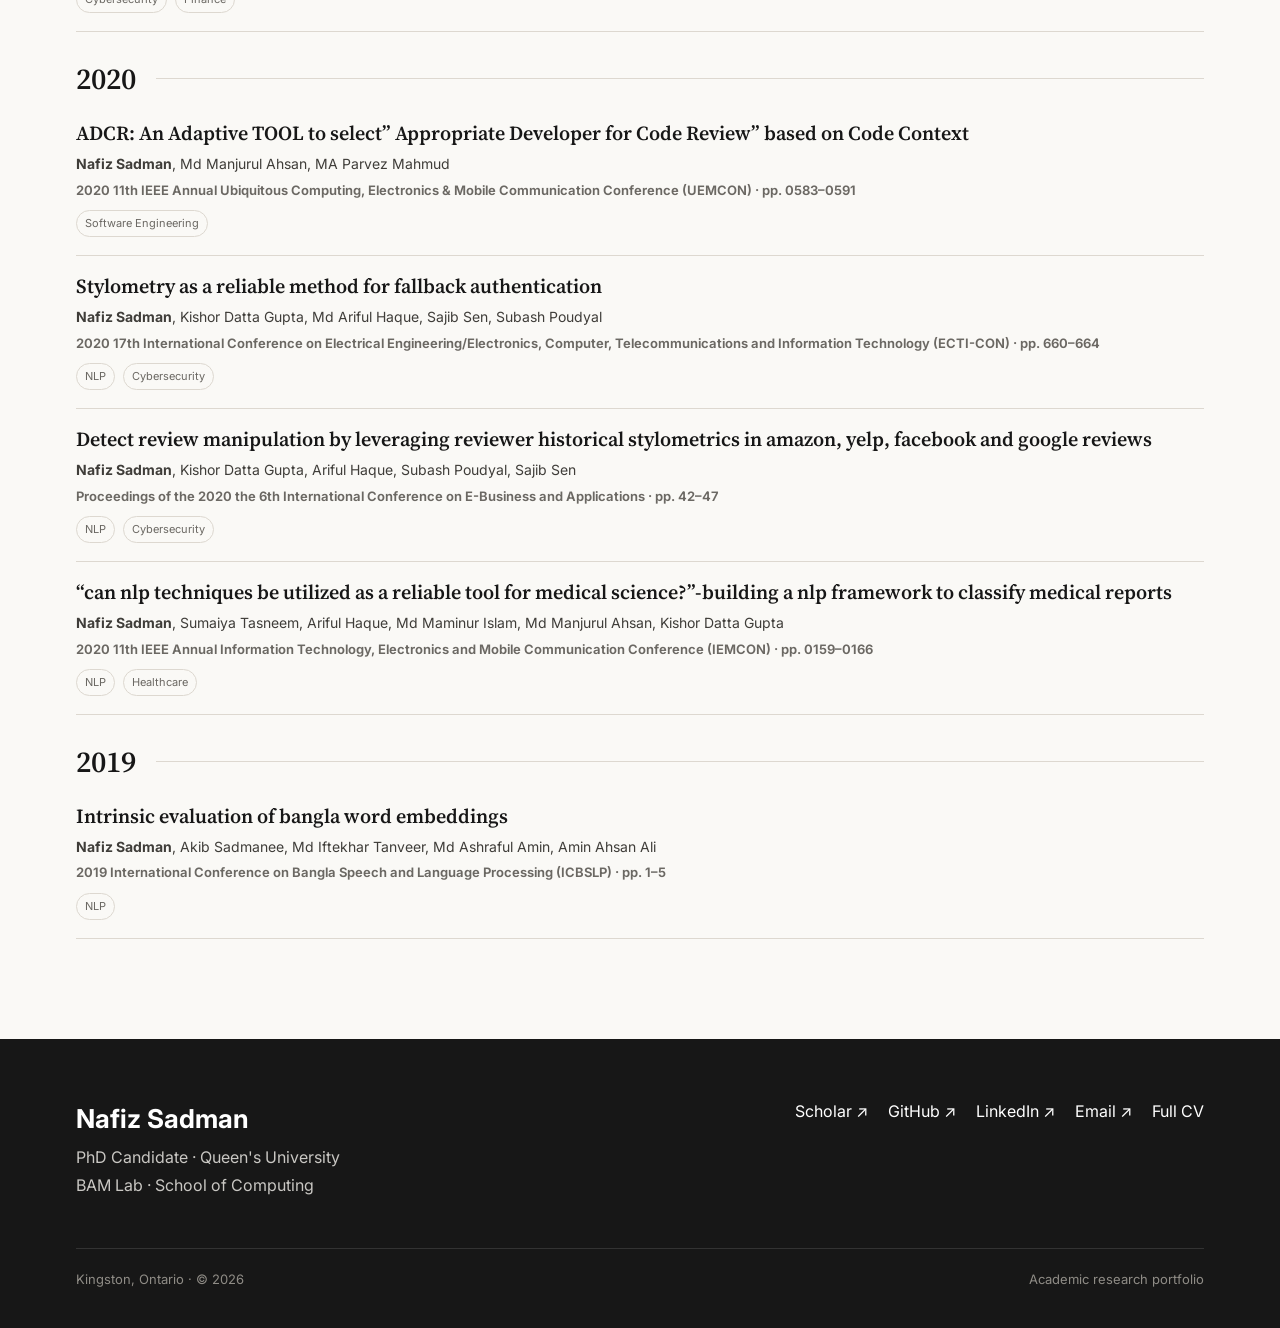
<file: research.html>
<!doctype html>
<html lang="en">
<head>
  <meta charset="utf-8">
  <meta name="viewport" content="width=device-width, initial-scale=1">
  <script>document.documentElement.classList.add('js')</script>
  <meta name="description" content="Research and publications by Nafiz Sadman on medical vision-language models, long-tailed radiology, and interpretable, reliable AI.">
  <title>Research &amp; Publication — Nafiz Sadman</title>
  <link rel="preconnect" href="https://fonts.googleapis.com">
  <link rel="preconnect" href="https://fonts.gstatic.com" crossorigin>
  <link href="https://fonts.googleapis.com/css2?family=Inter:wght@400;500;600;700;800&family=Source+Serif+4:wght@500;600;700&display=swap" rel="stylesheet">
  <link rel="stylesheet" href="assets/styles.css?v=20261001-4">
</head>
<body>
<a class="skip-link" href="#main">Skip to content</a>
<nav aria-label="Primary"><div class="wrap nav">
  <a class="brand" href="index.html">Nafiz Sadman</a>
  <button class="menu" type="button" aria-controls="site-links" aria-expanded="false">Menu</button>
  <div class="navlinks" id="site-links">
    <a data-page="home" href="index.html">Overview</a>
    <a aria-current="page" href="research.html">Research &amp; Publication</a>
    <a data-page="experience" href="experience.html">Experience</a>
    <a data-page="about" href="about.html">About</a>
    <div class="utility-links">
      <a href="https://scholar.google.com/citations?user=M3FEjQsAAAAJ&amp;hl=en" target="_blank" rel="noopener noreferrer">Scholar ↗</a>
      <a href="https://github.com/Nafiz95" target="_blank" rel="noopener noreferrer">GitHub ↗</a>
      <a href="https://www.linkedin.com/in/nafiz-sadman/" target="_blank" rel="noopener noreferrer">LinkedIn ↗</a>
    </div>
    <a class="nav-cv" href="assets/cv.pdf" target="_blank" rel="noopener noreferrer" aria-label="Download CV PDF">CV ↓</a>
  </div>
</div></nav>
<main id="main">
<header class="page-hero research-hero"><div class="wrap"><h1 class="page-title">Research &amp; Publication</h1><p class="page-lede">My current work asks how medical vision-language systems represent clinical information, perform on rare findings, and support trustworthy interpretation and evaluation.</p><div class="buttons"><a class="btn primary" href="#publications">Browse publications</a></div></div></header>
<section class="page-section research-content"><div class="wrap">
  <!-- Draft research-question wording for owner review before publication. -->
  <article class="research-pillar" id="medical-vlms">
    <div><div class="kicker">01 · Medical Vision-Language Models</div><h2>Understanding multimodal models in radiology</h2><p>I study how multimodal foundation models represent radiology images and clinical concepts. CTVLM-Inspect evaluates chest-CT vision-language models across classification, calibration, retrieval, reconstruction consistency, and interpretability.</p>
      <h3>Current questions</h3><ul><li>What clinical information do chest-CT vision-language models represent reliably?</li><li>How do classification, retrieval, calibration, and reconstruction-consistency evaluations complement one another?</li><li>Where do model behaviour and clinical concepts diverge across tasks and datasets?</li></ul>
    </div><figure class="research-figure"><div class="visual feature-visual feature-visual--portrait"><img src="ctvlm-inspect.png" loading="lazy" decoding="async" alt="CTVLM-Inspect workflow from chest CT model inputs to a multi-metric evaluation suite"></div><figcaption>CTVLM-Inspect evaluation workflow.</figcaption></figure>
  </article>
  <article class="research-pillar" id="long-tailed-ai">
    <div><div class="kicker">02 · Long-Tailed Medical AI</div><h2>Making rare findings visible in evaluation</h2><p>I study rare-finding recognition, cross-dataset behaviour, calibration, grounding, and adaptation strategies for chest X-ray and CT models.</p>
      <h3>Current questions</h3><ul><li>How does model performance change from common findings to rare findings?</li><li>Which evaluations expose underrepresented-class failures that aggregate metrics conceal?</li><li>How do adaptation, grounding, and calibration behave across datasets with different finding frequencies?</li></ul>
    </div><figure class="research-figure"><div class="visual feature-visual feature-visual--landscape"><img src="longtail.png" loading="lazy" decoding="async" alt="Map of long-tailed radiology applications, research problems, and methods"></div><figcaption>Long-tailed chest-radiology research map.</figcaption></figure>
  </article>
  <article class="research-pillar" id="reliable-ai">
    <div><div class="kicker">03 · Interpretable &amp; Reliable AI</div><h2>Interpreting model behaviour under shift</h2><p>I study representation and explanation behaviour under class imbalance and distribution shift, alongside model robustness, grounding, and calibration in radiology.</p>
      <h3>Current questions</h3><ul><li>What do interpretation methods reveal about biomedical vision-language models under imbalance?</li><li>How stable are explanations and representations when data shift between settings?</li><li>How can evaluation distinguish plausible explanations from reliable model behaviour?</li></ul>
    </div><figure class="research-figure"><div class="visual feature-visual feature-visual--landscape"><img src="biomedclip.png" loading="lazy" decoding="async" alt="BiomedCLIP data-processing, model configuration, and evaluation diagram"></div><figcaption>BiomedCLIP study workflow.</figcaption></figure>
  </article>
</div></section>
<section class="page-section publication-section" id="publications"><div class="wrap">
  <span id="archive" class="anchor-alias" aria-hidden="true"></span>
  <div class="publication-intro">
    <div><h2 class="section-subtitle">Publications</h2><p class="prose">Browse by year or focus on a research area.</p></div>
    <div class="publication-source-links"><a class="textlink" href="assets/publications.bib?v=20261001-3" download>Download BibTeX &#8595;</a></div>
  </div>
  <div class="publication-tools">
  <div class="pub-controls" id="pub-filter-bar" role="group" aria-label="Filter publications">
    <label for="pub-year-filter">Year<select id="pub-year-filter"><option value="all">All years</option><option value="2026">2026</option><option value="2025">2025</option><option value="2024">2024</option><option value="2023">2023</option><option value="2022">2022</option><option value="2021">2021</option><option value="2020">2020</option><option value="2019">2019</option></select></label>
    <label for="pub-topic-filter">Topic<select id="pub-topic-filter"><option value="all">All topics</option><option value="nlp">NLP</option><option value="cv">CV</option><option value="multimodal">Multimodal</option><option value="healthcare">Healthcare</option><option value="cybersecurity">Cybersecurity</option><option value="recommender-systems">Recommender Systems</option><option value="visualization">Visualization</option><option value="software-engineering">Software Engineering</option><option value="machine-learning">Machine Learning</option><option value="finance">Finance</option><option value="robotics">Robotics</option></select></label>
    <span class="filter-count">Showing <strong id="pub-showing-count" aria-live="polite">27</strong> of 27</span>
  </div>
  <aside class="citation-compact" id="citation-statistics" aria-labelledby="citation-statistics-title">
    <div class="citation-compact-head"><h3 id="citation-statistics-title">Citation statistics</h3><a href="https://scholar.google.com/citations?user=M3FEjQsAAAAJ&amp;hl=en" target="_blank" rel="noopener noreferrer">Google Scholar &#8599;</a></div>
    <table>
      <thead><tr><th scope="col">Metric</th><th scope="col">All time</th><th scope="col">Since 2021</th></tr></thead>
      <tbody>
        <tr><th scope="row">Citations</th><td><strong>236</strong><span class="citation-mini-track" aria-hidden="true"><span style="width:100%"></span></span></td><td><strong>229</strong><span class="citation-mini-track" aria-hidden="true"><span style="width:97.03%"></span></span></td></tr>
        <tr><th scope="row">h-index</th><td>9</td><td>9</td></tr>
        <tr><th scope="row">i10-index</th><td>7</td><td>7</td></tr>
      </tbody>
    </table>
  </aside>
  </div>
  <p class="publication-empty" id="pub-empty" role="status" hidden>No publications match these filters. Try another year or topic.</p>
  <div class="year-group" data-filter-group><h3 class="year-heading">2026</h3>
    <article class="pub-entry" id="pub-depthpulse" data-pub-year="2026" data-pub-tags="cv,cybersecurity">
      <h4>DepthPulse+: A Depth and Vital Sign Based Method for Face Presentation Attack Detection</h4>
      <p class="authors"><strong>Nafiz Sadman</strong>, Furkan Alaca, Farhana Zulkernine</p>
      <p class="venue">ICC 2026-IEEE International Conference on Communications &middot; pp. 1&ndash;6</p>
      <div class="tags"><span class="tag">CV</span><span class="tag">Cybersecurity</span></div>
      <details class="publication-summary"><summary>Read summary</summary>
<div class="abstract-panel" id="summary-depthpulse">Combines depth maps and remote photoplethysmography (rPPG) signals to detect face presentation attacks such as print, replay, and mask attacks on commodity cameras. Improved accuracy under cross-device evaluation.</div></details>
    </article>
    <article class="pub-entry" id="pub-chen2026pledo" data-pub-year="2026" data-pub-tags="healthcare">
      <h4>PLeDO: Pain level detection for osteoarthritis from EMR data</h4>
      <p class="authors">Yuhao Chen, Jiahao Cai, <strong>Nafiz Sadman</strong>, Farhana Zulkernine, John Queenan, David Barber</p>
      <p class="venue">Intelligent Data Analysis &middot; pp. 1088467X261472133</p>
      <div class="tags"><span class="tag">Healthcare</span></div>
    </article>
  </div>
  <div class="year-group" data-filter-group><h3 class="year-heading">2025</h3>
    <article class="pub-entry" id="pub-temporal" data-pub-year="2025" data-pub-tags="visualization">
      <h4>Visualizing temporal interval hierarchies</h4>
      <p class="authors"><strong>Nafiz Sadman</strong>, Nastaran Kianersi, Sean Kauffman</p>
      <p class="venue">NASA Formal Methods Symposium &middot; pp. 333&ndash;340</p>
      <div class="tags"><span class="tag">Visualization</span></div>
      <details class="publication-summary"><summary>Read summary</summary>
<div class="abstract-panel" id="summary-temporal">A visualization research tool for streaming PID-controller data using Python Socket.IO and D3 to expose temporal interval hierarchies for live formal-methods analysis.</div></details>
    </article>
    <article class="pub-entry" id="pub-biomedclip" data-pub-year="2025" data-pub-tags="cv,multimodal,healthcare">
      <h4>Interpreting Biomedical VLMs on High-Imbalance Out-of-Distributions: An Insight into BiomedCLIP on Radiology</h4>
      <p class="authors"><strong>Nafiz Sadman</strong>, Farhana Zulkernine, Benjamin Kwan</p>
      <p class="venue">arXiv preprint arXiv:2506.14136</p>
      <div class="tags"><span class="tag">CV</span><span class="tag">Multimodal</span><span class="tag">Healthcare</span></div>
      <details class="publication-summary"><summary>Read summary</summary>
<div class="abstract-panel" id="summary-biomedclip">Probes BiomedCLIP behaviour on imbalanced out-of-distribution radiology data and uses GradCAM-based interpretation to examine failure modes and clinical robustness.</div></details>
    </article>
    <article class="pub-entry" id="pub-alzheimers" data-pub-year="2025" data-pub-tags="healthcare">
      <h4>Diagnosis and Management of Alzheimer’s Disease in Primary Care: A Real-World Study in Ontario, Canada</h4>
      <p class="authors">Zahinoor Ismail, Melanie Wilson, Hany Khalifa, Daniela Belovich, Eileen Shaw, Tram Pham, Suzanne McMullen, Yuhao Chen, <strong>Nafiz Sadman</strong>, Jackson Cai, et al.</p>
      <p class="venue">Journal of Primary Care &amp; Community Health &middot; vol. 16 &middot; pp. 21501319251363156</p>
      <div class="tags"><span class="tag">Healthcare</span></div>
      <details class="publication-summary"><summary>Read summary</summary>
<div class="abstract-panel" id="summary-alzheimers">A real-world Ontario EHR study of Alzheimer's diagnosis and management pathways. Nafiz contributed EHR extraction, k-means clustering, and logistic regression.</div></details>
    </article>
    <article class="pub-entry" id="pub-carthy2025siamesephish" data-pub-year="2025" data-pub-tags="nlp,cybersecurity">
      <h4>SiamesePhish: An Advanced AI-powered URL Embedding Approach with Synthetic URLs for Phishing Detection</h4>
      <p class="authors">Austin Carthy, <strong>Nafiz Sadman</strong>, Farhana Zulkernine</p>
      <p class="venue">International Conference on Risks and Security of Internet and Systems &middot; pp. 365&ndash;375</p>
      <div class="tags"><span class="tag">NLP</span><span class="tag">Cybersecurity</span></div>
    </article>
  </div>
  <div class="year-group" data-filter-group><h3 class="year-heading">2024</h3>
    <article class="pub-entry" id="pub-ahamed2024software" data-pub-year="2024" data-pub-tags="software-engineering">
      <h4>Software engineering challenges in the area of testing and project management</h4>
      <p class="authors">Azaz Ahamed, <strong>Nafiz Sadman</strong>, Touseef Aziz Khan, Mahfuz Ibne Hannan</p>
      <p class="venue">Thesis, IUB, CSE</p>
      <div class="tags"><span class="tag">Software Engineering</span></div>
    </article>
  </div>
  <div class="year-group" data-filter-group><h3 class="year-heading">2023</h3>
    <article class="pub-entry" id="pub-gupta2023behavioral" data-pub-year="2023" data-pub-tags="recommender-systems">
      <h4>Behavioral recommendation engine driven by only non-identifiable user data</h4>
      <p class="authors">Kishor Datta Gupta, <strong>Nafiz Sadman</strong>, Akib Sadmanee, Md Kamruzzaman Sarker, Roy George</p>
      <p class="venue">Machine Learning with Applications &middot; vol. 11 &middot; pp. 100442</p>
      <div class="tags"><span class="tag">Recommender Systems</span></div>
    </article>
    <article class="pub-entry" id="pub-ahamed2023rise" data-pub-year="2023" data-pub-tags="software-engineering">
      <h4>The rise of remote project management-a new norm?-a survey on it organizations in bangladesh</h4>
      <p class="authors">Azaz Ahamed, Touseef Aziz Khan, <strong>Nafiz Sadman</strong>, Mahfuz Ibne Hannan, Nujhat Nahar, Mahady Hasan</p>
      <p class="venue">Independent University, Bangladesh</p>
      <div class="tags"><span class="tag">Software Engineering</span></div>
    </article>
    <article class="pub-entry" id="pub-insightface" data-pub-year="2023" data-pub-tags="cv,cybersecurity">
      <h4>Vulnerability of open-source face recognition systems to blackbox attacks: A case study with insightface</h4>
      <p class="authors"><strong>Nafiz Sadman</strong>, Kazi Amit Hasan, Elyas Rashno, Furkan Alaca, Yuan Tian, Farhana Zulkernine</p>
      <p class="venue">2023 IEEE Symposium Series on Computational Intelligence (SSCI) &middot; pp. 1164&ndash;1169</p>
      <div class="tags"><span class="tag">CV</span><span class="tag">Cybersecurity</span></div>
      <details class="publication-summary"><summary>Read summary</summary>
<div class="abstract-panel" id="summary-insightface">A black-box attack case study on InsightFace examining transferability of perturbations across open-source face-recognition systems.</div></details>
    </article>
  </div>
  <div class="year-group" data-filter-group><h3 class="year-heading">2022</h3>
    <article class="pub-entry" id="pub-gupta2022safer" data-pub-year="2022" data-pub-tags="recommender-systems">
      <h4>A Safer Approach to build Recommendation Systems on Unidentifiable Data</h4>
      <p class="authors">Kishor Datta Gupta, Akib Sadmanee, <strong>Nafiz Sadman</strong></p>
      <p class="venue">Proceedings of the 14th International Conference on Agents and Artificial Intelligence &middot; vol. 3 &middot; pp. 589&ndash;596</p>
      <div class="tags"><span class="tag">Recommender Systems</span></div>
    </article>
    <article class="pub-entry" id="pub-khan2022interpretable" data-pub-year="2022" data-pub-tags="cv">
      <h4>Interpretable learning model for lower dimensional feature space: a case study with brown spot detection in rice leaf</h4>
      <p class="authors">Md Amit Khan, <strong>Nafiz Sadman</strong>, Kishor Datta Gupta, Jesan Ahammed Ovi</p>
      <p class="venue">2022 IEEE 12th Annual Computing and Communication Workshop and Conference (CCWC) &middot; pp. 0428&ndash;0434</p>
      <div class="tags"><span class="tag">CV</span></div>
    </article>
    <article class="pub-entry" id="pub-sadman2022promise" data-pub-year="2022" data-pub-tags="finance">
      <h4>Promise of AI in DeFi, a systematic review</h4>
      <p class="authors"><strong>Nafiz Sadman</strong>, Md Manjurul Ahsan, Abdur Rahman, Zahed Siddique, Kishor Datta Gupta</p>
      <p class="venue">Digital &middot; vol. 2 &middot; pp. 88&ndash;103</p>
      <div class="tags"><span class="tag">Finance</span></div>
    </article>
    <article class="pub-entry" id="pub-sadman2022heterogenius" data-pub-year="2022" data-pub-tags="machine-learning">
      <h4>HeteroGenius: An Improvised ‘Intelligence’in Heterogeneous Graph Transformers</h4>
      <p class="authors"><strong>Nafiz Sadman</strong>, Akib Sadmanee, Kishor Datta Gupta, Roy George</p>
      <p class="venue">2022 21st IEEE International Conference on Machine Learning and Applications (ICMLA) &middot; pp. 849&ndash;854</p>
      <div class="tags"><span class="tag">Machine Learning</span></div>
    </article>
    <article class="pub-entry" id="pub-ahamed2022automated" data-pub-year="2022" data-pub-tags="cybersecurity,software-engineering">
      <h4>Automated testing: Testing top 10 owasp vulnerabilities of government web applications in bangladesh</h4>
      <p class="authors">Azaz Ahamed, <strong>Nafiz Sadman</strong>, Touseef Aziz Khan, Mahfuz Ibne Hannan, Farzana Sadia, Mahady Hasan</p>
      <p class="venue">ICSEA 2022 &middot; vol. 56</p>
      <div class="tags"><span class="tag">Cybersecurity</span><span class="tag">Software Engineering</span></div>
    </article>
  </div>
  <div class="year-group" data-filter-group><h3 class="year-heading">2021</h3>
    <article class="pub-entry" id="pub-sadman2021medical" data-pub-year="2021" data-pub-tags="nlp,healthcare">
      <h4>Medical Speciality Detector Application (MSDA) Using AI</h4>
      <p class="authors"><strong>Nafiz Sadman</strong>, Md Habibur Rahman, Md Ariful Haque, Kishor Datta Gupta</p>
      <p class="venue">Association for the Advancement of Artificial Intelligence, Menlo Park, CA, USA</p>
      <div class="tags"><span class="tag">NLP</span><span class="tag">Healthcare</span></div>
    </article>
    <article class="pub-entry" id="pub-sadman2021understanding" data-pub-year="2021" data-pub-tags="nlp,healthcare">
      <h4>Understanding the pandemic through mining covid news using natural language processing</h4>
      <p class="authors"><strong>Nafiz Sadman</strong>, Nishat Anjum, Kishor Datta Gupta, MA Parvez Mahmud</p>
      <p class="venue">2021 IEEE 11th Annual Computing and Communication Workshop and Conference (CCWC) &middot; pp. 0362&ndash;0367</p>
      <div class="tags"><span class="tag">NLP</span><span class="tag">Healthcare</span></div>
    </article>
    <article class="pub-entry" id="pub-sadman2021recommend" data-pub-year="2021" data-pub-tags="nlp,healthcare,recommender-systems">
      <h4>Recommend speciality doctor from health transcription: Ensemble machine learning approach</h4>
      <p class="authors"><strong>Nafiz Sadman</strong>, Md Habibur Rahman, Sumaiya Tasneem, Mohd Ariful Haque, Kishor Datta Gupta</p>
      <p class="venue">2021 IEEE 11th Annual Computing and Communication Workshop and Conference (CCWC) &middot; pp. 0967&ndash;0972</p>
      <div class="tags"><span class="tag">NLP</span><span class="tag">Healthcare</span><span class="tag">Recommender Systems</span></div>
    </article>
    <article class="pub-entry" id="pub-roy2021review" data-pub-year="2021" data-pub-tags="robotics">
      <h4>A review on comparative remarks, performance evaluation and improvement strategies of quadrotor controllers</h4>
      <p class="authors">Rupal Roy, Maidul Islam, <strong>Nafiz Sadman</strong>, MA Parvez Mahmud, Kishor Datta Gupta, Md Manjurul Ahsan</p>
      <p class="venue">Technologies &middot; vol. 9 &middot; pp. 37</p>
      <div class="tags"><span class="tag">Robotics</span></div>
    </article>
    <article class="pub-entry" id="pub-gupta2021leveraging" data-pub-year="2021" data-pub-tags="recommender-systems">
      <h4>Leveraging Reinforcement Learning to build a Recommendation System for Incognito mode Users</h4>
      <p class="authors">Kishor Datta Gupta, <strong>Nafiz Sadman</strong></p>
      <p class="venue">ICML 2021 Workshop on Representation Learning for Finance and e-Commerce Applications</p>
      <div class="tags"><span class="tag">Recommender Systems</span></div>
    </article>
    <article class="pub-entry" id="pub-sadman2021promise" data-pub-year="2021" data-pub-tags="finance">
      <h4>Promise of AI in Defi, A Literary Analysis</h4>
      <p class="authors"><strong>Nafiz Sadman</strong>, Abdur Rahman, Kishor Datta Gupta</p>
      <p class="venue">Preprints</p>
      <div class="tags"><span class="tag">Finance</span></div>
    </article>
    <article class="pub-entry" id="pub-gupta2021utilizing" data-pub-year="2021" data-pub-tags="cybersecurity,finance">
      <h4>Utilizing computational complexity to protect cryptocurrency against quantum threats: a review</h4>
      <p class="authors">Kishor Datta Gupta, Abhijit Kumar Nag, Md Lutfar Rahman, MA Parvez Mahmud, <strong>Nafiz Sadman</strong></p>
      <p class="venue">IT Professional &middot; vol. 23 &middot; pp. 50&ndash;55</p>
      <div class="tags"><span class="tag">Cybersecurity</span><span class="tag">Finance</span></div>
    </article>
  </div>
  <div class="year-group" data-filter-group><h3 class="year-heading">2020</h3>
    <article class="pub-entry" id="pub-sadman2020adcr" data-pub-year="2020" data-pub-tags="software-engineering">
      <h4>ADCR: An Adaptive TOOL to select” Appropriate Developer for Code Review” based on Code Context</h4>
      <p class="authors"><strong>Nafiz Sadman</strong>, Md Manjurul Ahsan, MA Parvez Mahmud</p>
      <p class="venue">2020 11th IEEE Annual Ubiquitous Computing, Electronics &amp; Mobile Communication Conference (UEMCON) &middot; pp. 0583&ndash;0591</p>
      <div class="tags"><span class="tag">Software Engineering</span></div>
    </article>
    <article class="pub-entry" id="pub-sadman2020stylometry" data-pub-year="2020" data-pub-tags="nlp,cybersecurity">
      <h4>Stylometry as a reliable method for fallback authentication</h4>
      <p class="authors"><strong>Nafiz Sadman</strong>, Kishor Datta Gupta, Md Ariful Haque, Sajib Sen, Subash Poudyal</p>
      <p class="venue">2020 17th International Conference on Electrical Engineering/Electronics, Computer, Telecommunications and Information Technology (ECTI-CON) &middot; pp. 660&ndash;664</p>
      <div class="tags"><span class="tag">NLP</span><span class="tag">Cybersecurity</span></div>
    </article>
    <article class="pub-entry" id="pub-sadman2020detect" data-pub-year="2020" data-pub-tags="nlp,cybersecurity">
      <h4>Detect review manipulation by leveraging reviewer historical stylometrics in amazon, yelp, facebook and google reviews</h4>
      <p class="authors"><strong>Nafiz Sadman</strong>, Kishor Datta Gupta, Ariful Haque, Subash Poudyal, Sajib Sen</p>
      <p class="venue">Proceedings of the 2020 the 6th International Conference on E-Business and Applications &middot; pp. 42&ndash;47</p>
      <div class="tags"><span class="tag">NLP</span><span class="tag">Cybersecurity</span></div>
    </article>
    <article class="pub-entry" id="pub-sadman2020can" data-pub-year="2020" data-pub-tags="nlp,healthcare">
      <h4>“can nlp techniques be utilized as a reliable tool for medical science?”-building a nlp framework to classify medical reports</h4>
      <p class="authors"><strong>Nafiz Sadman</strong>, Sumaiya Tasneem, Ariful Haque, Md Maminur Islam, Md Manjurul Ahsan, Kishor Datta Gupta</p>
      <p class="venue">2020 11th IEEE Annual Information Technology, Electronics and Mobile Communication Conference (IEMCON) &middot; pp. 0159&ndash;0166</p>
      <div class="tags"><span class="tag">NLP</span><span class="tag">Healthcare</span></div>
    </article>
  </div>
  <div class="year-group" data-filter-group><h3 class="year-heading">2019</h3>
    <article class="pub-entry" id="pub-sadman2019intrinsic" data-pub-year="2019" data-pub-tags="nlp">
      <h4>Intrinsic evaluation of bangla word embeddings</h4>
      <p class="authors"><strong>Nafiz Sadman</strong>, Akib Sadmanee, Md Iftekhar Tanveer, Md Ashraful Amin, Amin Ahsan Ali</p>
      <p class="venue">2019 International Conference on Bangla Speech and Language Processing (ICBSLP) &middot; pp. 1&ndash;5</p>
      <div class="tags"><span class="tag">NLP</span></div>
    </article>
  </div>
</div></section>
</main>
<footer><div class="wrap">
  <div class="foot"><div>
    <h2>Nafiz Sadman</h2>
    <p>PhD Candidate · Queen's University</p>
    <p>BAM Lab · School of Computing</p>
  </div><div class="footlinks">
    <a href="https://scholar.google.com/citations?user=M3FEjQsAAAAJ&amp;hl=en" target="_blank" rel="noopener noreferrer">Scholar ↗</a>
    <a href="https://github.com/Nafiz95" target="_blank" rel="noopener noreferrer">GitHub ↗</a>
    <a href="https://www.linkedin.com/in/nafiz-sadman/" target="_blank" rel="noopener noreferrer">LinkedIn ↗</a>
    <a href="mailto:sadman.n@queensu.ca">Email ↗</a>
    <a href="cv.html">Full CV</a>
  </div></div>
  <div class="copyright"><span>Kingston, Ontario · © 2026</span><span>Academic research portfolio</span></div>
</div></footer>
<script src="assets/site.js?v=20261001-4"></script>
</body>
</html>
</file>
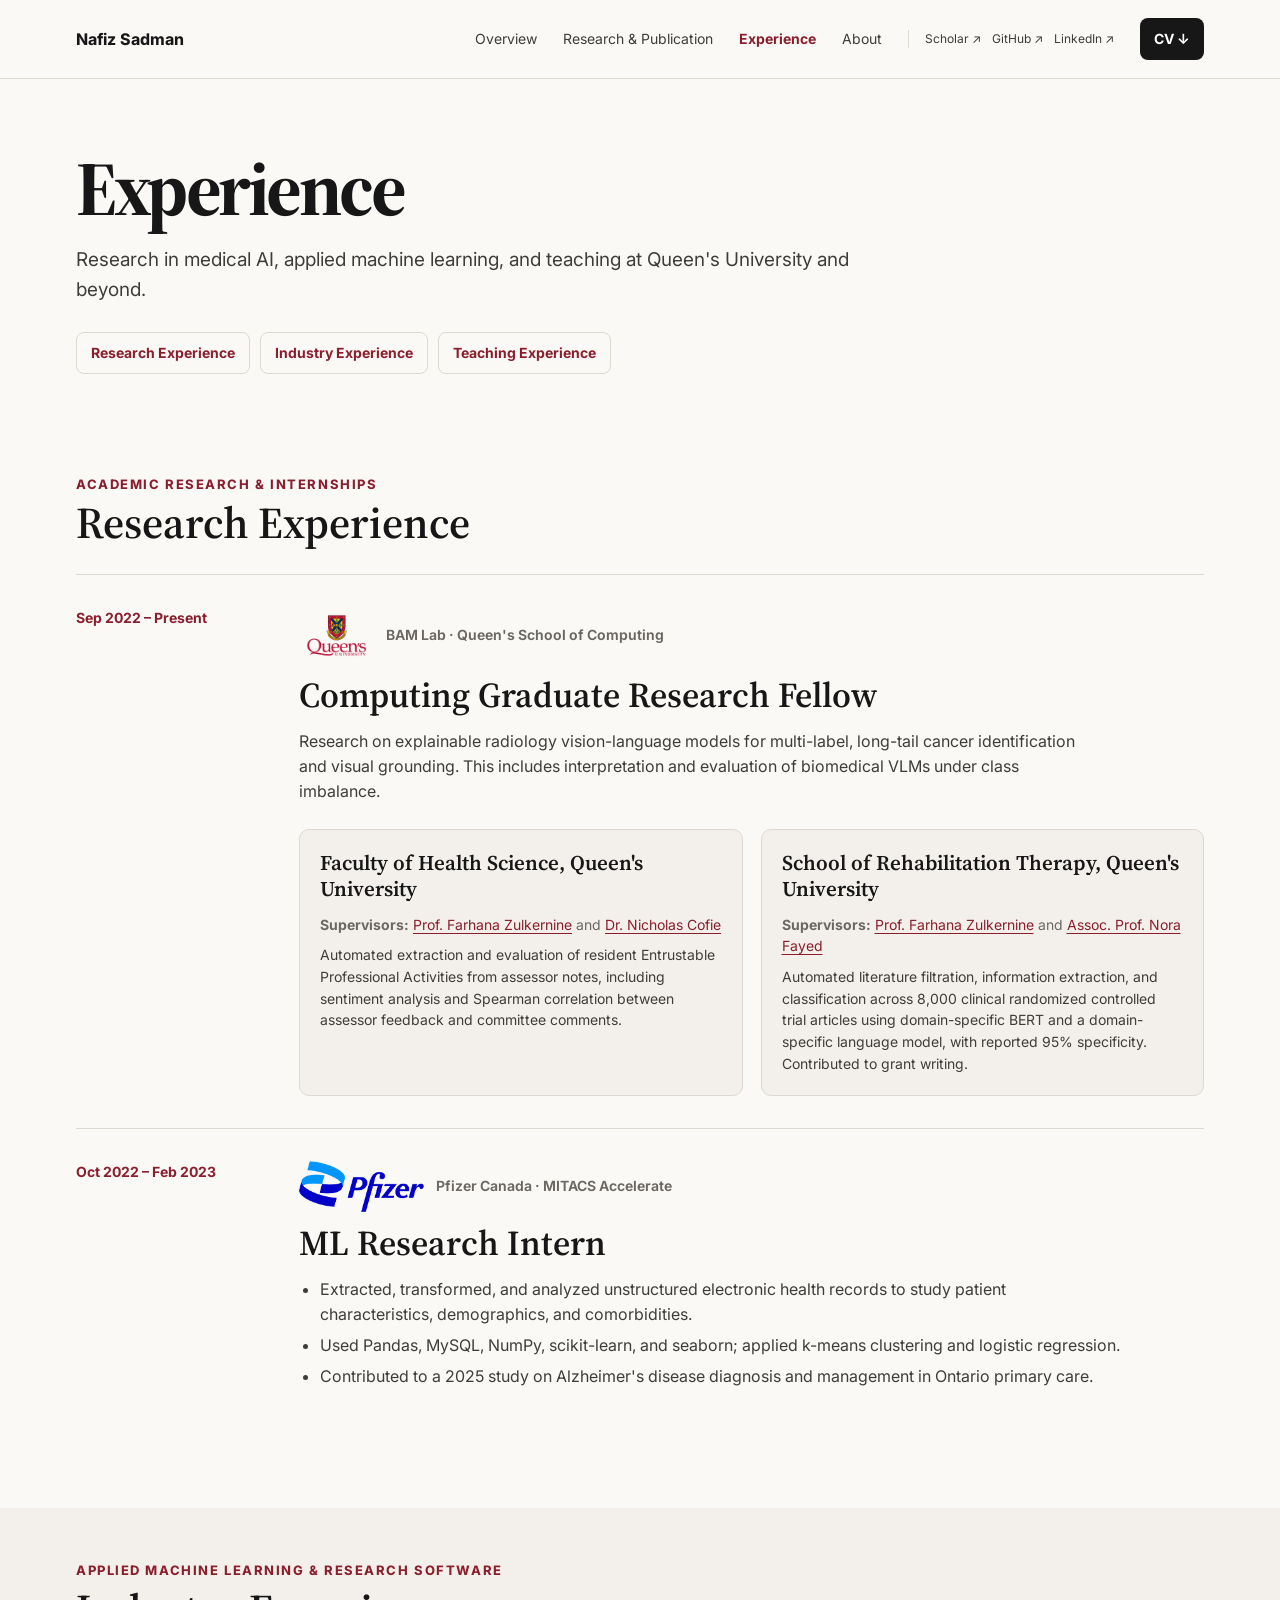
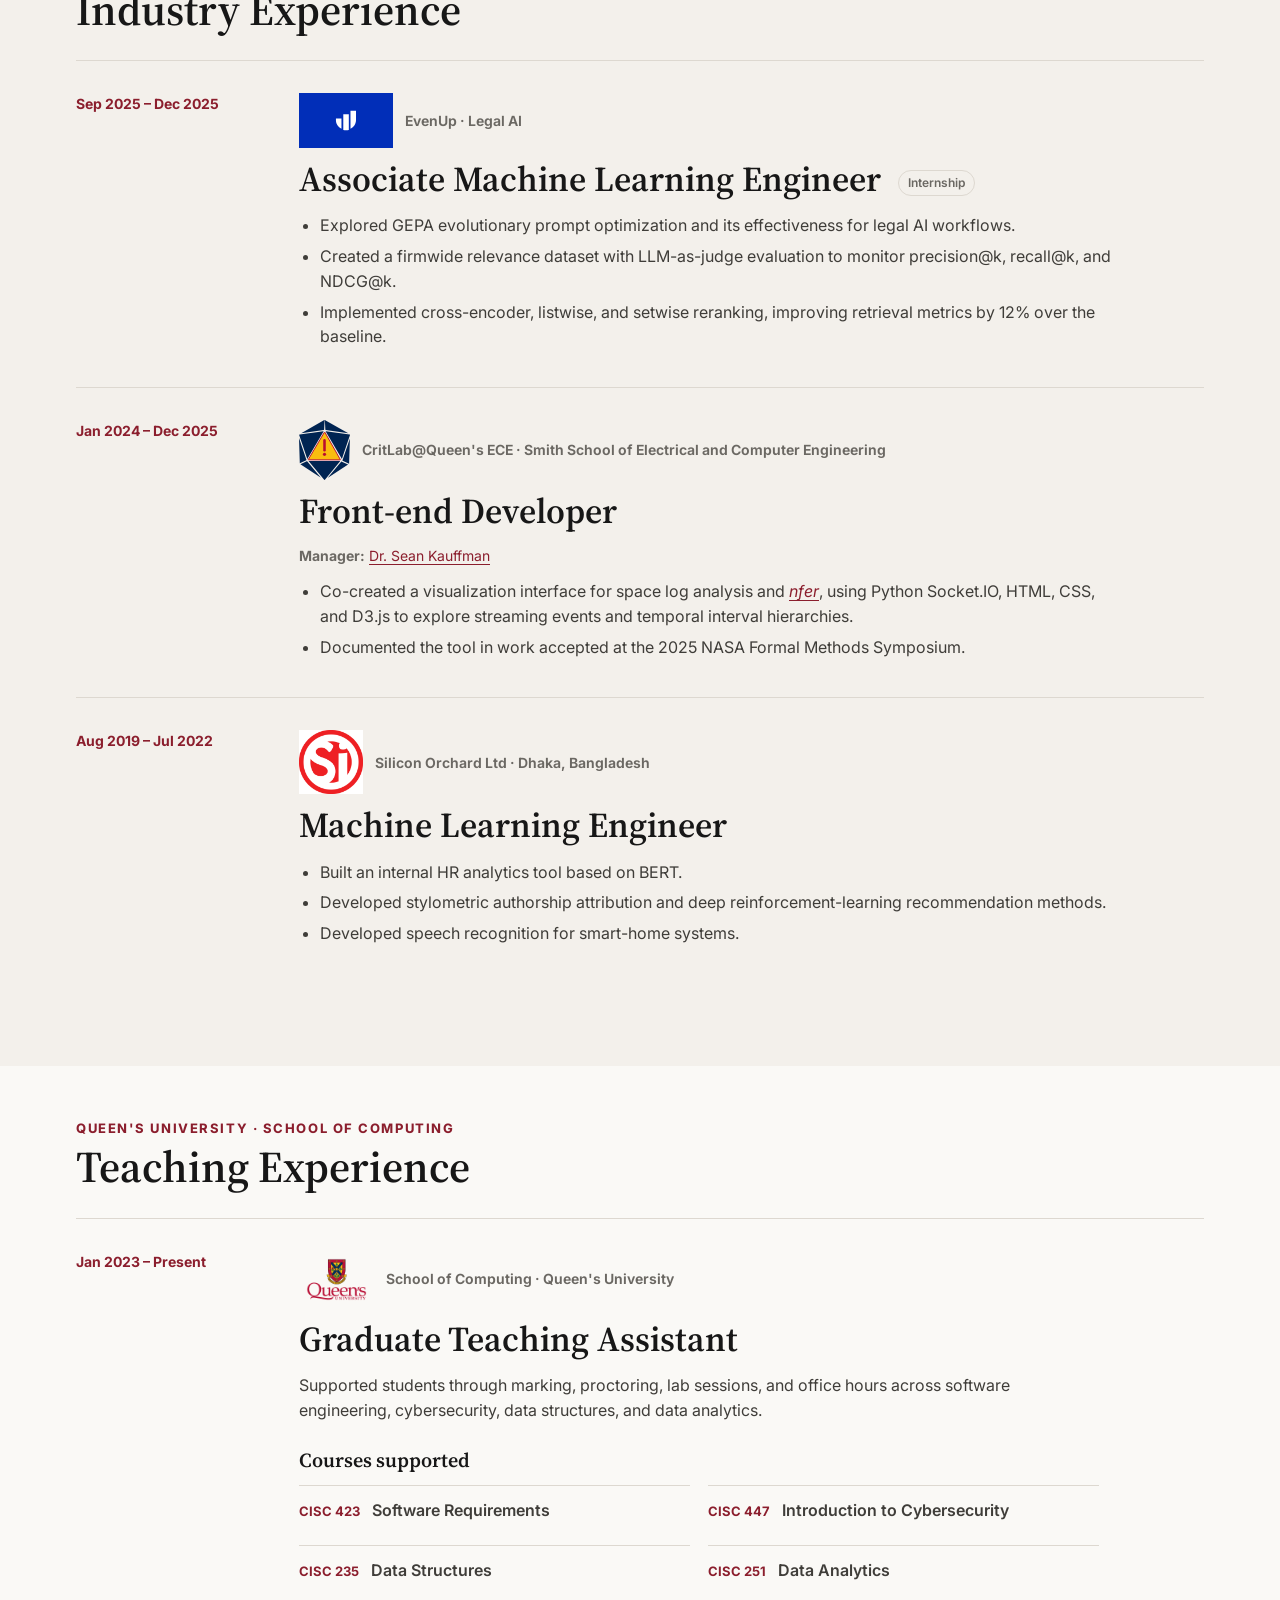
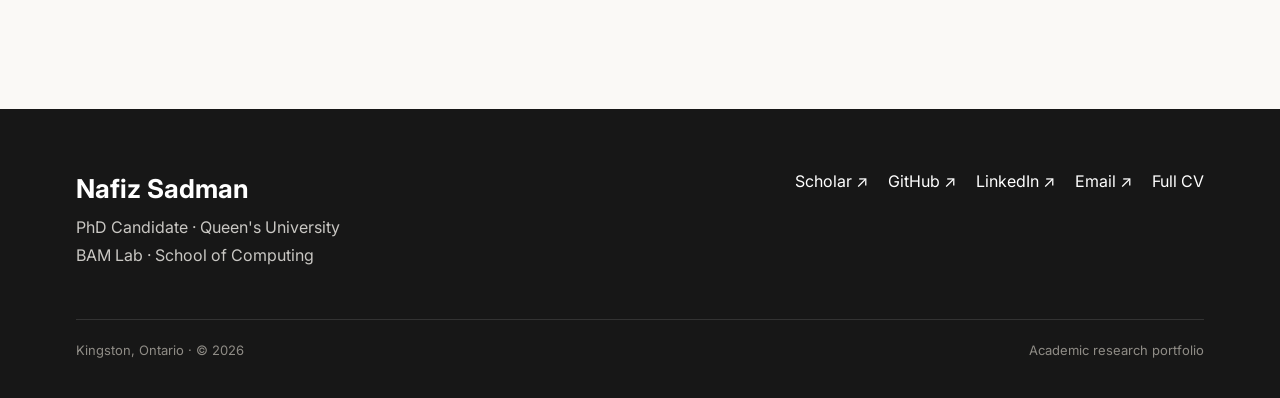
<file: teaching.html>
<!doctype html>
<html lang="en">
<head>
  <meta charset="utf-8">
  <meta name="viewport" content="width=device-width, initial-scale=1">
  <meta name="robots" content="noindex">
  <title>Teaching Experience moved — Nafiz Sadman</title>
  <script>
    location.replace('experience.html#teaching-experience');
  </script>
</head>
<body>
  <main>
    <h1>Teaching Experience has moved</h1>
    <p>Visit <a href="experience.html#teaching-experience">Teaching Experience</a> on the Experience page.</p>
  </main>
</body>
</html>
</file>
<file: assets/styles.css>
/* Academic portfolio visual system adapted from the approved mockup. */

:root{
  --burgundy:#8B1E2D;--burgundy-dark:#741824;--ink:#171717;--ink2:#3F3D39;--muted:#6B6863;
  --paper:#FAF9F6;--paper2:#F3F0EB;--line:#DDD8D0;--white:#fff;--blue:#345995;--purple:#7656A6;
  --max:1240px;
}
*{box-sizing:border-box} html{scroll-behavior:smooth} body{margin:0;background:var(--paper);color:var(--ink);font-family:Inter,ui-sans-serif,system-ui,-apple-system,BlinkMacSystemFont,"Segoe UI",sans-serif;line-height:1.55}
a{color:inherit;text-decoration:none}.serif{font-family:Georgia,"Times New Roman",serif}.wrap{max-width:var(--max);margin:0 auto;padding:0 56px}
nav{position:sticky;top:0;z-index:10;background:rgba(250,249,246,.94);backdrop-filter:blur(12px);border-bottom:1px solid var(--line)}
.nav{height:78px;display:flex;align-items:center;justify-content:space-between;gap:26px}.brand{font-weight:750}.navlinks{display:flex;gap:26px;font-size:14px;align-items:center}.navlinks a{color:var(--ink2)}.navlinks a:hover{color:var(--burgundy)}
.cv{background:var(--ink);color:white!important;padding:10px 14px;border-radius:8px;font-weight:650}.menu{display:none;border:1px solid var(--line);padding:9px 12px;border-radius:8px;background:transparent}
.hero{padding:92px 0 100px}.hero-grid{display:grid;grid-template-columns:1.2fr .8fr;gap:74px;align-items:center}.eyebrow{font-size:13px;letter-spacing:.09em;text-transform:uppercase;color:var(--burgundy);font-weight:760}.name{font-size:clamp(52px,6.8vw,88px);line-height:.95;margin:16px 0 18px;letter-spacing:-.055em}.role{font-size:clamp(30px,4vw,52px);line-height:1.02;letter-spacing:-.035em;margin:0 0 24px;max-width:760px}.lede{font-size:19px;color:var(--ink2);max-width:690px;margin:0 0 30px}.buttons{display:flex;gap:12px;flex-wrap:wrap}.btn{padding:13px 17px;border:1px solid var(--line);border-radius:8px;font-weight:650}.btn.primary{background:var(--burgundy);border-color:var(--burgundy);color:#fff}.social{display:flex;gap:18px;margin-top:26px;color:var(--muted);font-size:14px}
.portrait{min-height:535px;border:1px solid var(--line);background:linear-gradient(145deg,#efeae4,#faf9f6);border-radius:16px;position:relative;overflow:hidden}.portrait:before{content:"YOUR REAL PORTRAIT";position:absolute;inset:0;display:grid;place-items:center;font-size:18px;letter-spacing:.08em;color:#857f78;font-weight:750}.portrait .inset{position:absolute;right:18px;bottom:18px;width:44%;aspect-ratio:1.15;border-radius:10px;background:#fff;border:1px solid var(--line);display:grid;place-items:center;text-align:center;padding:20px;font-size:12px;color:var(--muted);box-shadow:0 8px 30px rgba(20,20,20,.06)}
section{padding:112px 0}.section-head{display:flex;justify-content:space-between;align-items:end;margin-bottom:48px;gap:28px}.kicker{color:var(--burgundy);font-size:13px;text-transform:uppercase;letter-spacing:.12em;font-weight:750}.section-title{font-size:clamp(34px,4vw,52px);line-height:1.05;margin:7px 0 0;letter-spacing:-.03em}.section-copy{max-width:520px;color:var(--muted)}
.focus{display:grid;grid-template-columns:repeat(3,1fr);border-top:1px solid var(--line);border-bottom:1px solid var(--line)}.focus-item{padding:32px 32px 36px 0;min-height:210px}.focus-item+.focus-item{border-left:1px solid var(--line);padding-left:32px}.num{font-size:13px;color:var(--burgundy);font-weight:750}.focus h3{font-size:24px;line-height:1.15;margin:22px 0 10px}.focus p{color:var(--muted);margin:0}
.alt{background:var(--paper2)}.feature{display:grid;grid-template-columns:1.08fr .92fr;gap:58px;align-items:center;margin:0 0 86px}.feature.reverse{grid-template-columns:.92fr 1.08fr}.feature.reverse .visual{order:2}.feature.reverse .copy{order:1}.visual{min-height:390px;border:1px solid var(--line);border-radius:14px;background:#fff;display:grid;place-items:center;text-align:center;padding:30px;color:var(--muted);font-weight:700;letter-spacing:.04em}.feature h3{font-size:38px;line-height:1.05;margin:9px 0 18px;letter-spacing:-.03em}.feature p{color:var(--ink2);font-size:17px}.tags{display:flex;gap:8px;flex-wrap:wrap;margin:22px 0}.tag{font-size:12px;background:#fff;border:1px solid var(--line);padding:6px 9px;border-radius:999px;color:var(--muted)}.textlink{font-weight:760;color:var(--burgundy)}
.mini-grid{display:grid;grid-template-columns:1fr 1fr;gap:22px}.mini{background:#fff;border:1px solid var(--line);border-radius:12px;overflow:hidden}.mini-visual{height:220px;background:#f8f6f2;border-bottom:1px solid var(--line);display:grid;place-items:center;text-align:center;color:var(--muted);font-weight:700;padding:22px}.mini-body{padding:24px}.mini h4{font-size:23px;margin:0 0 8px}.mini p{color:var(--muted);margin:0 0 18px}
.pubs{display:grid;grid-template-columns:repeat(4,1fr);gap:20px}.pub{border-top:2px solid var(--ink);padding-top:16px}.pub-year{font-size:13px;color:var(--burgundy);font-weight:760}.thumb{height:132px;margin:14px 0 18px;background:var(--paper2);border:1px solid var(--line);display:grid;place-items:center;text-align:center;color:var(--muted);font-size:12px}.pub h3{font-size:19px;line-height:1.25;margin:0 0 8px}.venue{font-size:13px;color:var(--muted);font-weight:650}.pub p{font-size:14px;color:var(--muted)}.links{font-size:13px;font-weight:700;display:flex;gap:12px;color:var(--burgundy)}
.practice{display:grid;grid-template-columns:repeat(3,1fr);gap:0;border-top:1px solid var(--line);border-bottom:1px solid var(--line)}.practice article{padding:34px 30px 40px 0}.practice article+article{border-left:1px solid var(--line);padding-left:30px}.org{font-size:13px;text-transform:uppercase;letter-spacing:.1em;color:var(--burgundy);font-weight:750}.practice h3{font-size:25px;margin:12px 0 8px}.practice p{color:var(--muted)}.practice ul{padding-left:18px;color:var(--ink2);font-size:14px}
.timeline{display:grid;grid-template-columns:repeat(5,1fr);position:relative;margin-top:62px}.timeline:before{content:"";height:1px;background:var(--line);position:absolute;left:0;right:0;top:9px}.milestone{position:relative;padding:31px 28px 0 0}.dot{position:absolute;width:18px;height:18px;top:0;left:0;background:var(--paper);border:4px solid var(--burgundy);border-radius:50%}.milestone strong{display:block;font-size:14px;color:var(--burgundy);margin-bottom:10px}.milestone h4{font-size:18px;line-height:1.15;margin:0 0 8px}.milestone p{font-size:13px;color:var(--muted);margin:0}
.now{display:grid;grid-template-columns:.35fr .65fr;gap:60px;padding:46px 0;border-top:1px solid var(--line);border-bottom:1px solid var(--line)}.now h2{font-size:34px;margin:0}.now ul{margin:0;padding-left:18px;font-size:17px;color:var(--ink2)}
footer{padding:60px 0 38px;background:var(--ink);color:white}.foot{display:grid;grid-template-columns:1fr auto;gap:50px}.foot h3{font-size:26px;margin:0 0 6px}.foot p{color:#c9c7c3;margin:3px 0}.footlinks{display:flex;gap:20px;align-items:start}.copyright{margin-top:48px;padding-top:20px;border-top:1px solid #333;color:#8f8c86;font-size:13px;display:flex;justify-content:space-between}
.note{margin-top:14px;font-size:12px;color:var(--muted)}
@media(max-width:980px){.wrap{padding:0 32px}.navlinks{display:none}.menu{display:block}.hero-grid,.feature,.feature.reverse{grid-template-columns:1fr}.feature.reverse .visual,.feature.reverse .copy{order:initial}.portrait{min-height:460px}.focus,.practice{grid-template-columns:1fr}.focus-item+.focus-item,.practice article+article{border-left:0;border-top:1px solid var(--line);padding-left:0}.focus-item,.practice article{padding:28px 0}.pubs{grid-template-columns:1fr 1fr}.timeline{grid-template-columns:1fr;margin-left:8px}.timeline:before{left:8px;right:auto;top:0;bottom:0;width:1px;height:auto}.milestone{padding:0 0 34px 42px}.dot{left:0;top:2px}.now{grid-template-columns:1fr;gap:20px}}
@media(max-width:640px){.wrap{padding:0 21px}.nav{height:68px}.hero{padding:68px 0 76px}.hero-grid{gap:38px}.portrait{min-height:390px}.portrait .inset{width:52%}section{padding:78px 0}.section-head{display:block;margin-bottom:34px}.section-copy{margin-top:18px}.mini-grid,.pubs{grid-template-columns:1fr}.feature{gap:28px;margin-bottom:54px}.visual{min-height:270px}.feature h3{font-size:31px}.social{flex-wrap:wrap}.foot{grid-template-columns:1fr}.footlinks{flex-wrap:wrap}.copyright{display:block}.copyright span{display:block;margin-top:7px}}


/* Site additions and accessible components */
:root{--serif:"Source Serif 4",Georgia,serif}
*::before,*::after,*{box-sizing:border-box}
button{font:inherit;cursor:pointer}
img{display:block;max-width:100%}
[hidden]{display:none!important}
:focus-visible{outline:3px solid var(--blue);outline-offset:4px}
.skip-link{position:fixed;left:16px;top:-100px;z-index:100;background:var(--ink);color:#fff;padding:10px 14px}
.skip-link:focus{top:12px}
.serif,.section-title,.page-title{font-family:var(--serif)}
nav[aria-label="Primary"]{position:sticky}
.navlinks a[aria-current="page"]{color:var(--burgundy);font-weight:700}
.navlinks .nav-cv{background:var(--ink);color:#fff;padding:10px 14px;border-radius:8px;font-weight:700}
.navlinks .nav-cv:hover{background:var(--burgundy);color:#fff}
.menu{font:650 14px Inter,system-ui,sans-serif;color:var(--ink);cursor:pointer}
.utility-links{display:flex;gap:11px;padding-left:16px;border-left:1px solid var(--line);font-size:12px;color:var(--muted)}
.utility-links a:hover{color:var(--burgundy)}
.navlinks{margin-left:auto}
.portrait{background:var(--paper2)}
.portrait::before{display:none}
.portrait{position:relative;min-height:0;aspect-ratio:4/5}
.portrait img{position:absolute;inset:0;width:100%;height:100%;object-fit:cover;object-position:center 36%}
.role{font-weight:700}
.btn:hover{border-color:var(--burgundy);color:var(--burgundy)}
.btn.primary:hover{color:#fff;background:var(--burgundy-dark)}
.textlink[href]:hover{text-decoration:underline;text-underline-offset:4px}
.visual{overflow:hidden}
.visual small,.mini-visual small,.figure-placeholder small{display:block;margin-top:8px;font:400 13px/1.5 Inter,system-ui,sans-serif;letter-spacing:0}
.figure-placeholder{display:grid;place-items:center;min-height:260px;padding:24px;border:1px solid var(--line);border-radius:12px;background:#fff;color:var(--muted);font-weight:700;text-align:center}
.figure-placeholder strong{display:block;font:600 22px/1.2 var(--serif);color:var(--ink2)}
.mini-visual{font-size:16px}
.pub a[href]:hover,.links a[href]:hover{text-decoration:underline}
.note{line-height:1.5}
footer a:hover{text-decoration:underline}
footer .footlinks{max-width:440px;flex-wrap:wrap}
footer .footlinks a{white-space:nowrap}
footer .footlinks a:hover{color:#fff}
footer .copyright{gap:20px}

/* Secondary pages */
.page-hero{padding:80px 0 72px}
.page-hero .kicker{margin-bottom:12px}
.page-title{font-size:clamp(48px,6vw,78px);line-height:1.02;letter-spacing:-.045em;margin:0 0 18px}
.page-lede{max-width:780px;color:var(--ink2);font-size:19px;margin:0}
.page-hero .buttons{margin-top:26px}
.page-section{padding:70px 0 100px}
.page-section.alt{background:var(--paper2)}
.section-intro{max-width:690px;color:var(--muted);font-size:17px;margin:-16px 0 35px}
.section-subtitle{font:600 clamp(30px,3.5vw,44px)/1.1 var(--serif);margin:0 0 28px}
.prose{max-width:75ch;color:var(--ink2);font-size:17px}
.prose p{margin:0 0 18px}
.prose ul{padding-left:21px}
.prose li{margin-bottom:8px}
.review-note{padding:14px 17px;border-left:3px solid var(--burgundy);background:var(--paper2);font-size:14px;color:var(--ink2)}
.research-pillar{display:grid;grid-template-columns:1.06fr .94fr;gap:65px;border-top:1px solid var(--line);padding:55px 0}
.research-pillar:first-child{border-top:0;padding-top:0}
.research-pillar h2{font:600 clamp(31px,3.4vw,46px)/1.12 var(--serif);margin:8px 0 20px}
.research-pillar h3{font-size:16px;margin:24px 0 8px}
.research-pillar p,.research-pillar li{color:var(--ink2)}
.research-pillar .visual{min-height:0;width:100%}
.research-figure{margin:0;min-width:0;width:100%;align-self:center}
.research-figure figcaption{margin-top:10px;color:var(--muted);font-size:13px;line-height:1.45}
.research-pillar ul{padding-left:20px}
.filterbar{display:flex;flex-wrap:wrap;align-items:center;gap:9px;margin:0 0 42px}
.filterbar .filter-label{margin-right:7px;text-transform:uppercase;letter-spacing:.08em;color:var(--muted);font-size:12px;font-weight:700}
.filter-button{border:1px solid var(--line);border-radius:99px;background:transparent;padding:8px 12px;color:var(--ink2);font-size:13px}
.filter-button:hover,.filter-button[aria-pressed="true"]{background:var(--burgundy);border-color:var(--burgundy);color:#fff}
.filter-count{margin-left:auto;color:var(--muted);font-size:13px}
.year-group{margin:30px 0 0}
.year-heading{display:flex;align-items:center;gap:20px;font:600 30px/1.1 var(--serif);margin:0 0 8px}
.year-heading::after{content:"";height:1px;flex:1;background:var(--line)}
.pub-entry{display:block;grid-template-columns:none;gap:0;padding:18px 0;border-bottom:1px solid var(--line)}
.pub-entry h4{font:600 20px/1.25 var(--serif);margin:0 0 7px}
.pub-entry .authors{color:var(--ink2);font-size:14px;margin:0 0 5px}
.pub-entry .venue{color:var(--muted);font-size:13px;margin:0}
.pub-entry .tags{margin:10px 0 0}
.pub-entry .tag{background:transparent}
.publication-summary{margin-top:14px}
.publication-summary summary{width:max-content;max-width:100%;color:var(--burgundy);font-weight:700;font-size:14px;cursor:pointer}
.publication-summary summary:hover{text-decoration:underline}
.abstract-panel{margin:17px 0 0;padding:16px 18px;border-left:2px solid var(--burgundy);background:var(--paper2);color:var(--ink2);font-size:14px}
.project-group{margin:57px 0 0}
.project-group:first-child{margin-top:0}
.project-grid{display:grid;grid-template-columns:repeat(2,minmax(0,1fr));gap:22px}
.project-card{border:1px solid var(--line);border-radius:11px;padding:25px;background:#fff}
.project-card .meta{color:var(--burgundy);font-size:13px;font-weight:700}
.project-card h3{font:600 26px/1.2 var(--serif);margin:9px 0}
.project-card p{color:var(--ink2);margin:0 0 15px}
.project-card .tags{margin:13px 0}
.project-card .links{margin-top:16px}
.project-card .figure-placeholder{min-height:170px;margin:-25px -25px 22px;border-radius:11px 11px 0 0;border:0;border-bottom:1px solid var(--line);background:var(--paper)}
.entry-list{border-top:1px solid var(--line)}
.entry{display:grid;grid-template-columns:minmax(145px,.26fr) 1fr;gap:35px;padding:31px 0;border-bottom:1px solid var(--line)}
.entry-date{color:var(--burgundy);font-size:14px;font-weight:700}
.entry h3{font:600 26px/1.2 var(--serif);margin:0 0 5px}
.entry .org{color:var(--ink2);font-weight:650}
.entry p,.entry li{color:var(--ink2)}
.entry p{margin:12px 0 0}
.entry ul{padding-left:20px;margin:12px 0 0}
.entry li{margin:4px 0}
.course-grid{display:grid;grid-template-columns:repeat(2,minmax(0,1fr));gap:18px}
.course{border-top:2px solid var(--burgundy);background:var(--paper2);padding:23px}
.course strong{color:var(--burgundy);font-size:14px}
.course h3{font:600 23px/1.2 var(--serif);margin:8px 0 0}
.about-grid{display:grid;grid-template-columns:1.2fr .8fr;gap:75px}
.about-grid .portrait{min-height:440px;max-height:530px}
.simple-list{padding:0;list-style:none}
.simple-list li{padding:14px 0;border-bottom:1px solid var(--line)}
.cv-layout{display:grid;grid-template-columns:minmax(0,1fr) 300px;gap:62px}
.cv-aside{align-self:start}
.cv-panel{background:var(--paper2);border:1px solid var(--line);border-radius:10px;padding:22px;margin-bottom:18px}
.cv-panel h2{font:600 23px/1.2 var(--serif);margin:0 0 15px}
.cv-panel .tags{margin:0}
.cv-panel .tag{background:#fff}
.cv-panel p{color:var(--ink2);font-size:14px}
.cv-panel .simple-list li{font-size:14px}
.cv-section{padding:0 0 45px}
.cv-section h2{font:600 36px/1.15 var(--serif);margin:0 0 20px}
.cv-section .entry:last-child{border-bottom:0}
.foot h2{font-size:26px;margin:0 0 6px}
@media(max-width:1150px){.utility-links{display:none}.navlinks{gap:17px}}
@media(max-width:980px){
  .navlinks{display:none;order:4;flex-basis:100%;margin:0 0 12px;padding:8px 0;border-top:1px solid var(--line);flex-direction:column;align-items:stretch;gap:0}
  .navlinks.open{display:flex;max-height:calc(100vh - 76px);max-height:calc(100dvh - 76px);overflow-y:auto}
  .navlinks a{padding:10px 0}
  .navlinks .nav-cv{align-self:flex-start;margin-top:8px;padding:10px 14px}
  .nav{height:auto;min-height:72px;flex-wrap:wrap}
  .menu{margin-left:auto}
  .hero-grid,.feature,.feature.reverse,.research-pillar,.about-grid,.cv-layout{grid-template-columns:1fr}
  .research-pillar{gap:30px}
  .cv-aside{max-width:600px}
  .project-grid{grid-template-columns:1fr 1fr}
  .feature.reverse .visual,.feature.reverse .copy{order:initial}
}
@media(max-width:640px){
  .page-hero{padding:59px 0 54px}
  .page-section{padding:55px 0 72px}
  .section-intro{margin:0 0 25px}
  .entry{grid-template-columns:1fr;gap:8px}
  .filter-count{margin-left:0;flex-basis:100%}
  .project-grid,.course-grid{grid-template-columns:1fr}
  .about-grid .portrait{max-width:none;min-height:0}
  .footlinks{gap:13px}
}
@media(prefers-reduced-motion:reduce){html{scroll-behavior:auto}*,*::before,*::after{animation-duration:.01ms!important;transition-duration:.01ms!important}}
@media(max-width:980px){
  .navlinks .utility-links{display:flex;flex-wrap:wrap;gap:12px;border-left:0;border-top:1px solid var(--line);padding:9px 0 0}
  .navlinks .utility-links a{padding:4px 0}
  html:not(.js) .navlinks{display:flex}
  html:not(.js) .menu{display:none}
}

/* Homepage refinements: closer section rhythm and contained supplied visuals */
.hero{padding:70px 0 42px}
.hero-affiliation{display:flex;align-items:center;margin-bottom:12px}
.hero-affiliation img{width:min(350px,100%);height:auto;margin-block:-18px}
#research-focus{padding:52px 0 42px}
#featured-research{padding:54px 0 84px}
.feature-visual{position:relative;min-height:0;padding:0;background:#fff}
.feature-visual--portrait{aspect-ratio:1.1}
.feature-visual--landscape{aspect-ratio:1.55}
.feature-visual img{position:absolute;inset:16px;display:block;width:calc(100% - 32px);height:calc(100% - 32px);object-fit:contain}
.mini-visual{position:relative;height:240px;padding:0;background:#fff}
.mini-visual img{position:absolute;inset:18px;display:block;width:calc(100% - 36px);height:calc(100% - 36px);object-fit:contain}
.internship-grid{display:grid;grid-template-columns:repeat(2,minmax(0,1fr));gap:42px;border-block:1px solid var(--line)}
.internship{padding:27px 0 31px}
.internship+.internship{border-left:1px solid var(--line);padding-left:42px}
.internship-logo{display:flex;align-items:center;height:76px;margin-bottom:18px}
.internship-logo img{display:block;max-width:190px;max-height:74px;width:auto;height:auto;object-fit:contain}
.internship .org{text-transform:none;letter-spacing:0;color:var(--ink);font-size:16px;font-weight:750}
.internship-role{color:var(--muted);font-size:13px;margin-top:2px}
.internship-date{color:var(--burgundy);font-size:13px;font-weight:700;margin-top:5px}
.internship h3{font:600 28px/1.14 var(--serif);margin:16px 0 10px}
.internship p{color:var(--ink2);margin:0 0 16px}
.internship-keywords{display:flex;flex-wrap:wrap;gap:8px;margin:0;padding:0;list-style:none}
.internship-keywords li{padding:5px 9px;border:1px solid var(--line);border-radius:99px;background:#fff;color:var(--muted);font-size:12px}
.academic-collaborations{padding-top:30px}
.academic-collaboration{display:grid;grid-template-columns:.36fr .64fr;gap:34px;padding:26px 0;border-bottom:1px solid var(--line)}
.collaboration-brand{display:flex;align-items:center;gap:16px}
.collaboration-brand img{display:block;width:auto;height:66px;max-width:60px;object-fit:contain;flex:none}
.collaboration-brand img.queens-collaboration-logo{width:100px;height:auto;max-width:none}
.collaboration-brand h3{min-width:0;overflow-wrap:break-word}
.academic-collaboration h3{font:600 26px/1.2 var(--serif);margin:0}
.academic-collaboration p{color:var(--ink2);margin:0 0 9px}
.academic-collaboration .collaboration-supervisors,.academic-collaboration .collaboration-manager{font-size:14px;color:var(--muted);margin-bottom:12px}
.academic-collaboration p a{color:var(--burgundy);text-decoration:underline;text-underline-offset:3px}
.academic-collaboration .collaboration-methods{color:var(--muted);font-size:13px}
@media(max-width:980px){
  .hero{padding:54px 0 34px}
  #research-focus{padding:46px 0 34px}
  #featured-research{padding:48px 0 72px}
}
@media(min-width:641px) and (max-width:980px){
  #research-to-practice .section-head{display:block;margin-bottom:38px}
  #research-to-practice .section-copy{max-width:680px;margin:18px 0 0}
}
@media(max-width:980px){
  .academic-collaboration{grid-template-columns:1fr;gap:10px}
}
@media(max-width:640px){
  .hero-affiliation img{width:min(320px,100%);margin-block:-16px}
  .internship-grid{grid-template-columns:1fr;gap:0}
  .internship+.internship{border-left:0;border-top:1px solid var(--line);padding-left:0}
  .feature-visual--portrait{aspect-ratio:1}
  .feature-visual--landscape{aspect-ratio:1.42}
  .mini-visual{height:210px}
}
@media(max-width:360px){
  .collaboration-brand{align-items:flex-start;flex-direction:column;gap:10px}
}

/* Research page figures and section rhythm */
.research-hero{padding-bottom:42px}
.research-content{padding-top:42px}
.research-pillar{scroll-margin-top:94px}
#publications,#archive,.pub-entry,[id^="summary-"]{scroll-margin-top:94px}
.anchor-alias{display:block;height:0}
html:not(.js) #pub-filter-bar{display:none}
.research-content{padding-bottom:0}
.research-pillar:last-child{padding-bottom:30px}
.publication-section{padding-top:0}
.publication-section>.wrap{border-top:1px solid var(--line);padding-top:42px}
.publication-intro{display:flex;justify-content:space-between;align-items:end;gap:24px;margin-bottom:26px}
.publication-intro .section-subtitle{margin:0 0 8px}
.publication-intro .prose{margin:0}
.publication-source-links{display:flex;flex-wrap:wrap;gap:18px;font-size:14px;white-space:nowrap}
.publication-tools{display:grid;grid-template-columns:minmax(0,1fr) minmax(340px,.85fr);gap:28px;align-items:start;margin-bottom:28px}
.pub-controls{display:flex;align-items:end;flex-wrap:wrap;gap:16px;width:100%;padding:0}
.pub-controls label{display:grid;gap:5px;min-width:175px;color:var(--muted);font-size:12px;font-weight:700;text-transform:uppercase;letter-spacing:.06em}
.pub-controls select{width:100%;min-height:42px;padding:8px 35px 8px 12px;border:1px solid var(--line);border-radius:7px;background:#fff;color:var(--ink);font-size:14px;font-weight:500;text-transform:none;letter-spacing:0}
.pub-controls .filter-count{margin-left:4px;padding-bottom:10px;white-space:nowrap}
.pub-entry .tag{padding:4px 8px;font-size:11px}
.pub-entry .publication-summary{margin-top:10px}
.publication-empty{margin:28px 0 0;padding:20px;border:1px solid var(--line);border-radius:10px;background:var(--paper2);color:var(--ink2)}
.citation-compact{min-width:0;padding:18px 20px;border:1px solid var(--line);border-radius:10px;background:var(--paper2);scroll-margin-top:94px}
.citation-compact-head{display:flex;align-items:baseline;justify-content:space-between;gap:12px;margin-bottom:10px}
.citation-compact h3{font:600 21px/1.2 var(--serif);margin:0}
.citation-compact-head a{color:var(--burgundy);font-size:12px;font-weight:700;white-space:nowrap}
.citation-compact table{width:100%;border-collapse:collapse;table-layout:fixed;font-size:12px}
.citation-compact th,.citation-compact td{padding:7px 5px;text-align:left;vertical-align:top}
.citation-compact thead th{color:var(--muted);font-weight:600}
.citation-compact thead th:first-child{width:34%}
.citation-compact tbody tr{border-top:1px solid var(--line)}
.citation-compact tbody th{font-weight:600}
.citation-compact tbody td{font-variant-numeric:tabular-nums}
.citation-mini-track{display:block;height:5px;margin-top:5px;border-radius:9px;background:#e6dcd9;overflow:hidden}
.citation-mini-track span{display:block;height:100%;border-radius:9px;background:var(--burgundy)}
.citation-compact td:last-child .citation-mini-track span{background:#bb6570}
html:not(.js) .publication-tools{display:block}
html:not(.js) .citation-compact{max-width:500px}
@media(max-width:980px){.publication-tools{grid-template-columns:1fr;gap:22px}.citation-compact{max-width:540px}}
@media(max-width:640px){
  .research-pillar:last-child{padding-bottom:20px}
  .publication-section>.wrap{padding-top:30px}
  .publication-intro{display:block}
  .publication-source-links{margin-top:16px;gap:12px}
  .pub-controls{gap:12px}
  .pub-controls label{flex:1 1 135px;min-width:0}
  .pub-controls .filter-count{margin-left:0;padding-bottom:0}
  .pub-entry h4{font-size:19px}
  .citation-compact{padding:16px}
}
@media(max-width:640px){
  .research-hero{padding-bottom:30px}
  .research-content{padding-top:30px}
}

/* Resume-led Experience page */
.experience-hero{padding:70px 0 48px}
.experience-jump{display:flex;flex-wrap:wrap;gap:10px;margin-top:28px}
.experience-jump a{display:inline-flex;align-items:center;min-height:42px;padding:9px 14px;border:1px solid var(--line);border-radius:8px;color:var(--burgundy);font-size:14px;font-weight:700}
.experience-jump a:hover{border-color:var(--burgundy);background:var(--paper2)}
.experience-section{padding:52px 0 82px;scroll-margin-top:94px}
.experience-section-head{margin-bottom:26px}
.experience-section-head .section-subtitle{margin:5px 0 0}
.experience-list{border-top:1px solid var(--line)}
.experience-role{display:grid;grid-template-columns:185px minmax(0,1fr);gap:38px;padding:32px 0;border-bottom:1px solid var(--line);scroll-margin-top:94px}
.experience-role:last-child{border-bottom:0}
.experience-date{color:var(--burgundy);font-size:14px;font-weight:700;white-space:nowrap}
.experience-body{min-width:0}
.experience-organization{display:flex;align-items:center;flex-wrap:wrap;gap:12px;margin-bottom:12px;color:var(--muted);font-size:14px;font-weight:650}
.experience-logo{display:block;width:auto;height:auto;object-fit:contain;flex:none}
.experience-logo--queens{max-width:75px;max-height:64px}
.experience-logo--pfizer{max-width:125px;max-height:60px}
.experience-logo--evenup{max-width:130px;max-height:55px}
.experience-logo--critlab{max-width:85px;max-height:60px}
.experience-logo--silicon{max-width:64px;max-height:64px}
.experience-role h3{font:600 clamp(27px,3vw,35px)/1.12 var(--serif);margin:0 0 14px}
.experience-role-type{display:inline-block;margin-left:9px;padding:5px 9px;border:1px solid var(--line);border-radius:99px;color:var(--muted);font:600 12px/1.2 Inter,ui-sans-serif,system-ui,sans-serif;vertical-align:middle}
.experience-body>p,.experience-body li{max-width:80ch;color:var(--ink2)}
.experience-body>p{margin:0 0 12px}
.experience-body ul{margin:10px 0 0;padding-left:21px}
.experience-body li{margin:6px 0}
.experience-body a{color:var(--burgundy);text-decoration:underline;text-underline-offset:3px}
.experience-collaborations{display:grid;grid-template-columns:repeat(2,minmax(0,1fr));gap:18px;margin-top:26px}
.experience-collaboration{padding:20px;border:1px solid var(--line);border-radius:10px;background:var(--paper2)}
.experience-collaboration h4{font:600 21px/1.2 var(--serif);margin:0 0 13px}
.experience-collaboration p{margin:9px 0 0;color:var(--ink2);font-size:14px}
.experience-collaboration .experience-supervisors,.experience-body>.experience-supervisors{color:var(--muted);font-size:14px}
.teaching-course-heading{margin:26px 0 12px;font:600 20px/1.25 var(--serif)}
.teaching-course-list{display:grid;grid-template-columns:repeat(2,minmax(0,1fr));gap:10px 18px;max-width:800px;list-style:none;margin:0!important;padding:0!important}
.teaching-course-list li{display:flex;align-items:baseline;gap:12px;margin:0!important;padding:12px 0;border-top:1px solid var(--line)}
.teaching-course-list strong{flex:none;color:var(--burgundy);font-size:13px}
.teaching-course-list span{font-weight:600}
@media(max-width:1100px){.experience-collaborations{grid-template-columns:1fr}}
@media(max-width:980px){.experience-role{grid-template-columns:1fr;gap:12px}}
@media(max-width:640px){
  .experience-hero{padding:55px 0 36px}
  .experience-section{padding:43px 0 62px}
  .experience-role{padding:27px 0}
  .experience-organization{align-items:flex-start}
  .experience-collaboration{padding:17px}
  .teaching-course-list{grid-template-columns:1fr}
}
</file>
